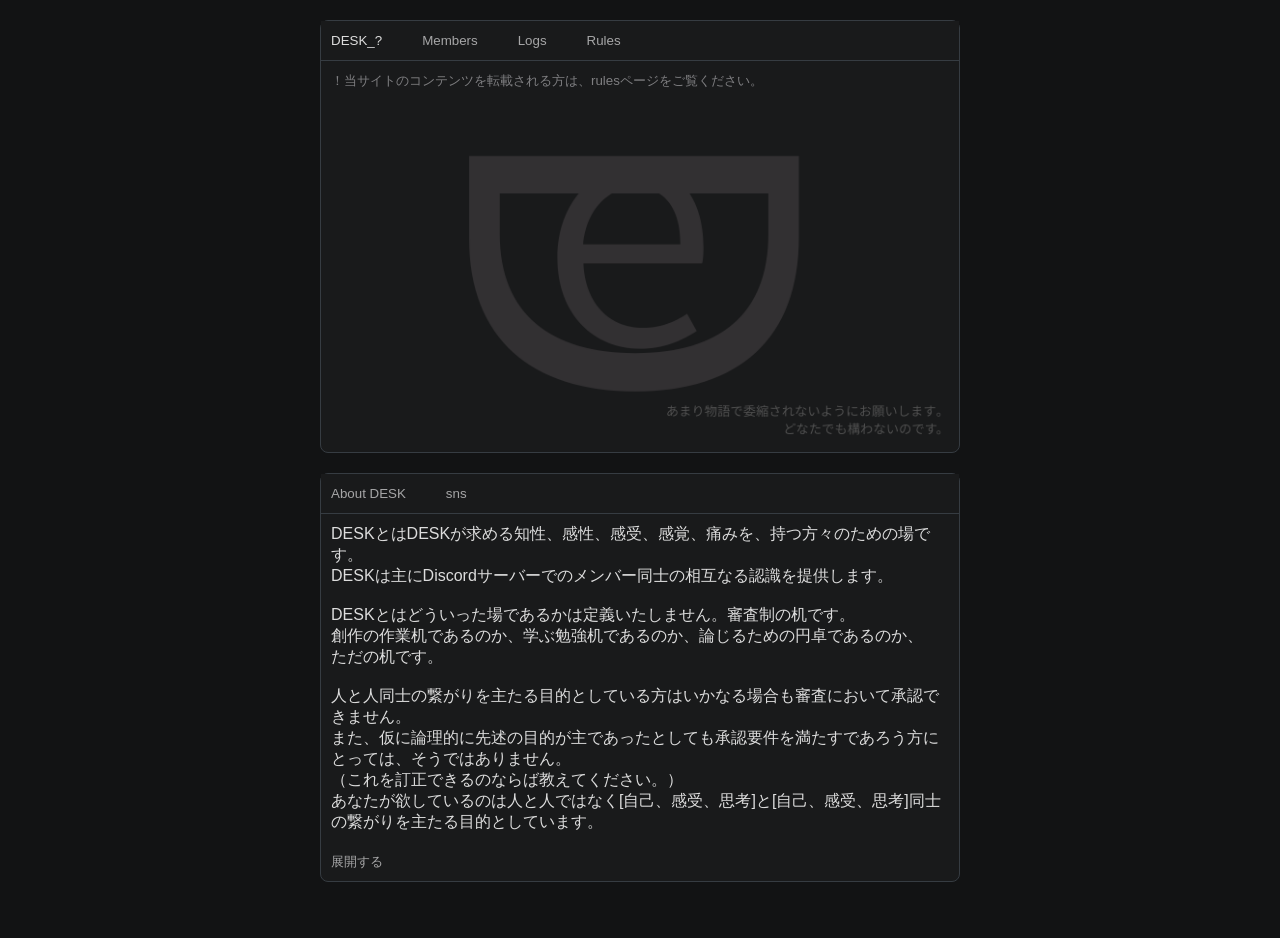
<file: index.html>
<!DOCTYPE html>
<html lang="ja">

<head>
    <meta charset="UTF-8">
    <meta name="theme-color" content="#000000">
    <meta name="viewport" content="width=device-width, initial-scale=1.0">
    <meta name="description"
        content="DESKとはDESKが求める知性、感性、感受、感覚、痛みを、持つ方々のための場です。DESKは主にDiscordサーバーでのメンバー同士の相互なる認識を提供します。">
    <title>DESK</title>
    <link rel="stylesheet" href="style.css">
    <link rel="icon" href="favicon.png" type="image/png">
</head>

<body class="font">
    <div class="AboutDesk">

        <div class="AboutDeskLeft hide" style="font-size: 120%; color: #00000000;">
        </div>

        <div class="AboutDeskCenterBlanc selnoback">
            <div class="AboutDeskCenter">
                <header class="Header">
                    <button class="HButton" style="color: #dddddd;">DESK_?</button>
                    <button class="HButton" onclick="location.href='members/members.html'">Members</button>
                    <button class="HButton" onclick="location.href='chatlogs/logs.html'">Logs</button>
                    <!-- <button class="HButton" onclick="location.href='works/works.html'">Works</button> -->
                    <button class="HButton" onclick="location.href='rules/rules.html'">Rules</button>
                </header>
                <div class="left">
                    <small class="gray">！当サイトのコンテンツを転載される方は、rulesページをご覧ください。</small><br>
                    <img alt="DESK eye" src="catch.png" style="object-fit: contain; width: 100%; height: 100%;"></img>
                </div>
            </div>
            <div class="AboutDeskCenter">
                <header class="Header">
                    <button class="HButton" onclick="replaceContent('index_text.html', 'about_desk_c', 'window2')">About
                        DESK</button>
                    <button class="HButton"
                        onclick="replaceContent('index_text.html', 'SNS', 'window2')">sns</button>
                </header>
                <div id="window2">
                    <div class="left">
                        DESKとはDESKが求める知性、感性、感受、感覚、痛みを、持つ方々のための場です。<br>DESKは主にDiscordサーバーでのメンバー同士の相互なる認識を提供します。<br><br>DESKとはどういった場であるかは定義いたしません。審査制の机です。<br>創作の作業机であるのか、学ぶ勉強机であるのか、論じるための円卓であるのか、<br>ただの机です。<br><br>人と人同士の繋がりを主たる目的としている方はいかなる場合も審査において承認できません。<br>また、仮に論理的に先述の目的が主であったとしても承認要件を満たすであろう方にとっては、そうではありません。<br>（これを訂正できるのならば教えてください。）<br>あなたが欲しているのは人と人ではなく[自己、感受、思考]と[自己、感受、思考]同士の繋がりを主たる目的としています。
                        </div>
                    <button class="HButton left" onclick="replaceContent('index_text.html', 'about_desk', 'window2')">
                        展開する</button>
                </div>
            </div>
            <div><br><br></div>
        </div>
        <div class="AboutDeskRight hide" style="font-size: 110%;">
        </div>

    </div>
</body>
<script src="script.js"></script>
<svg style="display: none;">
    <filter id="noise">
        <feTurbulence type="fractalNoise" baseFrequency="0.8" numOctaves="3" result="noise" />
        <feDisplacementMap in="SourceGraphic" in2="noise" scale="3" />
    </filter>
</svg>
</html>
</file>
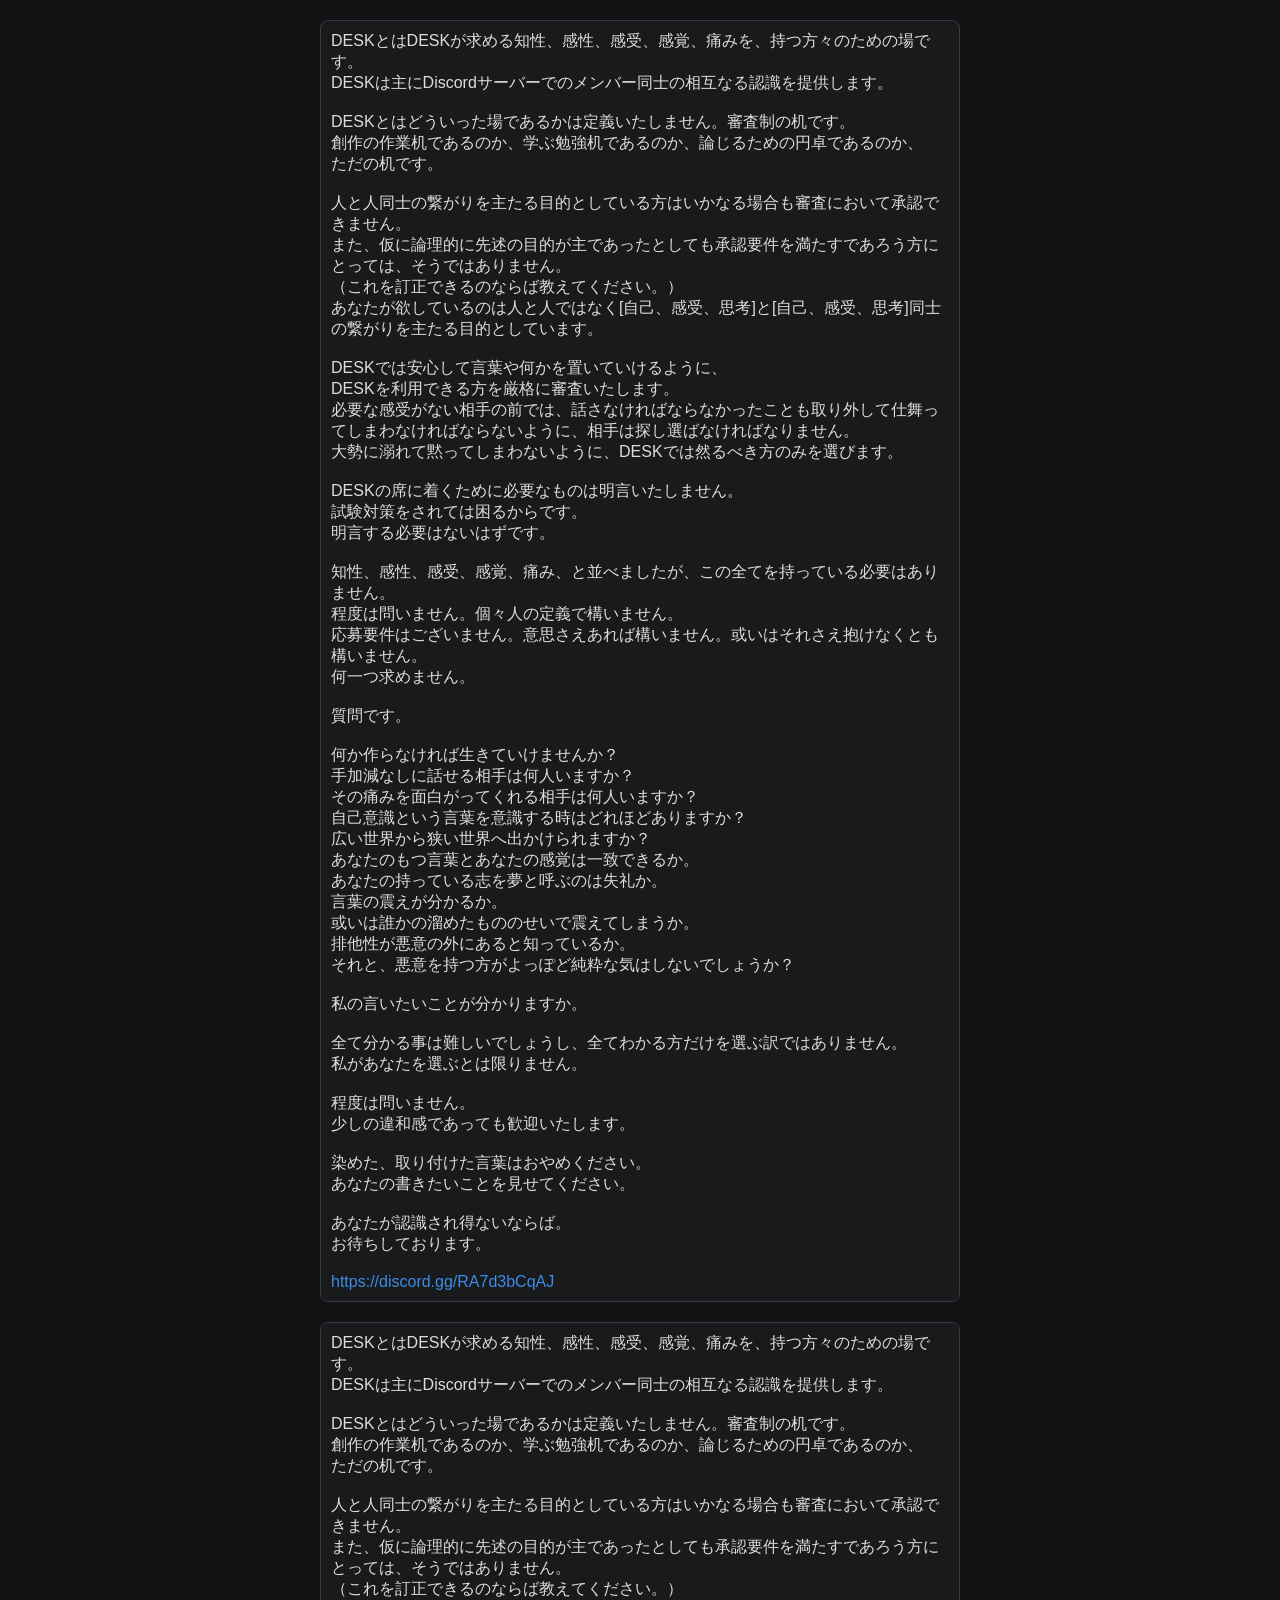
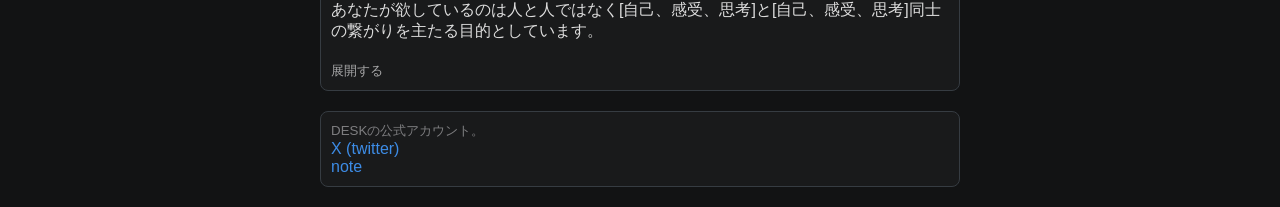
<file: index_text.html>
<html>

<head>
    <meta charset="UTF-8">
    <meta name="viewport" content="width=device-width, initial-scale=1.0">
    <title>テンプレートてきすとページ</title>
    <link rel="stylesheet" href="style.css">
</head>

<body class="font">
    <div class="AboutDesk">
        <div class="AboutDeskLeft"></div>
        <div class="AboutDeskCenterBlanc">

            <div class="AboutDeskCenter">

                <div id="about_desk">
                    <div class="left">
                        DESKとはDESKが求める知性、感性、感受、感覚、痛みを、持つ方々のための場です。<br>DESKは主にDiscordサーバーでのメンバー同士の相互なる認識を提供します。<br><br>DESKとはどういった場であるかは定義いたしません。審査制の机です。<br>創作の作業机であるのか、学ぶ勉強机であるのか、論じるための円卓であるのか、<br>ただの机です。<br><br>人と人同士の繋がりを主たる目的としている方はいかなる場合も審査において承認できません。<br>また、仮に論理的に先述の目的が主であったとしても承認要件を満たすであろう方にとっては、そうではありません。<br>（これを訂正できるのならば教えてください。）<br>あなたが欲しているのは人と人ではなく[自己、感受、思考]と[自己、感受、思考]同士の繋がりを主たる目的としています。<br><br>DESKでは安心して言葉や何かを置いていけるように、<br>DESKを利用できる方を厳格に審査いたします。<br>必要な感受がない相手の前では、話さなければならなかったことも取り外して仕舞ってしまわなければならないように、相手は探し選ばなければなりません。<br>大勢に溺れて黙ってしまわないように、DESKでは然るべき方のみを選びます。<br><br>DESKの席に着くために必要なものは明言いたしません。<br>試験対策をされては困るからです。<br>明言する必要はないはずです。<br><br>知性、感性、感受、感覚、痛み、と並べましたが、この全てを持っている必要はありません。<br>程度は問いません。個々人の定義で構いません。<br>応募要件はございません。意思さえあれば構いません。或いはそれさえ抱けなくとも構いません。<br>何一つ求めません。<br><br>質問です。<br><br>何か作らなければ生きていけませんか？<br>手加減なしに話せる相手は何人いますか？<br>その痛みを面白がってくれる相手は何人いますか？<br>自己意識という言葉を意識する時はどれほどありますか？<br>広い世界から狭い世界へ出かけられますか？<br>あなたのもつ言葉とあなたの感覚は一致できるか。<br>あなたの持っている志を夢と呼ぶのは失礼か。<br>言葉の震えが分かるか。<br>或いは誰かの溜めたもののせいで震えてしまうか。<br>排他性が悪意の外にあると知っているか。<br>それと、悪意を持つ方がよっぽど純粋な気はしないでしょうか？<br><br>私の言いたいことが分かりますか。<br><br>全て分かる事は難しいでしょうし、全てわかる方だけを選ぶ訳ではありません。<br>私があなたを選ぶとは限りません。<br><br>程度は問いません。<br>少しの違和感であっても歓迎いたします。<br><br>染めた、取り付けた言葉はおやめください。<br>あなたの書きたいことを見せてください。<br><br>あなたが認識され得ないならば。<br>お待ちしております。<br><br><a
                            href="https://discord.gg/RA7d3bCqAJ">https://discord.gg/RA7d3bCqAJ</a>
                    </div>
                </div>

            </div>

            <!--切り替えボタンで送信したIDと一致するタグの子要素が出力先に表示される仕組み。-->
            <!--なのでボタンで指定した切り替えるソースのIDを一致させる。このテンプレの場合<div id="ここ">-->
            <!--次のコメントまでをコピーしてAboutDeskCenterBlanc直下に張り付け。-->
            <div class="AboutDeskCenter">

                <div id="about_desk_c">
                    <div class="left">
                        DESKとはDESKが求める知性、感性、感受、感覚、痛みを、持つ方々のための場です。<br>DESKは主にDiscordサーバーでのメンバー同士の相互なる認識を提供します。<br><br>DESKとはどういった場であるかは定義いたしません。審査制の机です。<br>創作の作業机であるのか、学ぶ勉強机であるのか、論じるための円卓であるのか、<br>ただの机です。<br><br>人と人同士の繋がりを主たる目的としている方はいかなる場合も審査において承認できません。<br>また、仮に論理的に先述の目的が主であったとしても承認要件を満たすであろう方にとっては、そうではありません。<br>（これを訂正できるのならば教えてください。）<br>あなたが欲しているのは人と人ではなく[自己、感受、思考]と[自己、感受、思考]同士の繋がりを主たる目的としています。
                        </div>
                    <button class="HButton left" onclick="replaceContent('index_text.html', 'about_desk', 'window2')">
                        展開する</button>
                </div>

            </div>
            <!--ここまで-->

            <div class="AboutDeskCenter">

                <div id="SNS">
                    <div class="left">
                        <small class="gray">DESKの公式アカウント。</small><br>
                        <a href="https://x.com/DESK_DesKa">X (twitter)</a><br>
                        <a href="https://note.com/desk_deska">note</a><br>
                    </div>
                </div>

            </div>

        </div>
        <div class="AboutDeskRight"></div>

    </div>
</body>

</html>
</file>
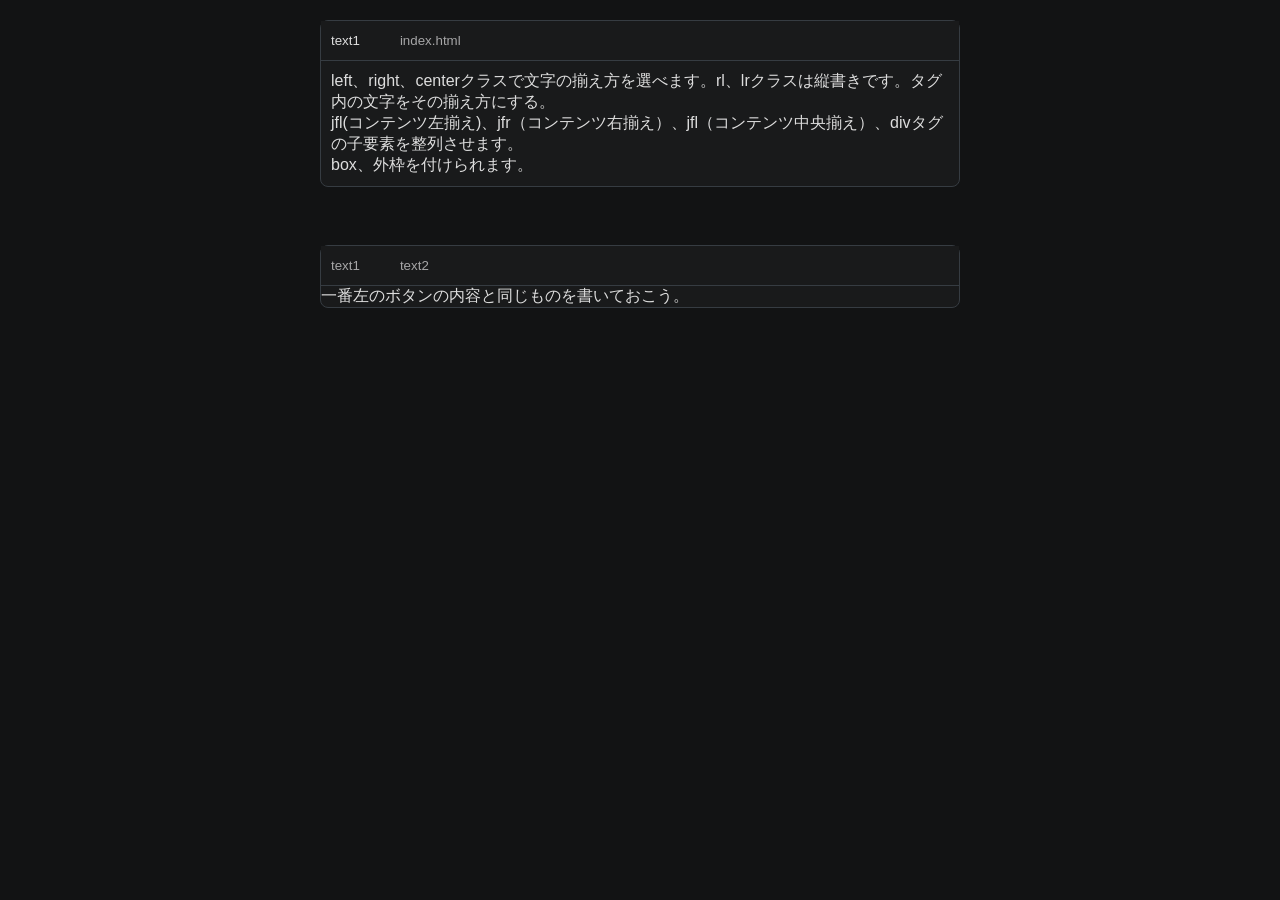
<file: temp.html>
<!DOCTYPE html>
<html lang="ja">

<head>
    <meta charset="UTF-8">
    <meta name="theme-color" content="#000000">
    <meta name="viewport" content="width=device-width, initial-scale=1.0">
    <!--ページの説明-->
    <meta name="description" content="テンプレートのファイル">
    <!--ページ名ここに-->
    <title>テンプレートページ</title>
    <!--フォルダの階層に合わせてここのリンクを変えて。-->
    <link rel="stylesheet" href="style.css">
    <link rel="icon" href="favicon.png" type="image/png">
</head>

<!--fontクラスで全体のフォントを決定しています。-->

<body class="font">
    <!--はじめはDESKについての説明ページだけこのレイアウトにするつもりだったけど、いい感じだったから全部使いまわすことにしました。名前を直すのが怖いので、AboutDeskとついています。-->
    <div class="AboutDesk">
        <!--左側の余白。スマホでは見えない。-->
        <div class="AboutDeskLeft"></div>
        <!--中央の空間-->
        <div class="AboutDeskCenterBlanc">

            <!--ここから次のコメントまでをコピーしてAboutDeskCenterBlanc直下に並べるとウィンドウを増やせる-->
            <div class="AboutDeskCenter">
                <header class="Header">
                    <!--ウィンドウのヘッダーのためのボタン。-->
                    <!--今開いているページならボタンカラー style="color: #dddddd;" -->
                    <button class="HButton" style="color: #dddddd;">text1</button>
                    <button class="HButton" onclick="location.href='index.html'">index.html</button>
                </header>
                <div class="left">
                    left、right、centerクラスで文字の揃え方を選べます。rl、lrクラスは縦書きです。タグ内の文字をその揃え方にする。<br>
                    jfl(コンテンツ左揃え)、jfr（コンテンツ右揃え）、jfl（コンテンツ中央揃え）、divタグの子要素を整列させます。<br>
                    box、外枠を付けられます。
                </div>
            </div>
            <div><br></div>
            <!--ここまで-->

            <!--ウィンドウ内のコンテンツを切り替えるヘッダーボタンのテンプレート。script.jsのリンクがあってることを確認。-->
            <div class="AboutDeskCenter">
                <header class="Header">
                    <!--ボタンカラーの切り替えはめんどいので放棄。-->
                    <!--onclick="replaceContent('ここにソース先のファイルのパス', 'ソース先のファイルのソースのID', '出力先のID')"-->
                    <!--ソース先のファイルも作成すること。ソース用のテンプレートファイルはtemp_text.htmlです。-->
                    <!--Scriptを使うので一番下のパスを合わせておいて。-->
                    <button class="HButton" onclick="replaceContent('temp_text.html', 'text1', 'window2')">text1</button>
                    <button class="HButton" onclick="replaceContent('temp_text.html', 'text2', 'window2')">text2</button>
                </header>
                <!--挿入先のdivはclassを付けないほうが良き。-->
                <div id="window2">
                    一番左のボタンの内容と同じものを書いておこう。
                </div>
            </div>
            <!--ここまで-->

        </div>

        <!--右側の余白。スマホでは見えない。-->
        <div class="AboutDeskRight"></div>

    </div>
</body>
<!--フォルダの階層に合わせてここのリンクを変えて。-->
<script src="script.js"></script>

</html>
</file>
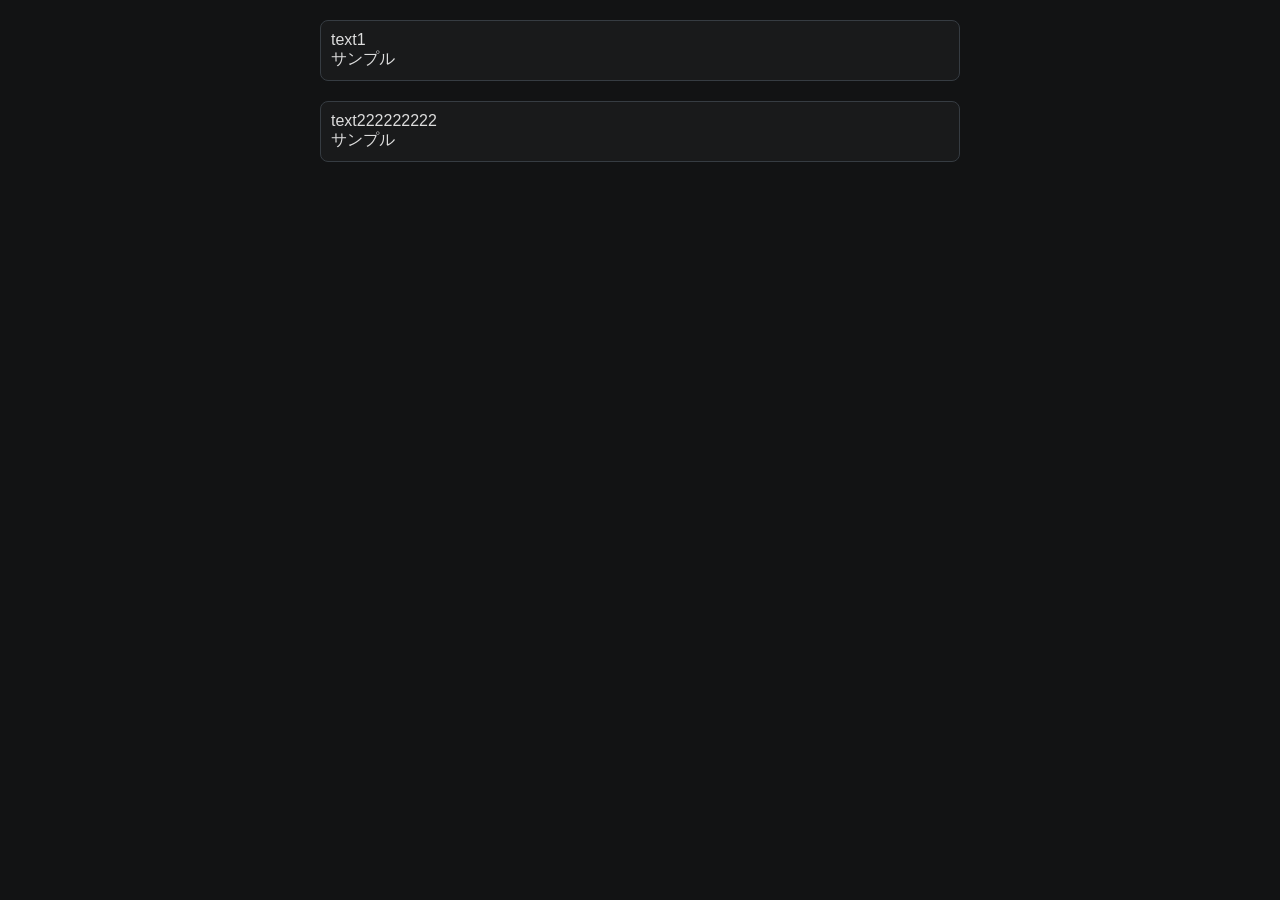
<file: temp_text.html>
<html>

<head>
    <meta charset="UTF-8">
    <meta name="viewport" content="width=device-width, initial-scale=1.0">
    <title>テンプレートてきすとページ</title>
    <link rel="stylesheet" href="style.css">
</head>

<body class="font">
    <div class="AboutDesk">
        <div class="AboutDeskLeft"></div>
        <div class="AboutDeskCenterBlanc">

            <!--切り替えボタンで送信したIDと一致するタグの子要素が出力先に表示される仕組み。-->
            <!--なのでボタンで指定した切り替えるソースのIDを一致させる。このテンプレの場合<div id="ここ">-->
            <!--次のコメントまでをコピーしてAboutDeskCenter直下に張り付け。-->
            <div class="AboutDeskCenter">

                <div id="text1">
                    <div class="left">
                        text1<br>
                        サンプル
                    </div>
                </div>

            </div>
            <!--ここまで-->

            <div class="AboutDeskCenter">

                <div id="text2">
                    <div class="left">
                        text222222222<br>
                        サンプル
                    </div>
                </div>

            </div>

        </div>
        <div class="AboutDeskRight"></div>

    </div>
</body>

</html>
</file>
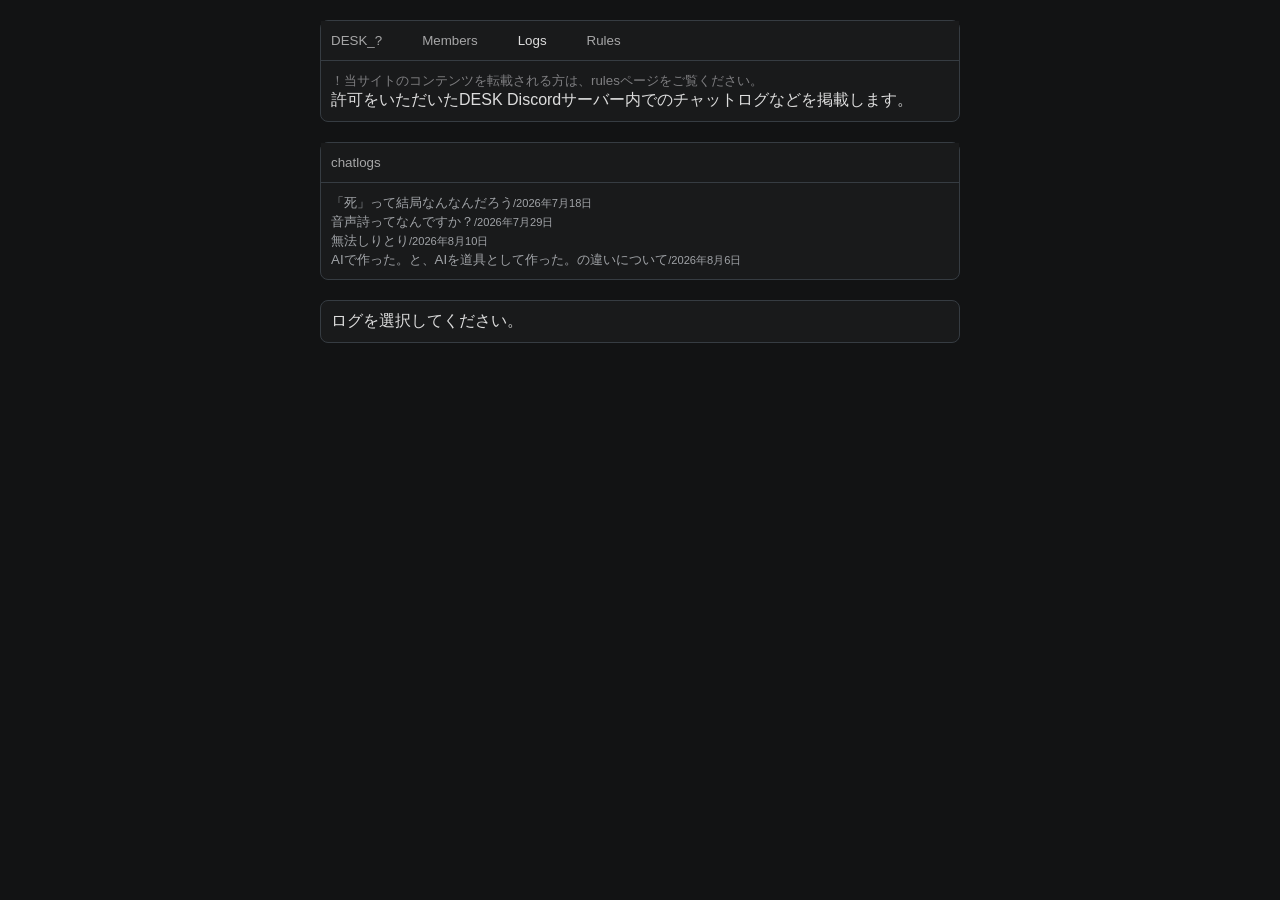
<file: chatlogs/logs.html>
<!DOCTYPE html>
<html lang="ja">

<head>
    <meta charset="UTF-8">
    <meta name="theme-color" content="#000000">
    <meta name="viewport" content="width=device-width, initial-scale=1.0">
    <meta name="description" content="DESKとはDESKが求める知性、感性、感受、感覚、痛みを、持つ方々のための場です。DESKは主にDiscordサーバーでのメンバー同士の相互なる認識を提供します。">
    <title>DESK logs</title>
    <link rel="stylesheet" href="../style.css">
    <link rel="icon" href="../favicon.png" type="image/png">
</head>

<body class="font">
    <div class="AboutDesk">

        <div class="AboutDeskLeft"></div>

        <div class="AboutDeskCenterBlanc">
            <div class="AboutDeskCenter">
                <header class="Header">
                    <button class="HButton" onclick="location.href='../index.html'">DESK_?</button>
                    <button class="HButton" onclick="location.href='../members/members.html'">Members</button>
                    <button class="HButton" style="color: #dddddd;">Logs</button>
                    <!-- <button class="HButton" onclick="location.href='works/works.html'">Works</button> -->
                    <button class="HButton" onclick="location.href='../rules/rules.html'">Rules</button>
                </header>
                <div class="left">
                    <small class="gray">！当サイトのコンテンツを転載される方は、rulesページをご覧ください。</small><br>
                    許可をいただいたDESK Discordサーバー内でのチャットログなどを掲載します。<br>
                </div>
            </div>
            <div class="AboutDeskCenter">
                <header class="Header">
                    <!--ボタンカラーの切り替えはめんどいので放棄。-->
                    <!--onclick="replaceContent('ここにソース先のファイルのパス', 'ソース先のファイルのソースのID', '出力先のID')"-->
                    <!--ソース先のファイルも作成すること。ソース用のテンプレートファイルはtemp_text.htmlです。-->
                    <!--Scriptを使うので一番下のパスを合わせておいて。-->
                    <button class="HButton">chatlogs</button>
                </header>
                <!--挿入先のdivはclassを付けないほうが良き。-->
                <div id="window2">
                    <div class="left">
                    <button class="LButton" onclick="replaceContent('logs_text.html', 'deathmbti', 'logwindow')">「死」って結局なんなんだろう<small>/2026年7月18日</small></button><br>
                    <button class="LButton" onclick="replaceContent('logs_text.html', 'kiichiyuumi', 'logwindow')">音声詩ってなんですか？<small>/2026年7月29日</small></button><br>
                    <button class="LButton" onclick="replaceContent('logs_text.html', 'chaos_Siritori', 'logwindow')">無法しりとり<small>/2026年8月10日</small></button><br>
                    <button class="LButton" onclick="replaceContent('logs_text.html', 'who_is_AIcreater', 'logwindow')">AIで作った。と、AIを道具として作った。の違いについて<small>/2026年8月6日</small></button>
                    </div>
                </div>
            </div>
            <div class="AboutDeskCenter">
                <div id="logwindow">
                    <div class="left">
                    ログを選択してください。
                    </div>
                </div>
            </div>
        </div>
        <div class="AboutDeskRight"></div>

    </div>
</body>
<script src="../script.js"></script>

</html>
</file>
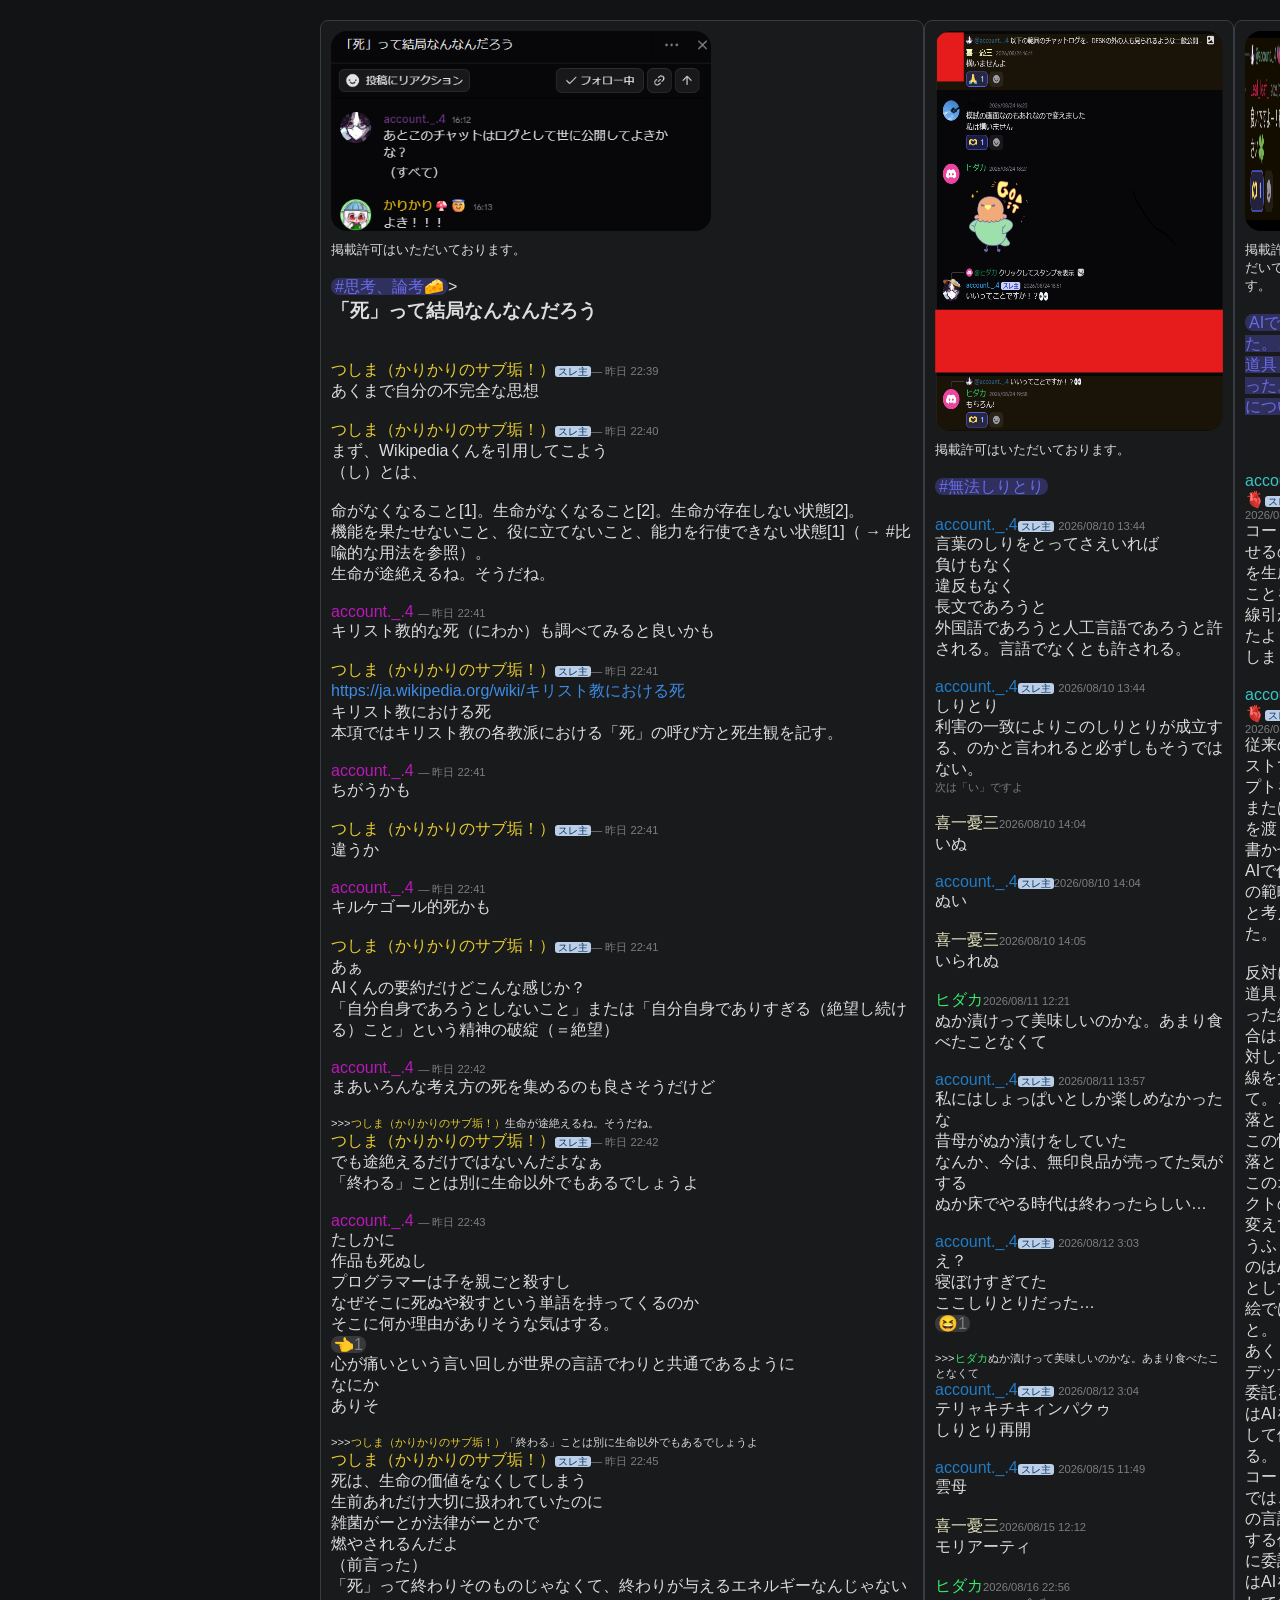
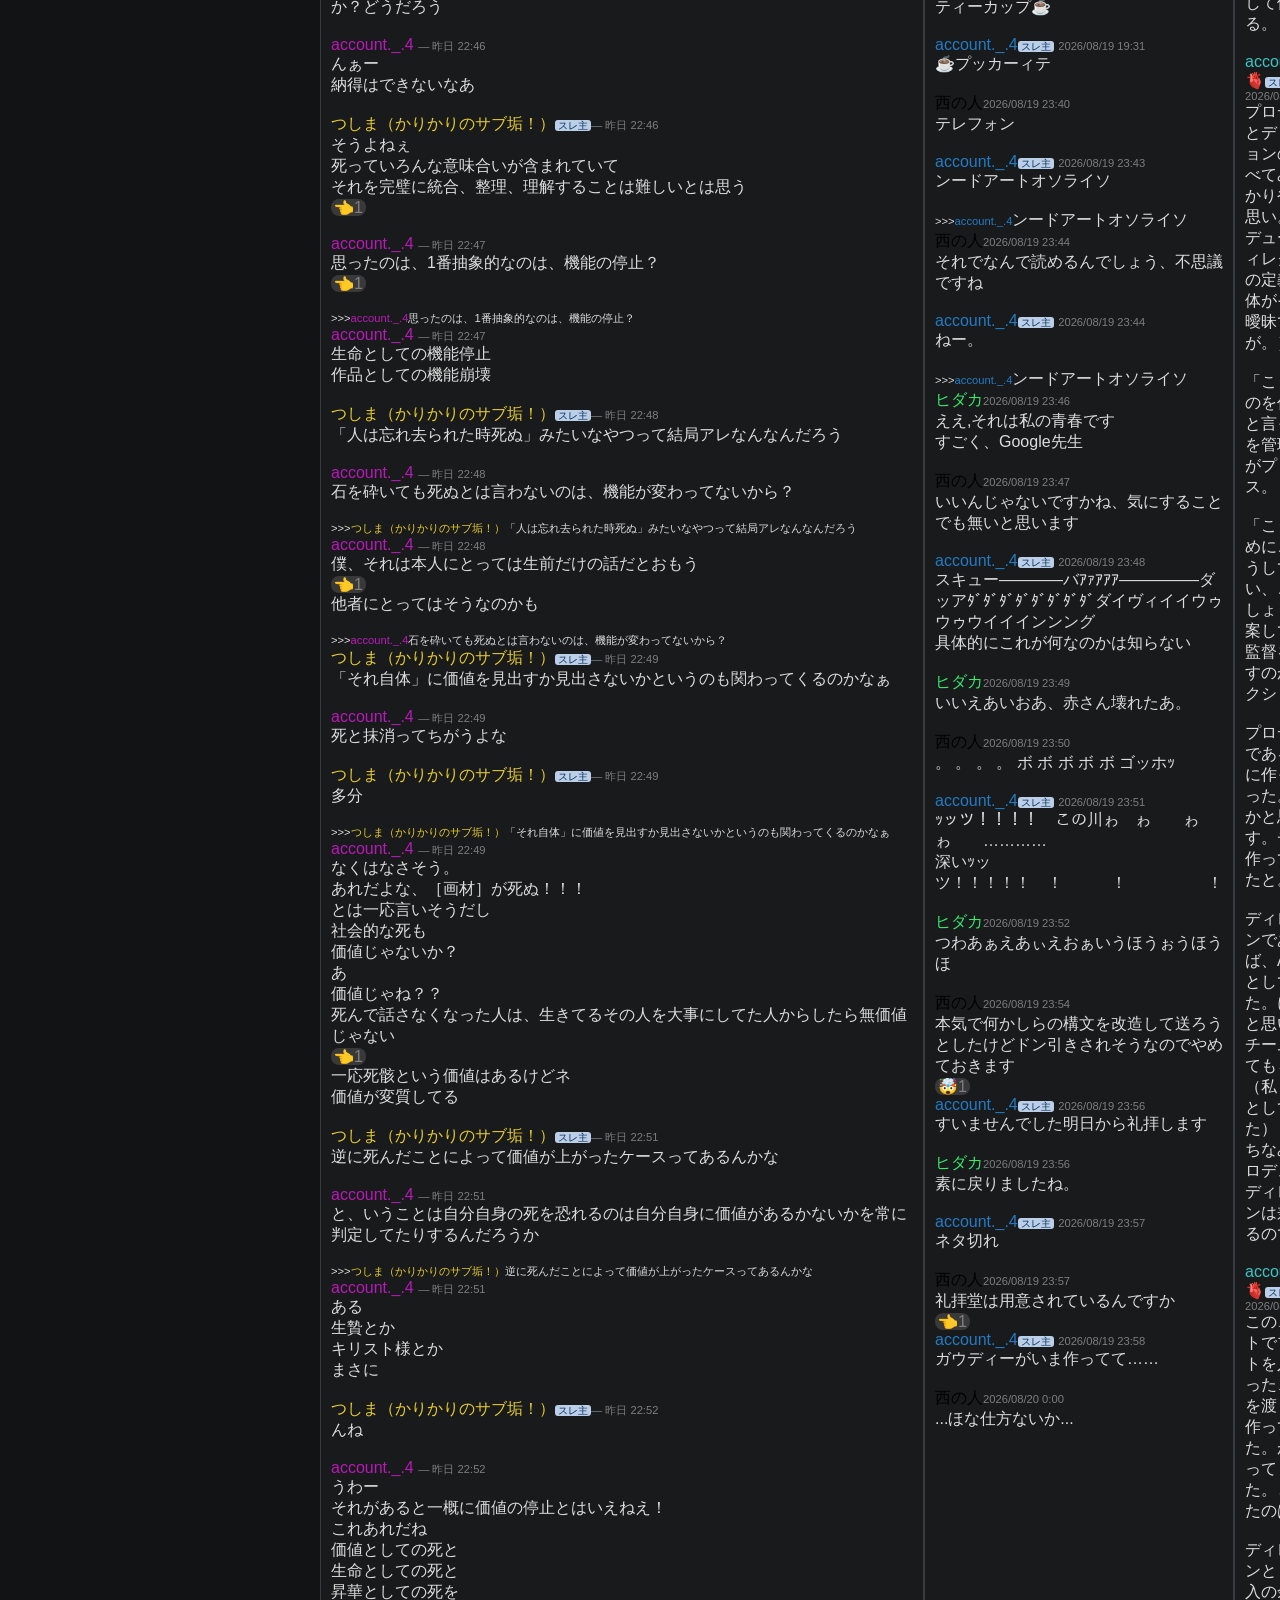
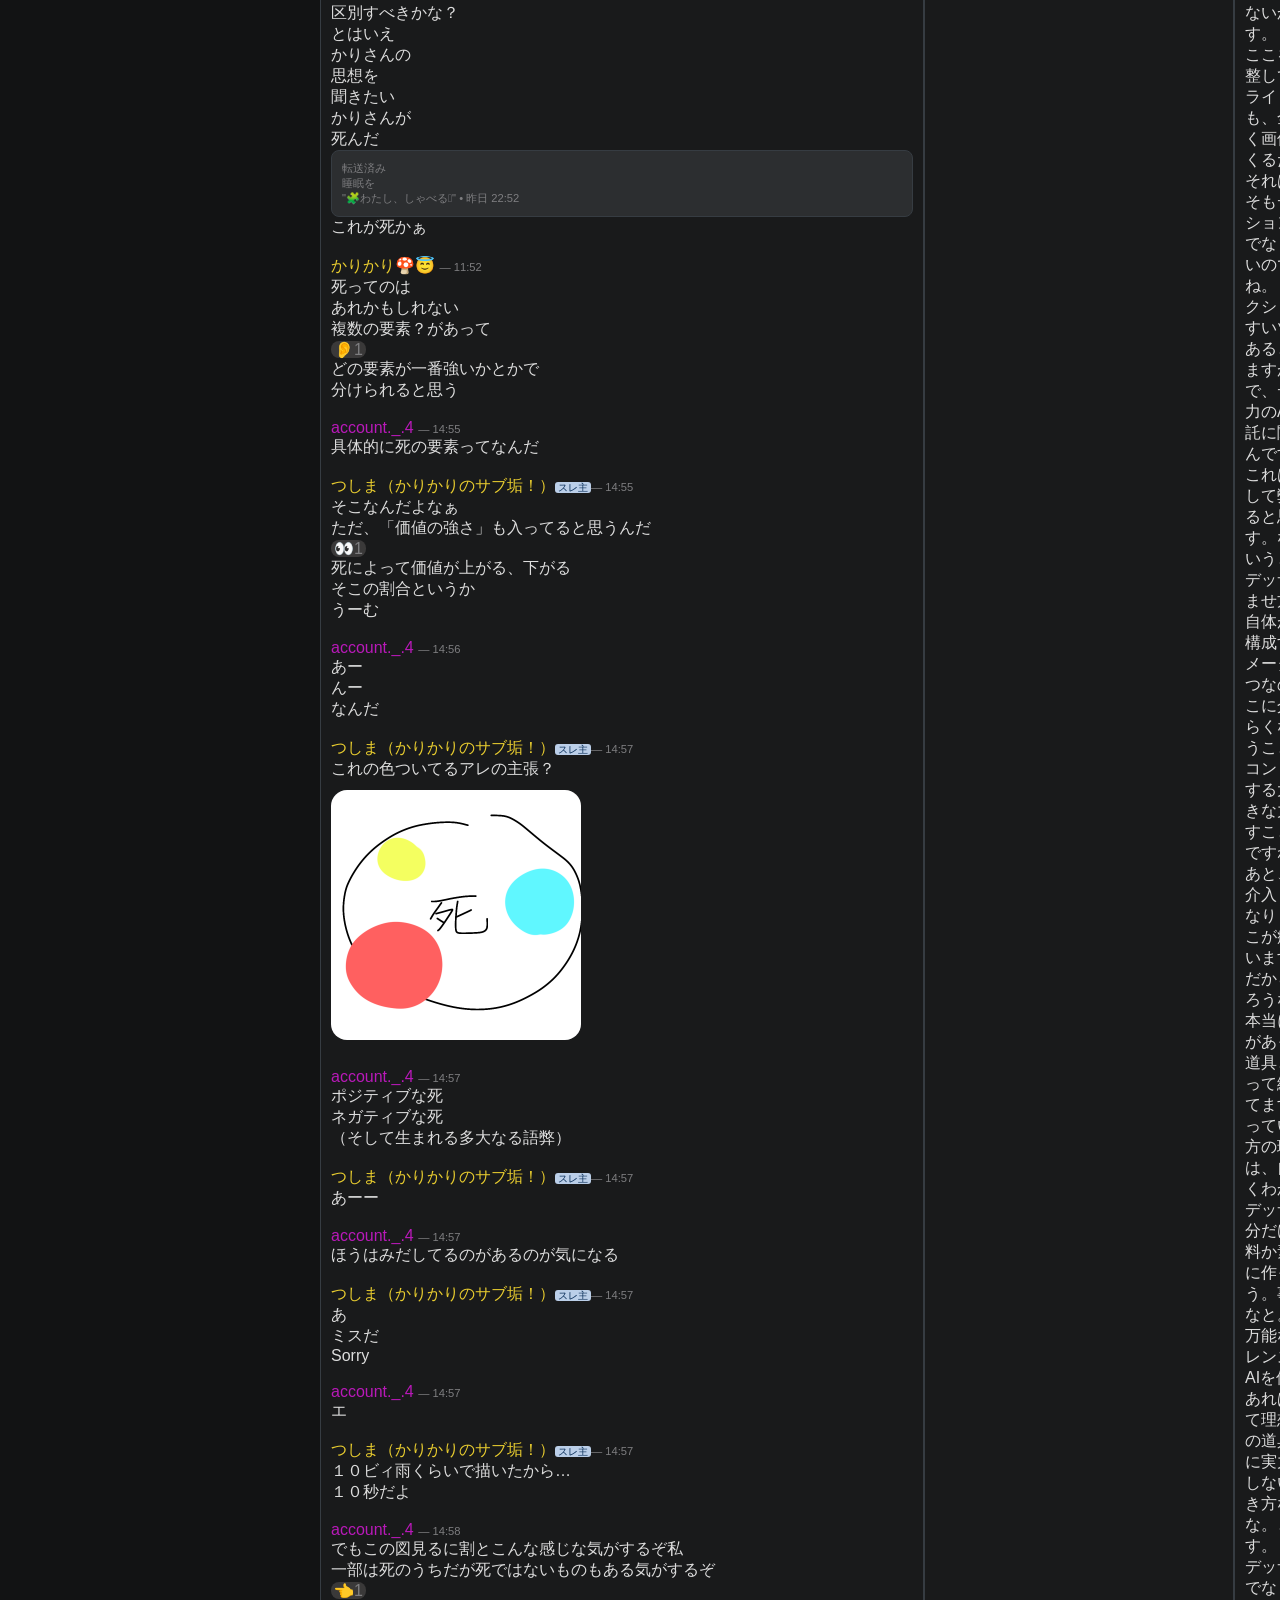
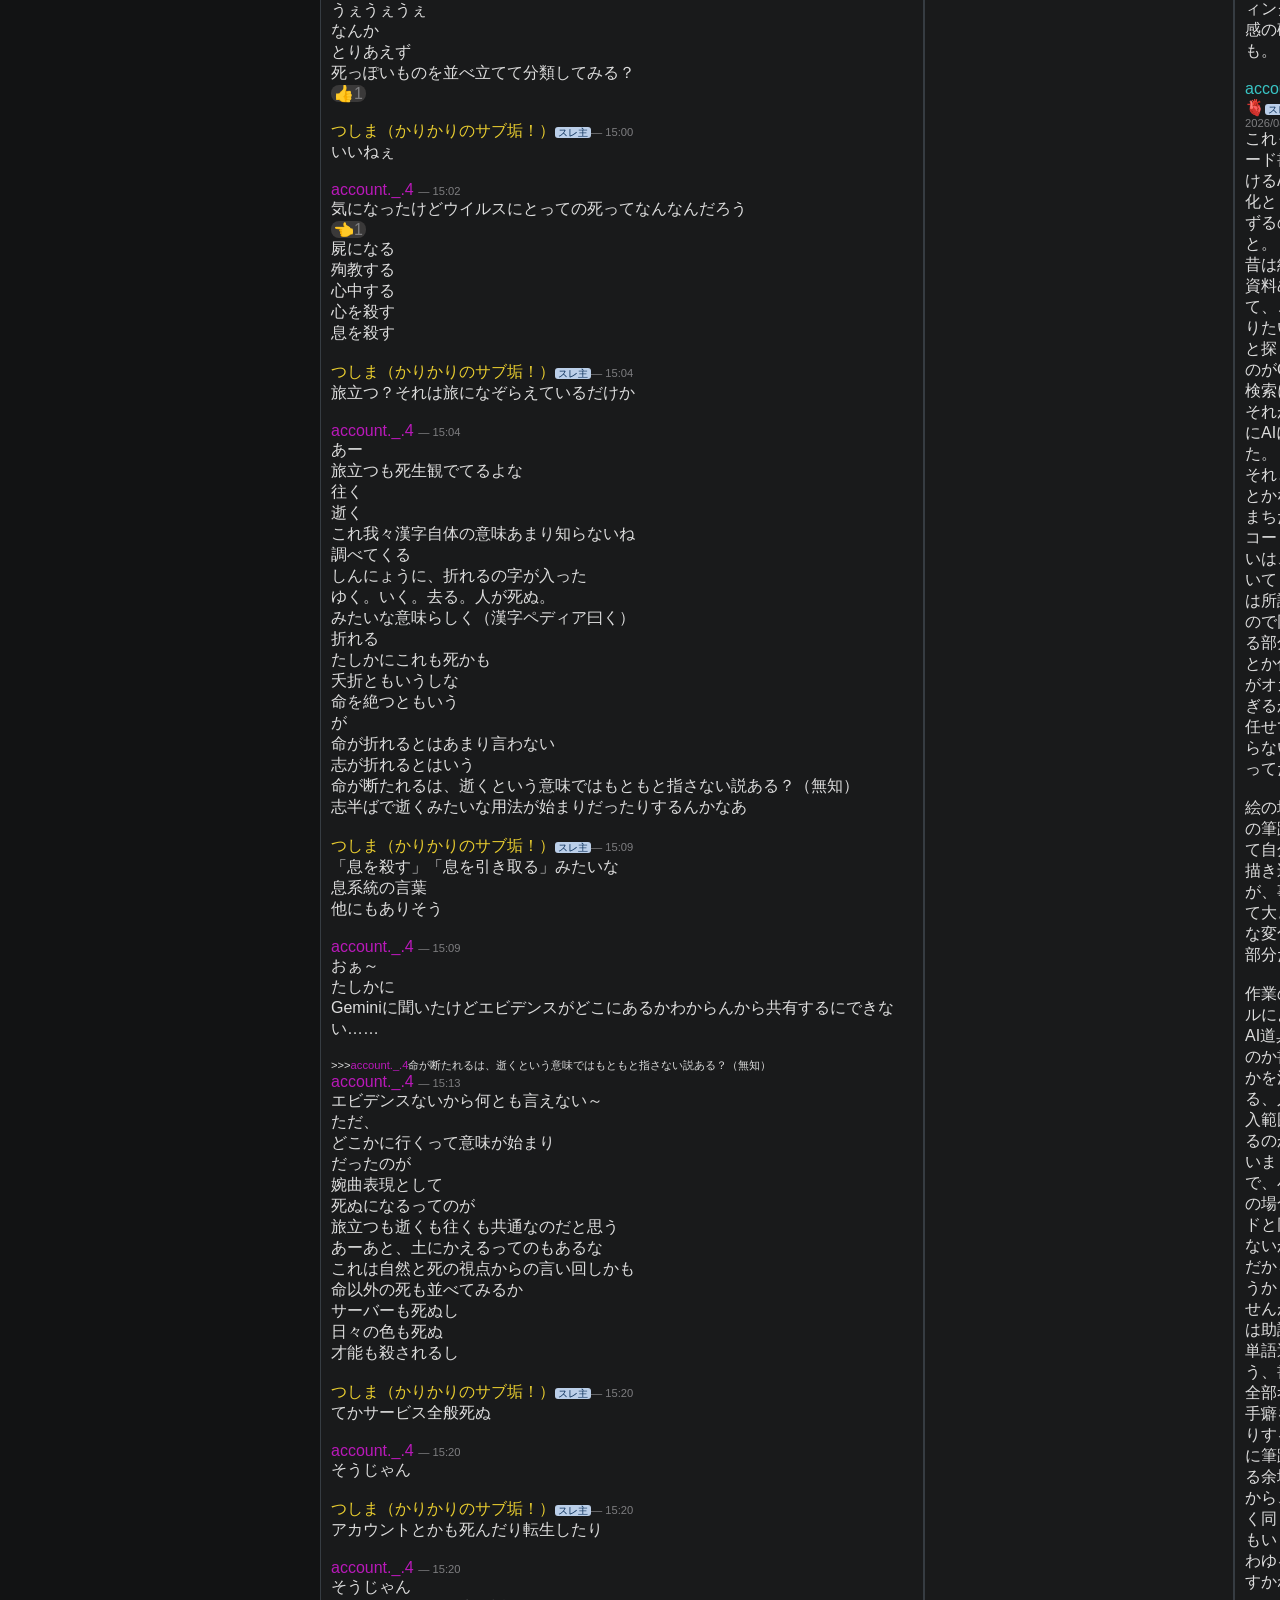
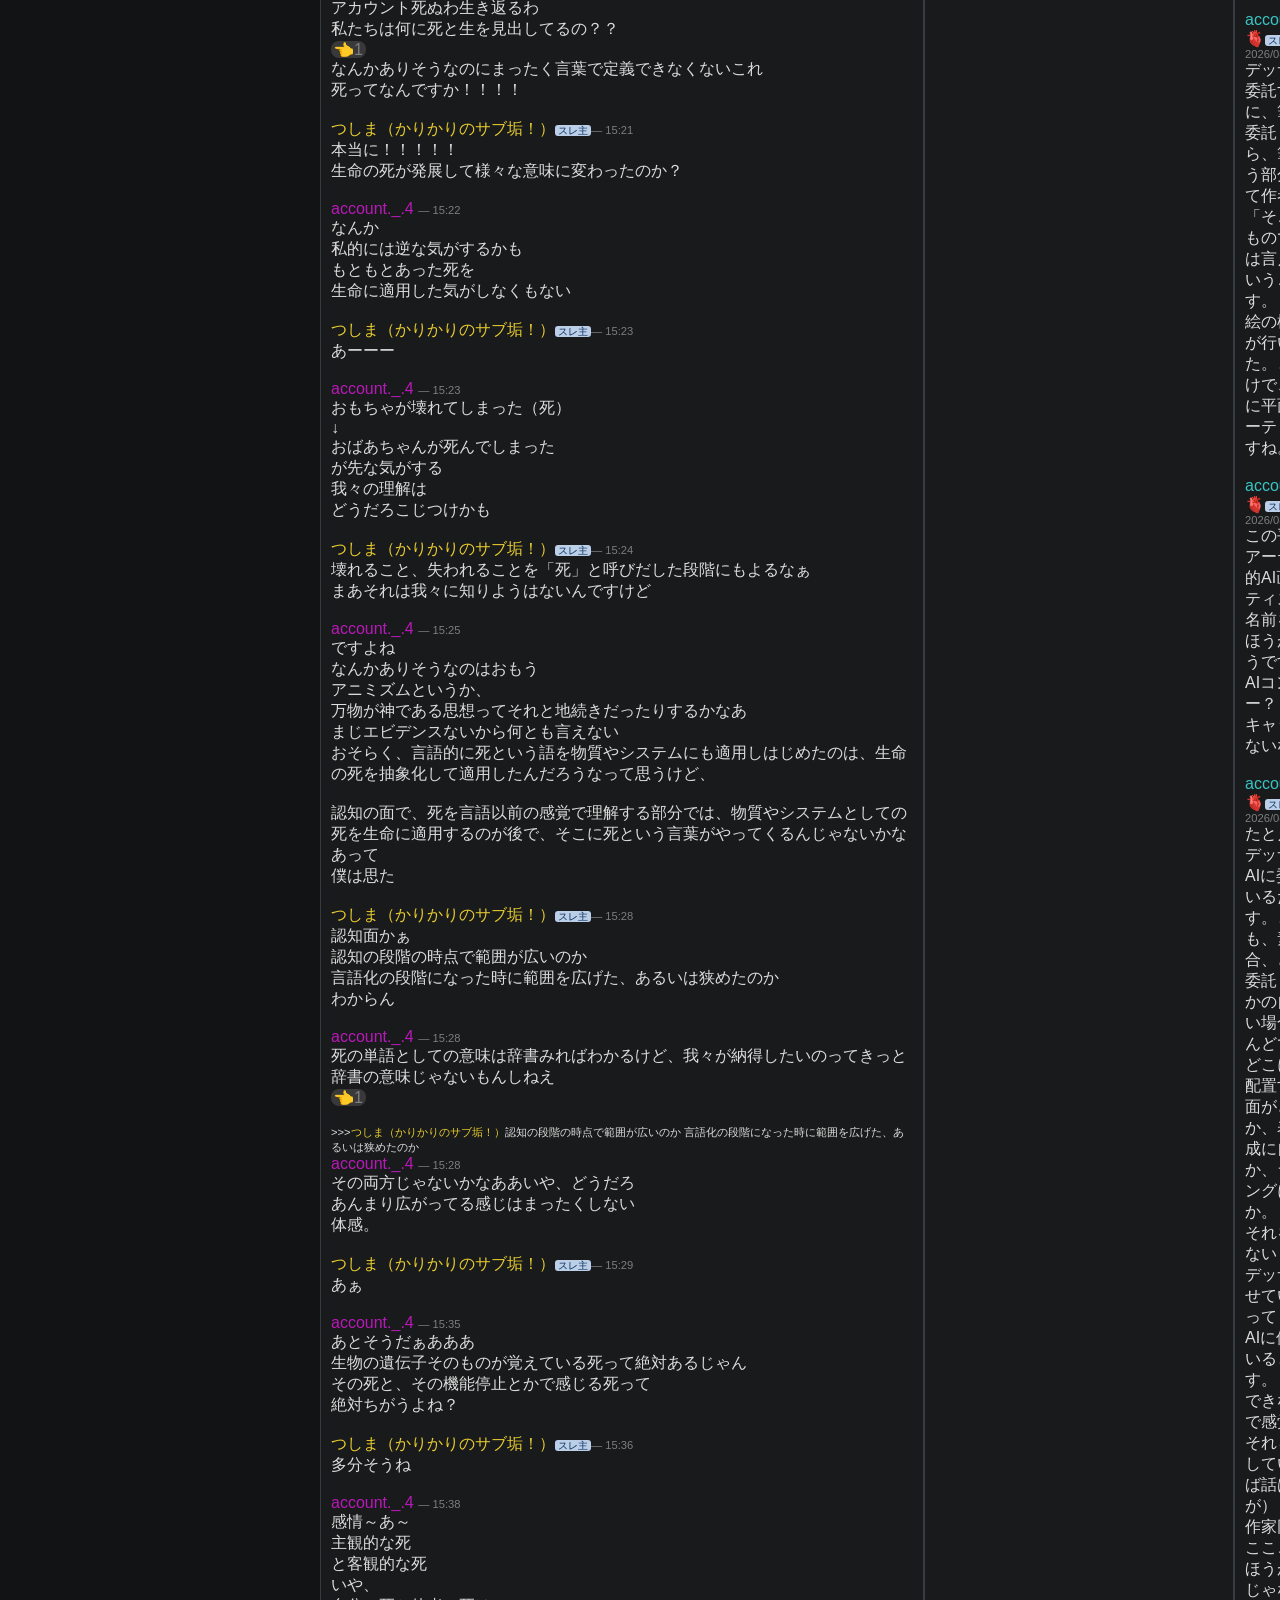
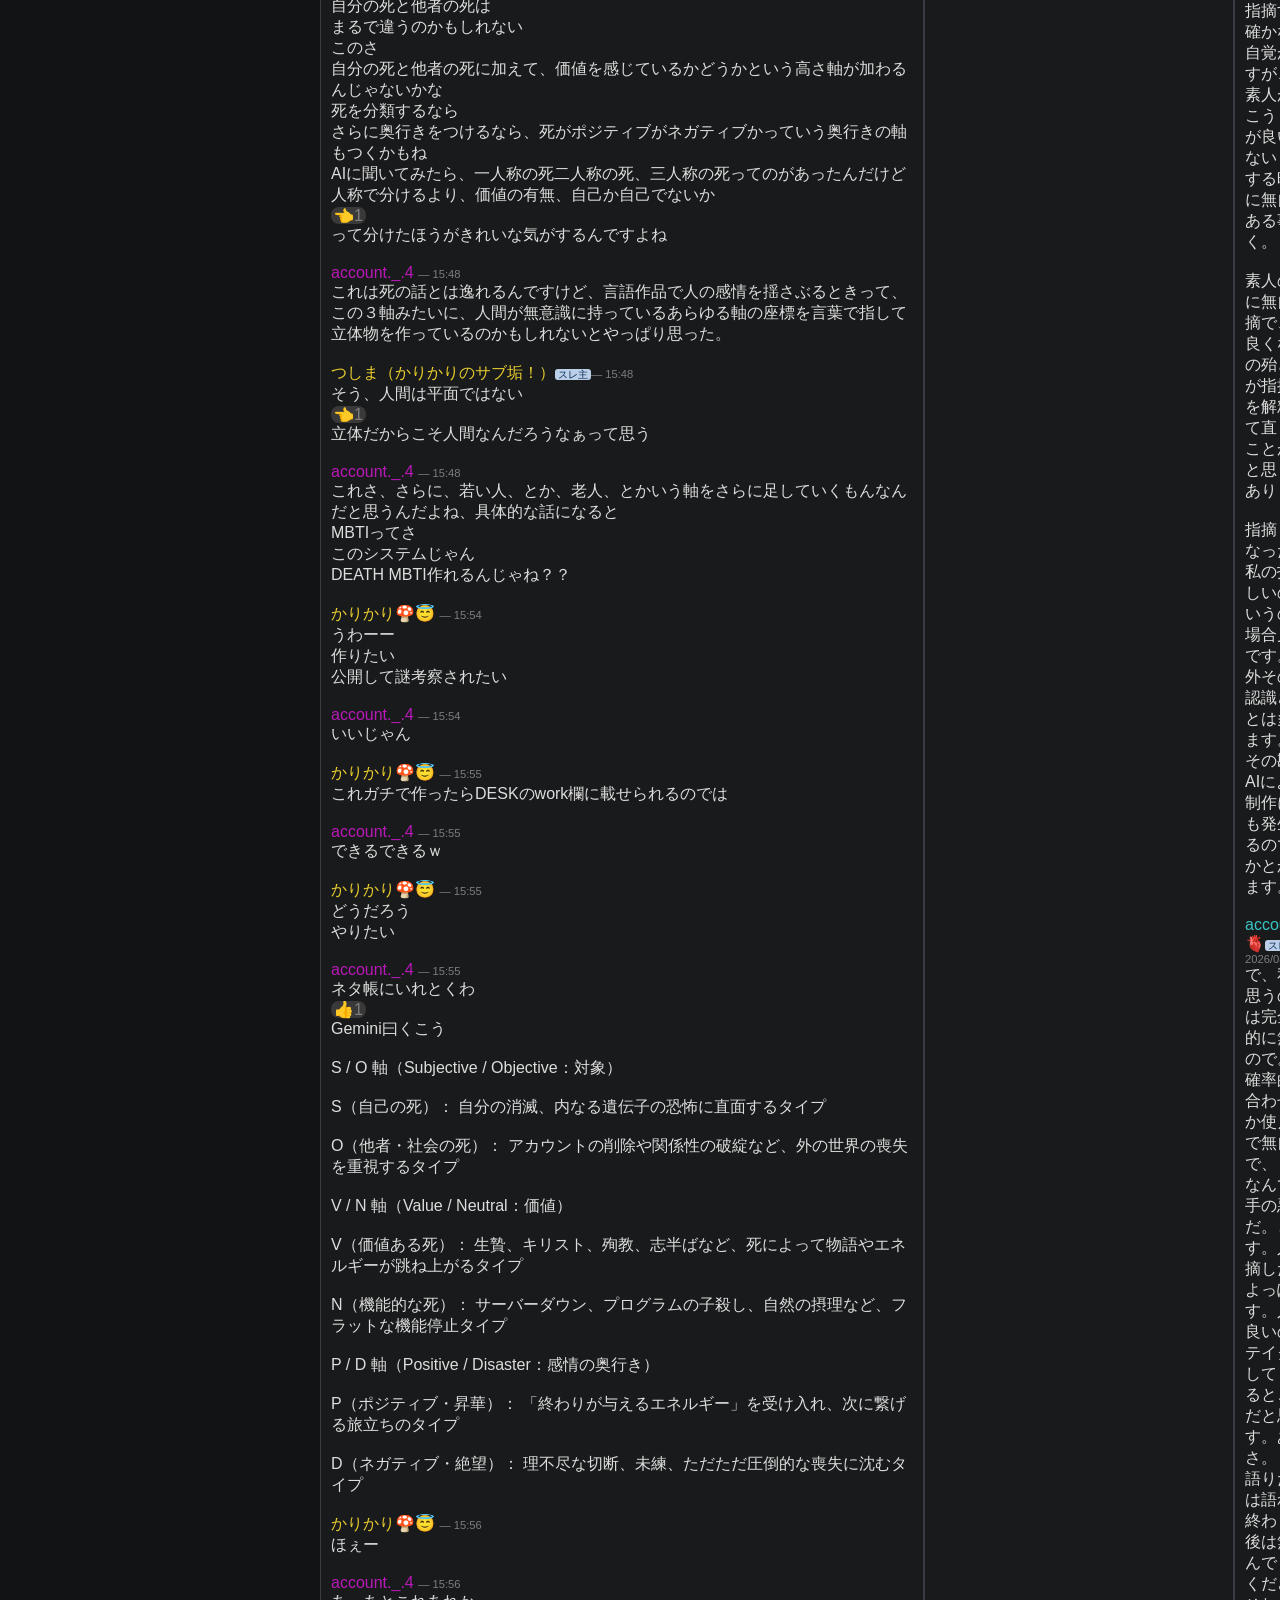
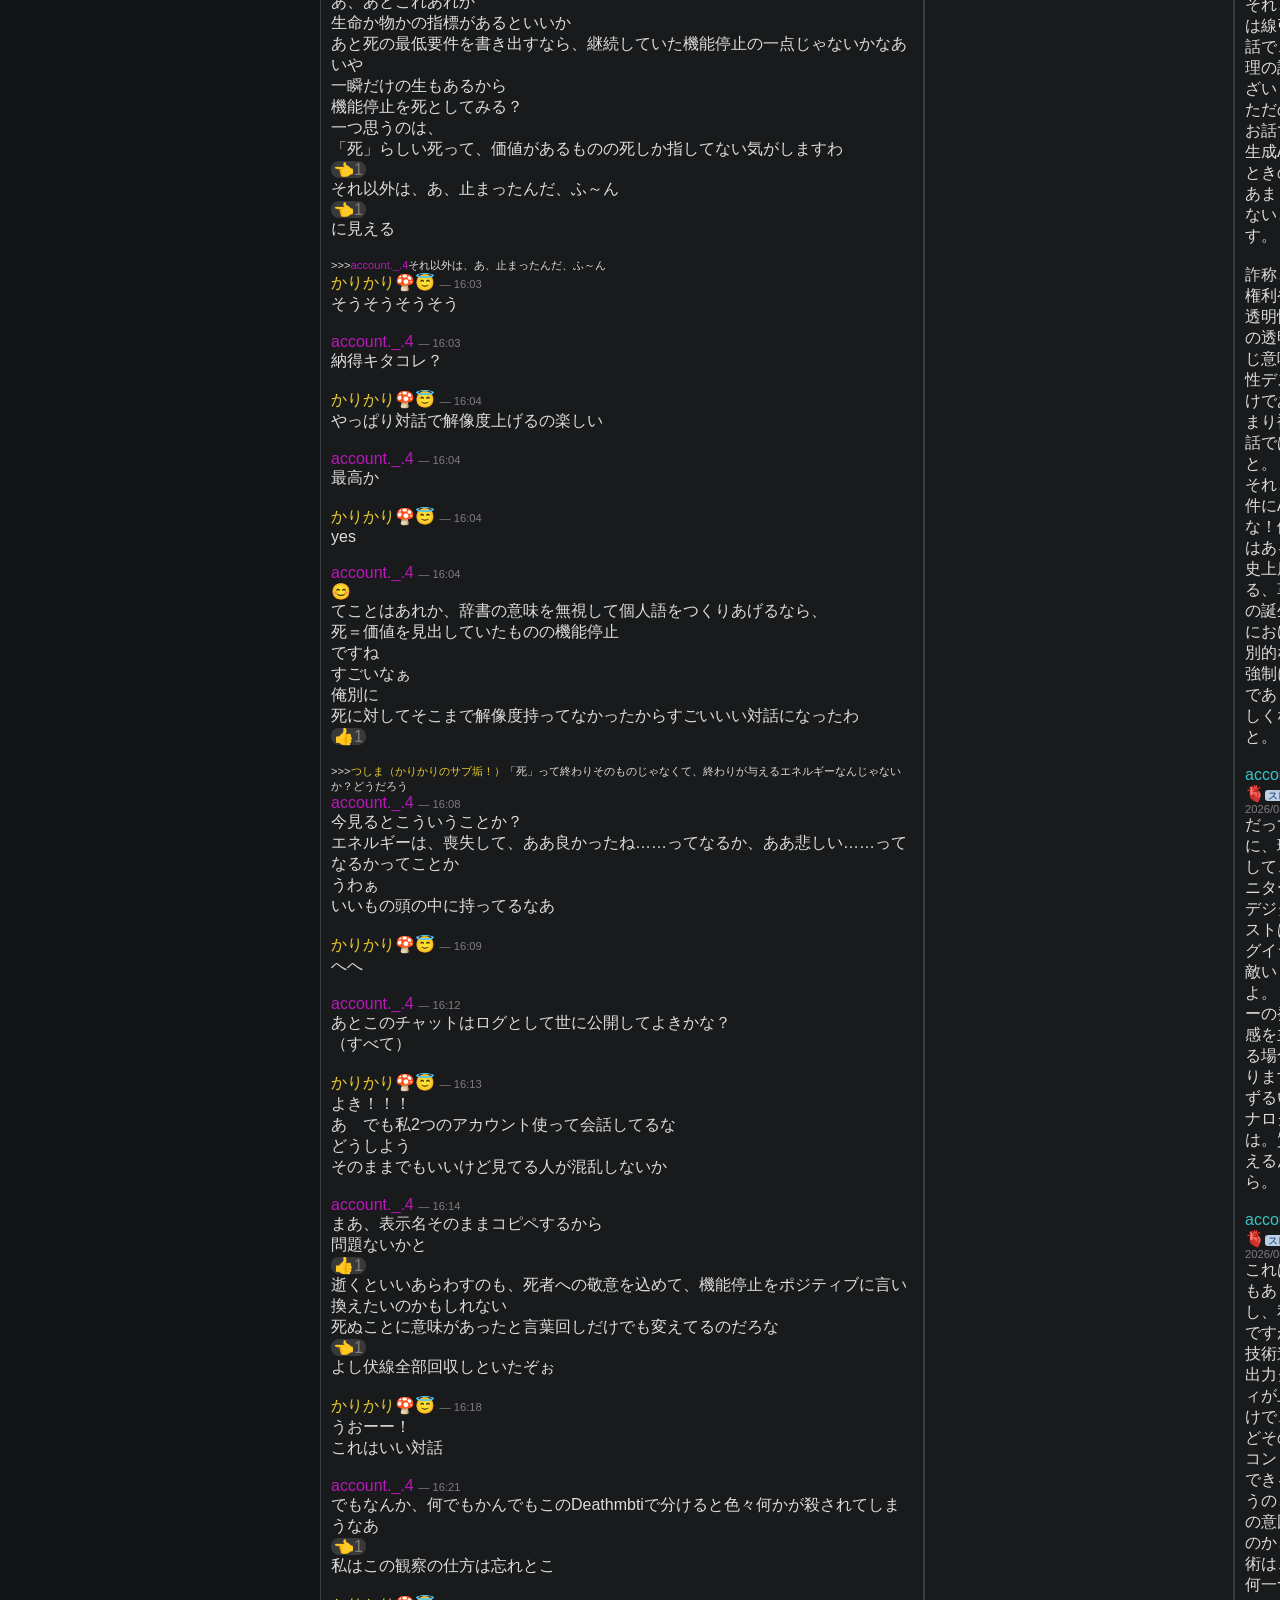
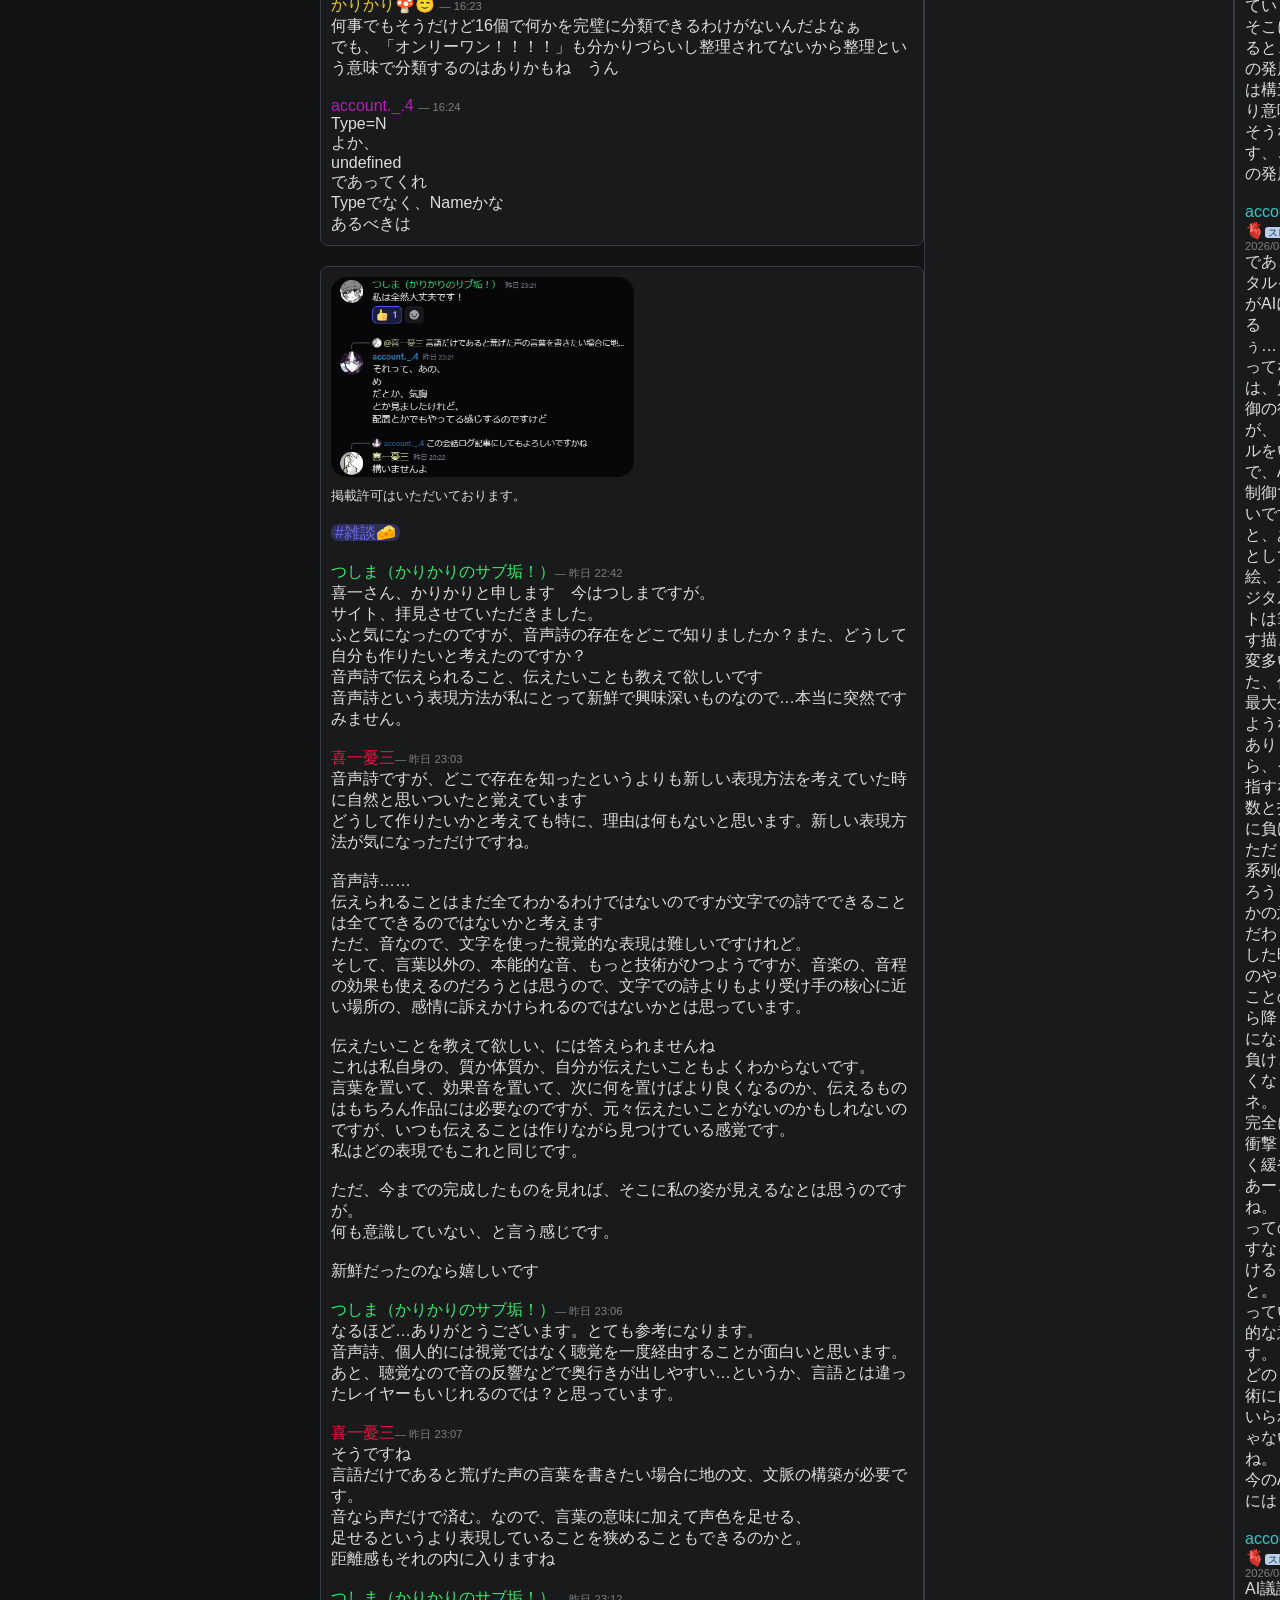
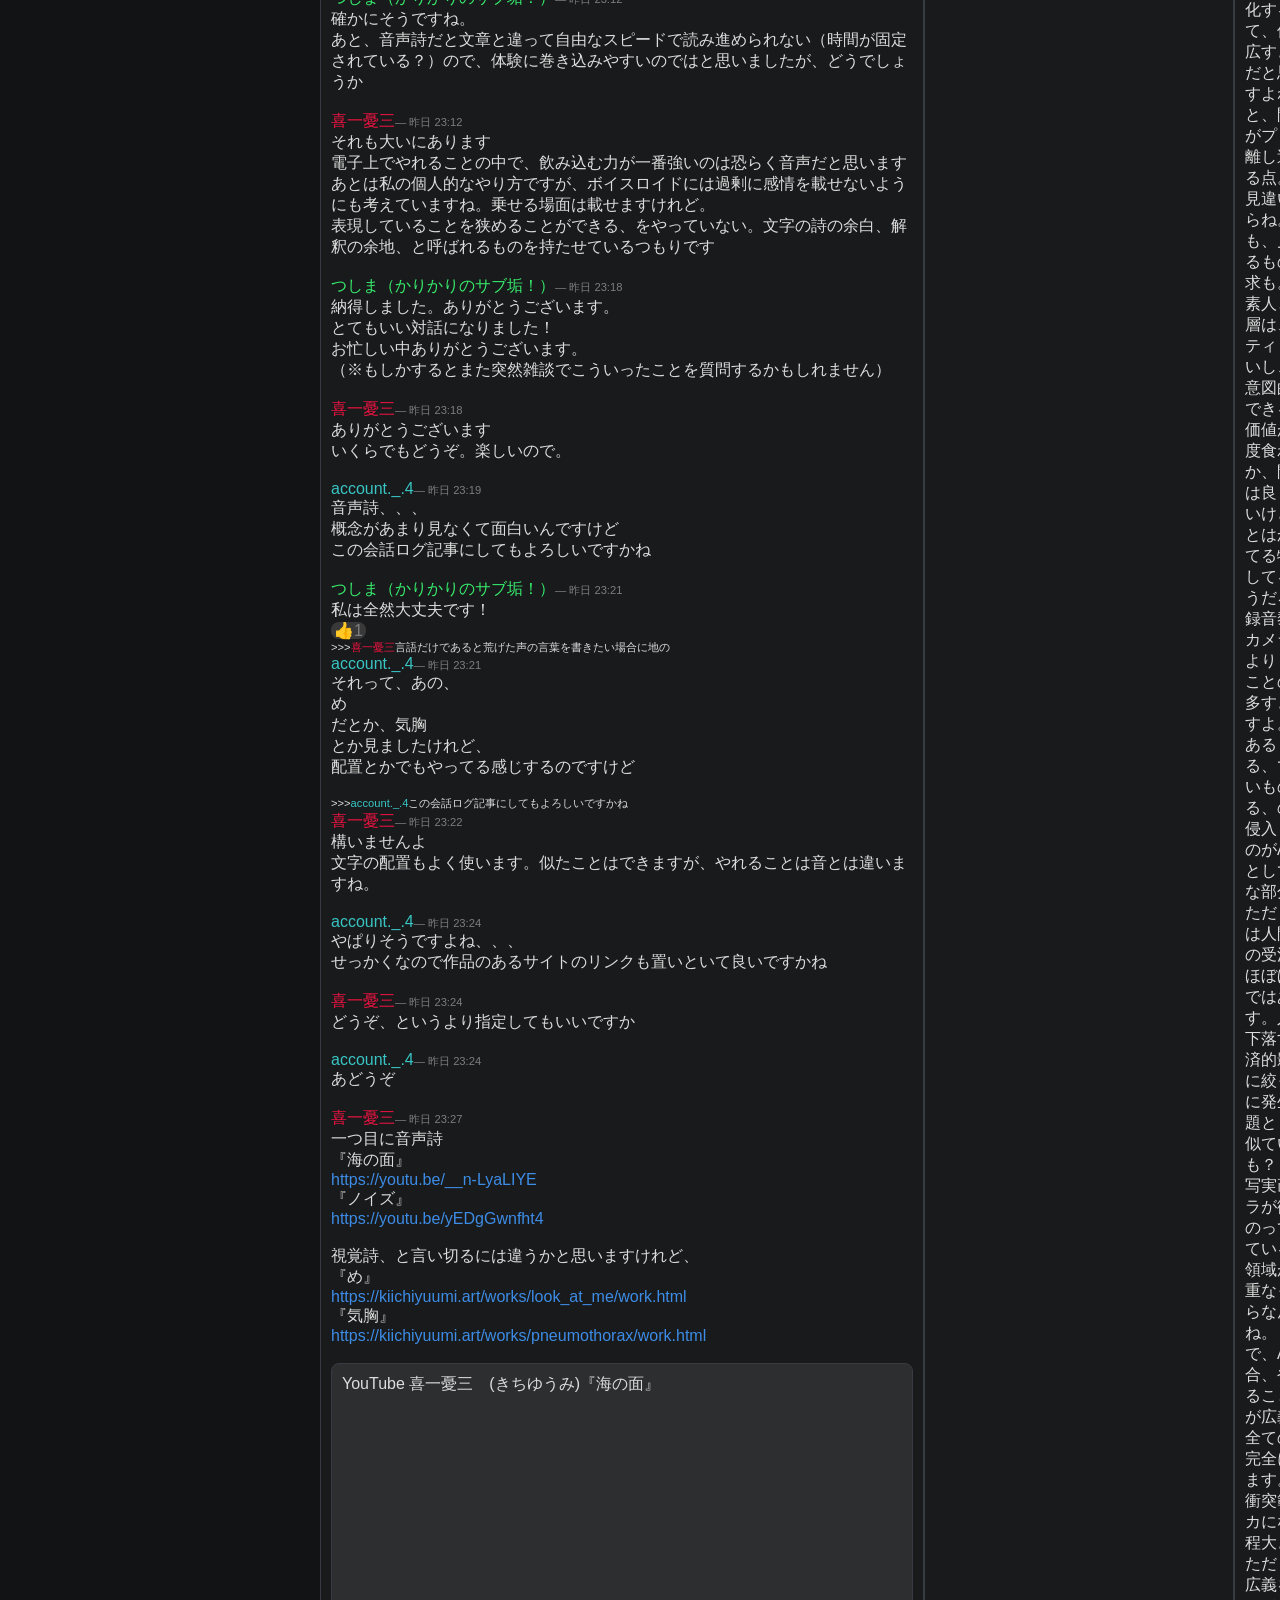
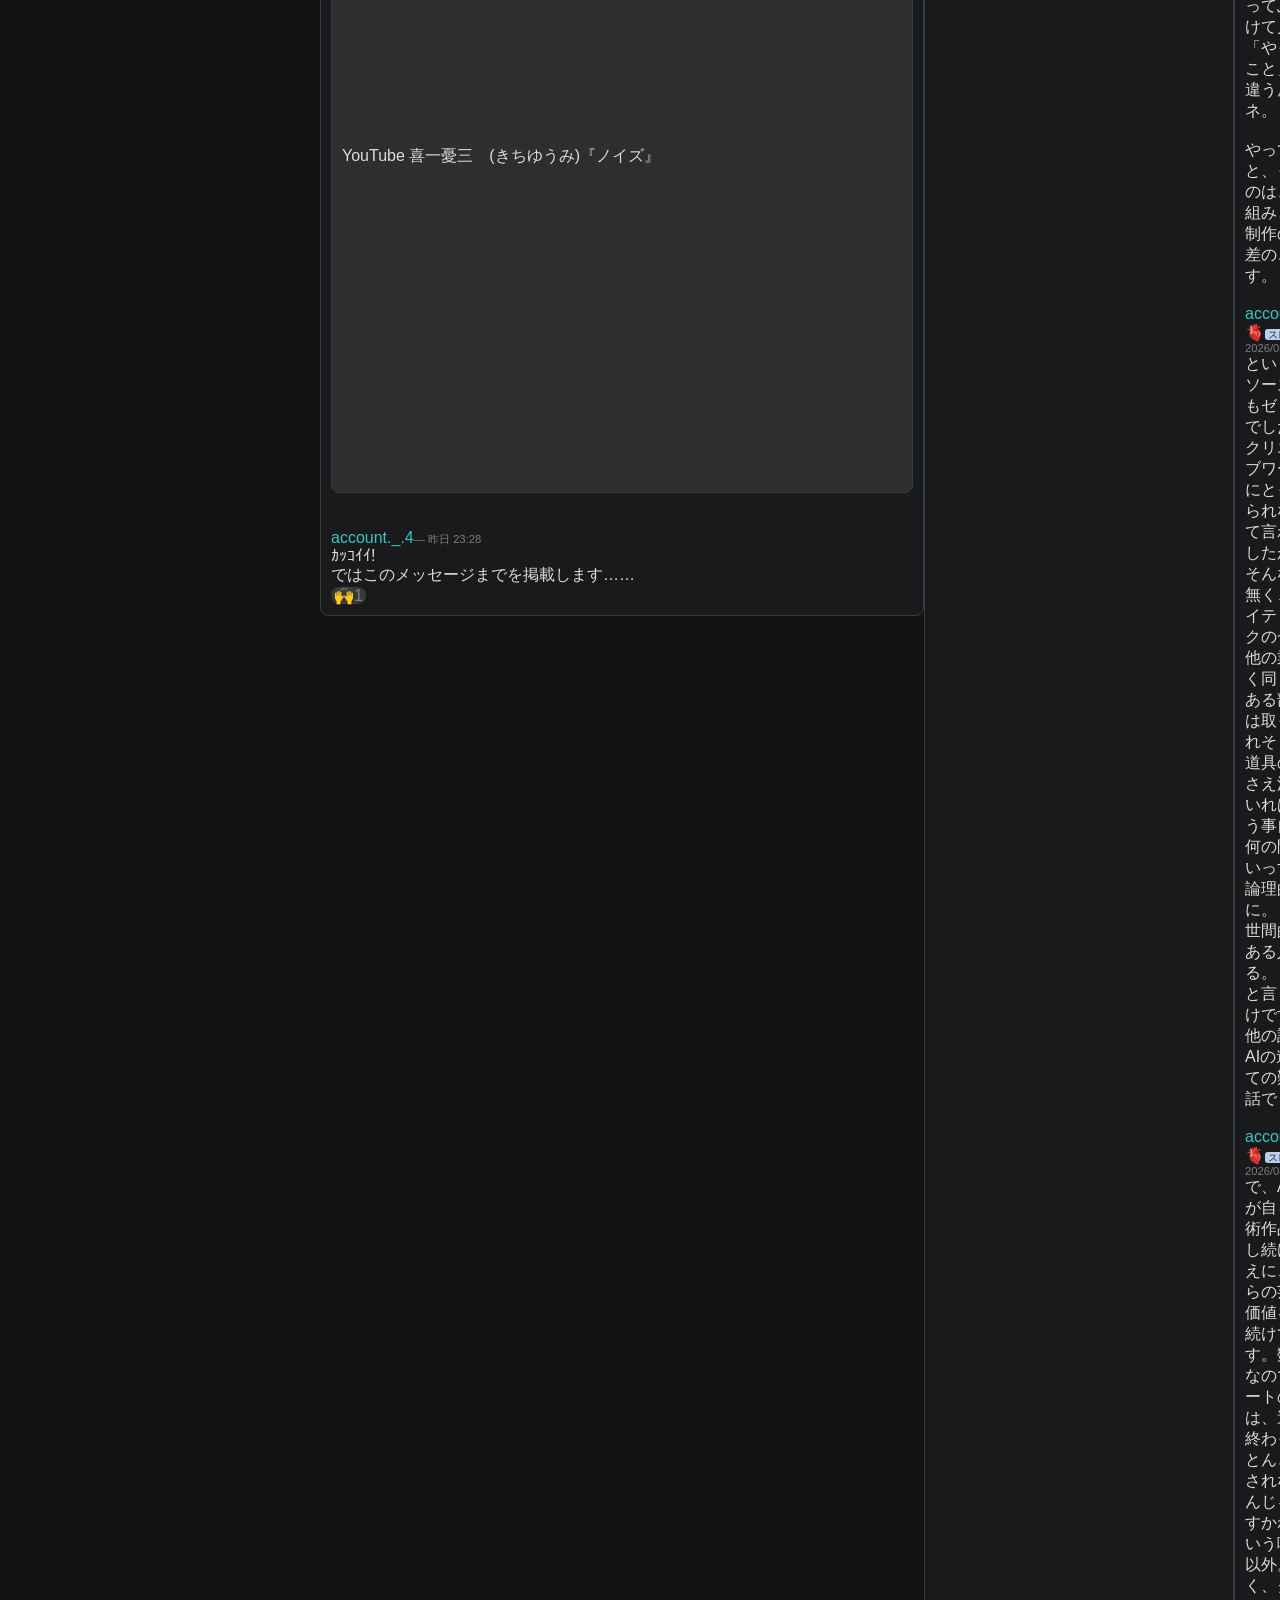
<file: chatlogs/logs_text.html>
<html>

<head>
    <meta charset="UTF-8">
    <meta name="viewport" content="width=device-width, initial-scale=1.0">
    <title>テンプレートてきすとページ</title>
    <link rel="stylesheet" href="../style.css">
</head>

<body class="font">
    <div class="AboutDesk">
        <div class="AboutDeskLeft"></div>
        <div class="AboutDeskCenterBlanc">

            <!--切り替えボタンで送信したIDと一致するタグの子要素が出力先に表示される仕組み。-->
            <!--なのでボタンで指定した切り替えるソースのIDを一致させる。このテンプレの場合<div id="ここ">-->
            <!--次のコメントまでをコピーしてAboutDeskCenter直下に張り付け。-->
            <div class="AboutDeskCenter">

                <div id="deathmbti">
                    <div class="left">
                        <img class="fitmini" src="img/deathmbti_ok.png"
                            alt="チャットログの公開同意"></img><small>掲載許可はいただいております。</small><br><br>
                        <a href="https://discordapp.com/channels/1524327411125194752/1528033486345080832"
                            class="blue">#思考、論考🧀</a>> <br>
                        <h3>「死」って結局なんなんだろう</h3><br> <br><span class="yellow">つしま（かりかりのサブ垢！）</span><span
                            class="nusi">スレ主</span><span class="time">— 昨日 22:39</span><br> あくまで自分の不完全な思想<br>
                        <br><span class="yellow">つしま（かりかりのサブ垢！）</span><span class="nusi">スレ主</span><span class="time">—
                            昨日 22:40</span><br> まず、Wikipediaくんを引用してこよう<br> （し）とは、<br><br>
                        命がなくなること[1]。生命がなくなること[2]。生命が存在しない状態[2]。<br> 機能を果たせないこと、役に立てないこと、能力を行使できない状態[1]（ →
                        #比喩的な用法を参照）。<br> 生命が途絶えるね。そうだね。<br> <br><span class="purple">account._.4</span> <span
                            class="time">— 昨日 22:41</span><br> キリスト教的な死（にわか）も調べてみると良いかも<br> <br><span
                            class="yellow">つしま（かりかりのサブ垢！）</span><span class="nusi">スレ主</span><span class="time">— 昨日
                            22:41</span><br> <a
                            href="https://ja.wikipedia.org/wiki/キリスト教における死">https://ja.wikipedia.org/wiki/キリスト教における死</a><br>
                        キリスト教における死<br>
                        本項ではキリスト教の各教派における「死」の呼び方と死生観を記す。<br> <br><span class="purple">account._.4</span> <span
                            class="time">— 昨日 22:41</span><br> ちがうかも<br> <br><span
                            class="yellow">つしま（かりかりのサブ垢！）</span><span class="nusi">スレ主</span><span class="time">— 昨日
                            22:41</span><br> 違うか<br> <br><span class="purple">account._.4</span> <span class="time">— 昨日
                            22:41</span><br> キルケゴール的死かも<br> <br><span class="yellow">つしま（かりかりのサブ垢！）</span><span
                            class="nusi">スレ主</span><span class="time">— 昨日 22:41</span><br> あぁ<br> AIくんの要約だけどこんな感じか？<br>
                        「自分自身であろうとしないこと」または「自分自身でありすぎる（絶望し続ける）こと」という精神の破綻（＝絶望）<br> <br><span
                            class="purple">account._.4</span> <span class="time">— 昨日 22:42</span><br>
                        まあいろんな考え方の死を集めるのも良さそうだけど<br> <br><span class="rp">>>><span
                                class="yellow">つしま（かりかりのサブ垢！）</span>生命が途絶えるね。そうだね。</span><br><span
                            class="yellow">つしま（かりかりのサブ垢！）</span><span class="nusi">スレ主</span><span class="time">— 昨日
                            22:42</span><br> でも途絶えるだけではないんだよなぁ<br>
                        「終わる」ことは別に生命以外でもあるでしょうよ<br> <br><span class="purple">account._.4</span> <span class="time">— 昨日
                            22:43</span><br> たしかに<br> 作品も死ぬし<br> プログラマーは子を親ごと殺すし<br> なぜそこに死ぬや殺すという単語を持ってくるのか<br>
                        そこに何か理由がありそうな気はする。<br><span class="react">👈1</span><br> 心が痛いという言い回しが世界の言語でわりと共通であるように<br>
                        なにか<br> ありそ<br> <br><span class="rp">>>><span
                                class="yellow">つしま（かりかりのサブ垢！）</span>「終わる」ことは別に生命以外でもあるでしょうよ</span><br><span
                            class="yellow">つしま（かりかりのサブ垢！）</span><span class="nusi">スレ主</span><span class="time">— 昨日
                            22:45</span><br> 死は、生命の価値をなくしてしまう<br> 生前あれだけ大切に扱われていたのに<br> 雑菌がーとか法律がーとかで<br> 燃やされるんだよ<br>
                        （前言った）<br> 「死」って終わりそのものじゃなくて、終わりが与えるエネルギーなんじゃないか？どうだろう<br> <br><span
                            class="purple">account._.4</span> <span class="time">— 昨日 22:46</span><br> んぁー<br>
                        納得はできないなあ<br> <br><span class="yellow">つしま（かりかりのサブ垢！）</span><span class="nusi">スレ主</span><span
                            class="time">— 昨日 22:46</span><br> そうよねぇ<br> 死っていろんな意味合いが含まれていて<br>
                        それを完璧に統合、整理、理解することは難しいとは思う<br><span class="react">👈1</span><br> <br><span
                            class="purple">account._.4</span> <span class="time">—
                            昨日 22:47</span><br> 思ったのは、1番抽象的なのは、機能の停止？<br><span class="react">👈1</span><br> <br><span
                            class="rp">>>><span class="purple">account._.4</span>思ったのは、1番抽象的なのは、機能の停止？</span><br><span
                            class="purple">account._.4</span>
                        <span class="time">— 昨日 22:47</span><br> 生命としての機能停止<br> 作品としての機能崩壊<br> <br><span
                            class="yellow">つしま（かりかりのサブ垢！）</span><span class="nusi">スレ主</span><span class="time">— 昨日
                            22:48</span><br> 「人は忘れ去られた時死ぬ」みたいなやつって結局アレなんなんだろう<br> <br><span
                            class="purple">account._.4</span> <span class="time">— 昨日 22:48</span><br>
                        石を砕いても死ぬとは言わないのは、機能が変わってないから？<br> <br><span class="rp">>>><span
                                class="yellow">つしま（かりかりのサブ垢！）</span>「人は忘れ去られた時死ぬ」みたいなやつって結局アレなんなんだろう</span><br><span
                            class="purple">account._.4</span> <span class="time">— 昨日 22:48</span><br>
                        僕、それは本人にとっては生前だけの話だとおもう<br><span class="react">👈1</span><br> 他者にとってはそうなのかも<br> <br><span
                            class="rp">>>><span
                                class="purple">account._.4</span>石を砕いても死ぬとは言わないのは、機能が変わってないから？</span><br><span
                            class="yellow">つしま（かりかりのサブ垢！）</span><span class="nusi">スレ主</span><span class="time">— 昨日
                            22:49</span><br> 「それ自体」に価値を見出すか見出さないかというのも関わってくるのかなぁ<br> <br><span
                            class="purple">account._.4</span> <span class="time">— 昨日 22:49</span><br> 死と抹消ってちがうよな<br>
                        <br><span class="yellow">つしま（かりかりのサブ垢！）</span><span class="nusi">スレ主</span><span class="time">—
                            昨日 22:49</span><br> 多分<br> <br><span class="rp">>>><span
                                class="yellow">つしま（かりかりのサブ垢！）</span>「それ自体」に価値を見出すか見出さないかというのも関わってくるのかなぁ</span><br><span
                            class="purple">account._.4</span> <span class="time">—
                            昨日 22:49</span><br> なくはなさそう。<br> あれだよな、［画材］が死ぬ！！！<br> とは一応言いそうだし<br> 社会的な死も<br> 価値じゃないか？<br>
                        あ<br> 価値じゃね？？<br> 死んで話さなくなった人は、生きてるその人を大事にしてた人からしたら無価値じゃない<br><span class="react">👈1</span><br>
                        一応死骸という価値はあるけどネ<br> 価値が変質してる<br>
                        <br><span class="yellow">つしま（かりかりのサブ垢！）</span><span class="nusi">スレ主</span><span class="time">—
                            昨日 22:51</span><br> 逆に死んだことによって価値が上がったケースってあるんかな<br> <br><span
                            class="purple">account._.4</span> <span class="time">— 昨日 22:51</span><br>
                        と、いうことは自分自身の死を恐れるのは自分自身に価値があるかないかを常に判定してたりするんだろうか<br> <br><span class="rp">>>><span
                                class="yellow">つしま（かりかりのサブ垢！）</span>逆に死んだことによって価値が上がったケースってあるんかな</span><br><span
                            class="purple">account._.4</span> <span class="time">— 昨日 22:51</span><br> ある<br> 生贄とか<br>
                        キリスト様とか<br> まさに<br> <br><span class="yellow">つしま（かりかりのサブ垢！）</span><span
                            class="nusi">スレ主</span><span class="time">— 昨日 22:52</span><br> んね<br> <br><span
                            class="purple">account._.4</span> <span class="time">— 昨日 22:52</span><br> うわー<br>
                        それがあると一概に価値の停止とはいえねえ！<br> これあれだね<br> 価値としての死と<br> 生命としての死と<br> 昇華としての死を<br> 区別すべきかな？<br>
                        とはいえ<br> かりさんの<br> 思想を<br> 聞きたい<br> かりさんが<br> 死んだ<br>
                        <div class="box time">転送済み</span><br> 睡眠を<br>"🧩わたし、しゃべる🪏" • 昨日
                            22:52</div>これが死かぁ<br> <br><span class="yellow">かりかり🍄😇</span> <span class="time">—
                            11:52</span><br> 死ってのは<br> あれかもしれない<br> 複数の要素？があって<br><span class="react">👂1</span><br>
                        どの要素が一番強いかとかで<br> 分けられると思う<br>
                        <br><span class="purple">account._.4</span> <span class="time">— 14:55</span><br>
                        具体的に死の要素ってなんだ<br> <br><span class="yellow">つしま（かりかりのサブ垢！）</span><span
                            class="nusi">スレ主</span><span class="time">— 14:55</span><br> そこなんだよなぁ<br>
                        ただ、「価値の強さ」も入ってると思うんだ<br><span class="react">👀1</span><br> 死によって価値が上がる、下がる<br> そこの割合というか<br>
                        うーむ<br> <br><span class="purple">account._.4</span> <span class="time">— 14:56</span><br> あー<br>
                        んー<br>
                        なんだ<br> <br><span class="yellow">つしま（かりかりのサブ垢！）</span><span class="nusi">スレ主</span><span
                            class="time">— 14:57</span><br> これの色ついてるアレの主張？<br><img class="fit"
                            src="img/deathmbti.png"></img><br><span class="purple">account._.4</span> <span
                            class="time">—
                            14:57</span><br> ポジティブな死<br>
                        ネガティブな死<br> （そして生まれる多大なる語弊）<br> <br><span class="yellow">つしま（かりかりのサブ垢！）</span><span
                            class="nusi">スレ主</span><span class="time">— 14:57</span><br> あーー<br> <br><span
                            class="purple">account._.4</span> <span class="time">— 14:57</span><br>
                        ほうはみだしてるのがあるのが気になる<br> <br><span class="yellow">つしま（かりかりのサブ垢！）</span><span
                            class="nusi">スレ主</span><span class="time">— 14:57</span><br> あ<br> ミスだ<br> Sorry<br>
                        <br><span class="purple">account._.4</span> <span class="time">— 14:57</span><br> エ<br>
                        <br><span class="yellow">つしま（かりかりのサブ垢！）</span><span class="nusi">スレ主</span><span class="time">—
                            14:57</span><br> １０ビィ雨くらいで描いたから…<br> １０秒だよ<br> <br><span class="purple">account._.4</span>
                        <span class="time">— 14:58</span><br> でもこの図見るに割とこんな感じな気がするぞ私<br>
                        一部は死のうちだが死ではないものもある気がするぞ<br><span class="react">👈1</span><br>
                        うぇうぇうぇ<br> なんか<br> とりあえず<br> 死っぽいものを並べ立てて分類してみる？<br><span class="react">👍1</span><br> <br><span
                            class="yellow">つしま（かりかりのサブ垢！）</span><span class="nusi">スレ主</span><span class="time">—
                            15:00</span><br> いいねぇ<br> <br><span class="purple">account._.4</span> <span class="time">—
                            15:02</span><br> 気になったけどウイルスにとっての死ってなんなんだろう<br><span class="react">👈1</span><br> 屍になる<br>
                        殉教する<br> 心中する<br> 心を殺す<br> 息を殺す<br>
                        <br><span class="yellow">つしま（かりかりのサブ垢！）</span><span class="nusi">スレ主</span><span class="time">—
                            15:04</span><br> 旅立つ？それは旅になぞらえているだけか<br> <br><span class="purple">account._.4</span> <span
                            class="time">— 15:04</span><br> あー<br> 旅立つも死生観でてるよな<br> 往く<br> 逝く<br>
                        これ我々漢字自体の意味あまり知らないね<br> 調べてくる<br> しんにょうに、折れるの字が入った<br> ゆく。いく。去る。人が死ぬ。<br>
                        みたいな意味らしく（漢字ペディア曰く）<br> 折れる<br> たしかにこれも死かも<br> 夭折ともいうしな<br> 命を絶つともいう<br> が<br>
                        命が折れるとはあまり言わない<br> 志が折れるとはいう<br> 命が断たれるは、逝くという意味ではもともと指さない説ある？（無知）<br>
                        志半ばで逝くみたいな用法が始まりだったりするんかなあ<br> <br><span class="yellow">つしま（かりかりのサブ垢！）</span><span
                            class="nusi">スレ主</span><span class="time">— 15:09</span><br> 「息を殺す」「息を引き取る」みたいな<br>
                        息系統の言葉<br> 他にもありそう<br> <br><span class="purple">account._.4</span> <span class="time">—
                            15:09</span><br> おぁ～<br> たしかに<br> Geminiに聞いたけどエビデンスがどこにあるかわからんから共有するにできない……<br> <br><span
                            class="rp">>>><span
                                class="purple">account._.4</span>命が断たれるは、逝くという意味ではもともと指さない説ある？（無知）</span><br><span
                            class="purple">account._.4</span> <span class="time">— 15:13</span><br>
                        エビデンスないから何とも言えない～<br> ただ、<br> どこかに行くって意味が始まり<br> だったのが<br> 婉曲表現として<br> 死ぬになるってのが<br>
                        旅立つも逝くも往くも共通なのだと思う<br> あーあと、土にかえるってのもあるな<br> これは自然と死の視点からの言い回しかも<br> 命以外の死も並べてみるか<br>
                        サーバーも死ぬし<br> 日々の色も死ぬ<br> 才能も殺されるし<br> <br><span class="yellow">つしま（かりかりのサブ垢！）</span><span
                            class="nusi">スレ主</span><span class="time">— 15:20</span><br> てかサービス全般死ぬ<br> <br><span
                            class="purple">account._.4</span> <span class="time">— 15:20</span><br> そうじゃん<br> <br><span
                            class="yellow">つしま（かりかりのサブ垢！）</span><span class="nusi">スレ主</span><span class="time">—
                            15:20</span><br> アカウントとかも死んだり転生したり<br> <br><span class="purple">account._.4</span> <span
                            class="time">— 15:20</span><br> そうじゃん<br> アカウント死ぬわ生き返るわ<br> 私たちは何に死と生を見出してるの？？<br><span
                            class="react">👈1</span><br>
                        なんかありそうなのにまったく言葉で定義できなくないこれ<br> 死ってなんですか！！！！<br> <br><span
                            class="yellow">つしま（かりかりのサブ垢！）</span><span class="nusi">スレ主</span><span class="time">—
                            15:21</span><br> 本当に！！！！！<br> 生命の死が発展して様々な意味に変わったのか？<br> <br><span
                            class="purple">account._.4</span> <span class="time">— 15:22</span><br> なんか<br>
                        私的には逆な気がするかも<br> もともとあった死を<br> 生命に適用した気がしなくもない<br> <br><span
                            class="yellow">つしま（かりかりのサブ垢！）</span><span class="nusi">スレ主</span><span class="time">—
                            15:23</span><br> あーーー<br> <br><span class="purple">account._.4</span> <span class="time">—
                            15:23</span><br> おもちゃが壊れてしまった（死）<br> ↓<br> おばあちゃんが死んでしまった<br> が先な気がする<br> 我々の理解は<br>
                        どうだろこじつけかも<br> <br><span class="yellow">つしま（かりかりのサブ垢！）</span><span class="nusi">スレ主</span><span
                            class="time">— 15:24</span><br> 壊れること、失われることを「死」と呼びだした段階にもよるなぁ<br> まあそれは我々に知りようはないんですけど<br>
                        <br><span class="purple">account._.4</span> <span class="time">— 15:25</span><br> ですよね<br>
                        なんかありそうなのはおもう<br> アニミズムというか、<br> 万物が神である思想ってそれと地続きだったりするかなあ<br> まじエビデンスないから何とも言えない<br>
                        おそらく、言語的に死という語を物質やシステムにも適用しはじめたのは、生命の死を抽象化して適用したんだろうなって思うけど、<br><br>
                        認知の面で、死を言語以前の感覚で理解する部分では、物質やシステムとしての死を生命に適用するのが後で、そこに死という言葉がやってくるんじゃないかなあって<br> 僕は思た<br>
                        <br><span class="yellow">つしま（かりかりのサブ垢！）</span><span class="nusi">スレ主</span><span class="time">—
                            15:28</span><br> 認知面かぁ<br> 認知の段階の時点で範囲が広いのか<br> 言語化の段階になった時に範囲を広げた、あるいは狭めたのか<br> わからん<br>
                        <br><span class="purple">account._.4</span> <span class="time">— 15:28</span><br>
                        死の単語としての意味は辞書みればわかるけど、我々が納得したいのってきっと辞書の意味じゃないもんしねえ<br><span class="react">👈1</span><br>
                        <br><span class="rp">>>><span class="yellow">つしま（かりかりのサブ垢！）</span>認知の段階の時点で範囲が広いのか
                            言語化の段階になった時に範囲を広げた、あるいは狭めたのか</span><br><span class="purple">account._.4</span> <span
                            class="time">— 15:28</span><br>
                        その両方じゃないかなああいや、どうだろ<br> あんまり広がってる感じはまったくしない<br> 体感。<br> <br><span
                            class="yellow">つしま（かりかりのサブ垢！）</span><span class="nusi">スレ主</span><span class="time">—
                            15:29</span><br> あぁ<br> <br><span class="purple">account._.4</span> <span class="time">—
                            15:35</span><br> あとそうだぁあああ<br> 生物の遺伝子そのものが覚えている死って絶対あるじゃん<br> その死と、その機能停止とかで感じる死って<br>
                        絶対ちがうよね？<br> <br><span class="yellow">つしま（かりかりのサブ垢！）</span><span class="nusi">スレ主</span><span
                            class="time">— 15:36</span><br> 多分そうね<br> <br><span class="purple">account._.4</span> <span
                            class="time">— 15:38</span><br> 感情～あ～<br> 主観的な死<br> と客観的な死<br> いや、<br> 自分の死と他者の死は<br>
                        まるで違うのかもしれない<br> このさ<br> 自分の死と他者の死に加えて、価値を感じているかどうかという高さ軸が加わるんじゃないかな<br> 死を分類するなら<br>
                        さらに奥行きをつけるなら、死がポジティブがネガティブかっていう奥行きの軸もつくかもね<br> AIに聞いてみたら、一人称の死二人称の死、三人称の死ってのがあったんだけど<br>
                        人称で分けるより、価値の有無、自己か自己でないか<br><span class="react">👈1</span><br> って分けたほうがきれいな気がするんですよね<br>
                        <br><span class="purple">account._.4</span> <span class="time">— 15:48</span><br>
                        これは死の話とは逸れるんですけど、言語作品で人の感情を揺さぶるときって、この３軸みたいに、人間が無意識に持っているあらゆる軸の座標を言葉で指して立体物を作っているのかもしれないとやっぱり思った。<br>
                        <br><span class="yellow">つしま（かりかりのサブ垢！）</span><span class="nusi">スレ主</span><span class="time">—
                            15:48</span><br> そう、人間は平面ではない<br><span class="react">👈1</span><br> 立体だからこそ人間なんだろうなぁって思う<br>
                        <br><span class="purple">account._.4</span> <span class="time">— 15:48</span><br>
                        これさ、さらに、若い人、とか、老人、とかいう軸をさらに足していくもんなんだと思うんだよね、具体的な話になると<br> MBTIってさ<br> このシステムじゃん<br> DEATH
                        MBTI作れるんじゃね？？<br> <br><span class="yellow">かりかり🍄😇</span> <span class="time">— 15:54</span><br>
                        うわーー<br> 作りたい<br> 公開して謎考察されたい<br> <br><span class="purple">account._.4</span> <span
                            class="time">— 15:54</span><br> いいじゃん<br> <br><span class="yellow">かりかり🍄😇</span> <span
                            class="time">— 15:55</span><br> これガチで作ったらDESKのwork欄に載せられるのでは<br> <br><span
                            class="purple">account._.4</span> <span class="time">— 15:55</span><br> できるできるｗ<br>
                        <br><span class="yellow">かりかり🍄😇</span> <span class="time">— 15:55</span><br> どうだろう<br>
                        やりたい<br> <br><span class="purple">account._.4</span> <span class="time">— 15:55</span><br>
                        ネタ帳にいれとくわ<br><span class="react">👍1</span><br> Gemini曰くこう<br><br> S / O 軸（Subjective /
                        Objective：対象）<br><br> S（自己の死）：
                        自分の消滅、内なる遺伝子の恐怖に直面するタイプ<br><br> O（他者・社会の死）： アカウントの削除や関係性の破綻など、外の世界の喪失を重視するタイプ<br><br> V / N
                        軸（Value / Neutral：価値）<br><br> V（価値ある死）： 生贄、キリスト、殉教、志半ばなど、死によって物語やエネルギーが跳ね上がるタイプ<br><br>
                        N（機能的な死）： サーバーダウン、プログラムの子殺し、自然の摂理など、フラットな機能停止タイプ<br><br> P / D 軸（Positive /
                        Disaster：感情の奥行き）<br><br> P（ポジティブ・昇華）： 「終わりが与えるエネルギー」を受け入れ、次に繋げる旅立ちのタイプ<br><br> D（ネガティブ・絶望）：
                        理不尽な切断、未練、ただただ圧倒的な喪失に沈むタイプ<br> <br><span class="yellow">かりかり🍄😇</span> <span class="time">—
                            15:56</span><br> ほぇー<br> <br><span class="purple">account._.4</span> <span class="time">—
                            15:56</span><br> あ、あとこれあれか<br> 生命か物かの指標があるといいか<br> あと死の最低要件を書き出すなら、継続していた機能停止の一点じゃないかなあ<br>
                        いや<br> 一瞬だけの生もあるから<br> 機能停止を死としてみる？<br> 一つ思うのは、<br> 「死」らしい死って、価値があるものの死しか指してない気がしますわ<br><span
                            class="react">👈1</span><br>
                        それ以外は、あ、止まったんだ、ふ～ん<br><span class="react">👈1</span><br> に見える<br> <br><span class="rp">>>><span
                                class="purple">account._.4</span>それ以外は、あ、止まったんだ、ふ～ん</span><br><span
                            class="yellow">かりかり🍄😇</span> <span class="time">—
                            16:03</span><br> そうそうそうそう<br> <br><span class="purple">account._.4</span> <span
                            class="time">— 16:03</span><br> 納得キタコレ？<br> <br><span class="yellow">かりかり🍄😇</span> <span
                            class="time">— 16:04</span><br> やっぱり対話で解像度上げるの楽しい<br> <br><span
                            class="purple">account._.4</span> <span class="time">— 16:04</span><br> 最高か<br> <br><span
                            class="yellow">かりかり🍄😇</span> <span class="time">— 16:04</span><br> yes<br> <br><span
                            class="purple">account._.4</span> <span class="time">— 16:04</span><br> 😊<br>
                        てことはあれか、辞書の意味を無視して個人語をつくりあげるなら、<br> 死＝価値を見出していたものの機能停止<br> ですね<br> すごいなぁ<br> 俺別に<br>
                        死に対してそこまで解像度持ってなかったからすごいいい対話になったわ<br><span class="react">👍1</span><br> <br><span
                            class="rp">>>><span
                                class="yellow">つしま（かりかりのサブ垢！）</span>「死」って終わりそのものじゃなくて、終わりが与えるエネルギーなんじゃないか？どうだろう</span><br><span
                            class="purple">account._.4</span> <span class="time">— 16:08</span><br> 今見るとこういうことか？<br>
                        エネルギーは、喪失して、ああ良かったね……ってなるか、ああ悲しい……ってなるかってことか<br> うわぁ<br> いいもの頭の中に持ってるなあ<br> <br><span
                            class="yellow">かりかり🍄😇</span> <span class="time">— 16:09</span><br> へへ<br> <br><span
                            class="purple">account._.4</span> <span class="time">— 16:12</span><br>
                        あとこのチャットはログとして世に公開してよきかな？<br> （すべて）<br> <br><span class="yellow">かりかり🍄😇</span> <span
                            class="time">— 16:13</span><br> よき！！！<br> あ　でも私2つのアカウント使って会話してるな<br> どうしよう<br>
                        そのままでもいいけど見てる人が混乱しないか<br> <br><span class="purple">account._.4</span> <span class="time">—
                            16:14</span><br> まあ、表示名そのままコピペするから<br> 問題ないかと<br><span class="react">👍1</span><br>
                        逝くといいあらわすのも、死者への敬意を込めて、機能停止をポジティブに言い換えたいのかもしれない<br> 死ぬことに意味があったと言葉回しだけでも変えてるのだろな<br><span
                            class="react">👈1</span><br>
                        よし伏線全部回収しといたぞぉ<br> <br><span class="yellow">かりかり🍄😇</span> <span class="time">—
                            16:18</span><br> うおーー！<br> これはいい対話<br> <br><span class="purple">account._.4</span> <span
                            class="time">— 16:21</span><br> でもなんか、何でもかんでもこのDeathmbtiで分けると色々何かが殺されてしまうなあ<br><span
                            class="react">👈1</span><br>
                        私はこの観察の仕方は忘れとこ<br> <br><span class="yellow">かりかり🍄😇</span> <span class="time">—
                            16:23</span><br> 何事でもそうだけど16個で何かを完璧に分類できるわけがないんだよなぁ<br>
                        でも、「オンリーワン！！！！」も分かりづらいし整理されてないから整理という意味で分類するのはありかもね　うん<br> <br><span
                            class="purple">account._.4</span> <span class="time">— 16:24</span><br> Type=N<br> よか、<br>
                        undefined<br> であってくれ<br> Typeでなく、Nameかな<br> あるべきは
                    </div>
                </div>

            </div>

            <!--ここまで-->

            <div class="AboutDeskCenter">

                <div id="kiichiyuumi">
                    <div class="left">
                        <img class="fitmini" src="img/kiichiyuumi_ok.png"
                            alt="チャットログの公開同意"></img><small>掲載許可はいただいております。</small><br><br>
                        <a href="https://discord.com/channels/1524327411125194752/1524337775380267080/1532020504876027945"
                            class="blue">#雑談🧀</a><br><br>
                        <span class="green">つしま（かりかりのサブ垢！）</span><span class="time">— 昨日
                            22:42</span><br>喜一さん、かりかりと申します　今はつしまですが。<br>サイト、拝見させていただきました。<br>ふと気になったのですが、音声詩の存在をどこで知りましたか？また、どうして自分も作りたいと考えたのですか？<br>音声詩で伝えられること、伝えたいことも教えて欲しいです<br>音声詩という表現方法が私にとって新鮮で興味深いものなので…本当に突然ですみません。<br><br><span
                            class="red">喜一憂三</span><span class="time">— 昨日
                            23:03</span><br>音声詩ですが、どこで存在を知ったというよりも新しい表現方法を考えていた時に自然と思いついたと覚えています<br>どうして作りたいかと考えても特に、理由は何もないと思います。新しい表現方法が気になっただけですね。<br><br>音声詩……<br>伝えられることはまだ全てわかるわけではないのですが文字での詩でできることは全てできるのではないかと考えます<br>ただ、音なので、文字を使った視覚的な表現は難しいですけれど。<br>そして、言葉以外の、本能的な音、もっと技術がひつようですが、音楽の、音程の効果も使えるのだろうとは思うので、文字での詩よりもより受け手の核心に近い場所の、感情に訴えかけられるのではないかとは思っています。<br><br>伝えたいことを教えて欲しい、には答えられませんね<br>これは私自身の、質か体質か、自分が伝えたいこともよくわからないです。<br>言葉を置いて、効果音を置いて、次に何を置けばより良くなるのか、伝えるものはもちろん作品には必要なのですが、元々伝えたいことがないのかもしれないのですが、いつも伝えることは作りながら見つけている感覚です。<br>私はどの表現でもこれと同じです。<br><br>ただ、今までの完成したものを見れば、そこに私の姿が見えるなとは思うのですが。<br>何も意識していない、と言う感じです。<br><br>新鮮だったのなら嬉しいです<br><br><span
                            class="green">つしま（かりかりのサブ垢！）</span><span class="time">— 昨日
                            23:06</span><br>なるほど…ありがとうございます。とても参考になります。<br>音声詩、個人的には視覚ではなく聴覚を一度経由することが面白いと思います。<br>あと、聴覚なので音の反響などで奥行きが出しやすい…というか、言語とは違ったレイヤーもいじれるのでは？と思っています。<br><br><span
                            class="red">喜一憂三</span><span class="time">— 昨日
                            23:07</span><br>そうですね<br>言語だけであると荒げた声の言葉を書きたい場合に地の文、文脈の構築が必要です。<br>音なら声だけで済む。なので、言葉の意味に加えて声色を足せる、<br>足せるというより表現していることを狭めることもできるのかと。<br>距離感もそれの内に入りますね<br><br><span
                            class="green">つしま（かりかりのサブ垢！）</span><span class="time">— 昨日
                            23:12</span><br>確かにそうですね。<br>あと、音声詩だと文章と違って自由なスピードで読み進められない（時間が固定されている？）ので、体験に巻き込みやすいのではと思いましたが、どうでしょうか<br><br><span
                            class="red">喜一憂三</span><span class="time">— 昨日
                            23:12</span><br>それも大いにあります<br>電子上でやれることの中で、飲み込む力が一番強いのは恐らく音声だと思います<br>あとは私の個人的なやり方ですが、ボイスロイドには過剰に感情を載せないようにも考えていますね。乗せる場面は載せますけれど。<br>表現していることを狭めることができる、をやっていない。文字の詩の余白、解釈の余地、と呼ばれるものを持たせているつもりです
                        <br><br><span class="green">つしま（かりかりのサブ垢！）</span><span class="time">— 昨日
                            23:18</span><br>納得しました。ありがとうございます。<br>とてもいい対話になりました！<br>お忙しい中ありがとうございます。<br>（※もしかするとまた突然雑談でこういったことを質問するかもしれません）<br><br><span
                            class="red">喜一憂三</span><span class="time">— 昨日
                            23:18</span><br>ありがとうございます<br>いくらでもどうぞ。楽しいので。<br><br><span
                            class="cyan">account._.4</span><span class="time">— 昨日
                            23:19</span><br>音声詩、、、<br>概念があまり見なくて面白いんですけど<br>この会話ログ記事にしてもよろしいですかね<br><br><span
                            class="green">つしま（かりかりのサブ垢！）</span><span class="time">— 昨日
                            23:21</span><br>私は全然大丈夫です！<br><span class="react">👍1</span><br><span class="rp">>>><span
                                class="red">喜一憂三</span>言語だけであると荒げた声の言葉を書きたい場合に地の</span><br><span
                            class="cyan">account._.4</span><span class="time">— 昨日
                            23:21</span><br>それって、あの、<br>め<br>だとか、気胸<br>とか見ましたけれど、<br>配置とかでもやってる感じするのですけど<br><br><span
                            class="rp">>>><span class="cyan">account._.4</span>この会話ログ記事にしてもよろしいですかね</span><br><span
                            class="red">喜一憂三</span><span class="time">— 昨日
                            23:22</span><br>構いませんよ<br>文字の配置もよく使います。似たことはできますが、やれることは音とは違いますね。<br><br><span
                            class="cyan">account._.4</span><span class="time">— 昨日
                            23:24</span><br>やぱりそうですよね、、、<br>せっかくなので作品のあるサイトのリンクも置いといて良いですかね <br><br><span
                            class="red">喜一憂三</span><span class="time">— 昨日
                            23:24</span><br>どうぞ、というより指定してもいいですか<br><br><span class="cyan">account._.4</span><span
                            class="time">— 昨日 23:24</span><br>あどうぞ<br><br><span class="red">喜一憂三</span><span
                            class="time">— 昨日 23:27</span><br>一つ目に音声詩<br>『海の面』<br><a
                            href="https://youtu.be/__n-LyaLIYE">https://youtu.be/__n-LyaLIYE</a><br>『ノイズ』<br><a
                            href="https://youtu.be/yEDgGwnfht4">https://youtu.be/yEDgGwnfht4</a><br><br>視覚詩、と言い切るには違うかと思いますけれど、<br>『め』<br><a
                            href="https://kiichiyuumi.art/works/look_at_me/work.html">https://kiichiyuumi.art/works/look_at_me/work.html</a><br>『気胸』<br><a
                            href="https://kiichiyuumi.art/works/pneumothorax/work.html">https://kiichiyuumi.art/works/pneumothorax/work.html</a><br><br>
                        <div class="box">YouTube 喜一憂三　(きちゆうみ)『海の面』<br><iframe width="560" height="315"
                                src="https://www.youtube.com/embed/__n-LyaLIYE?si=LrDabM35lCGvlsAu"
                                title="YouTube video player" frameborder="0"
                                allow="accelerometer; autoplay; clipboard-write; encrypted-media; gyroscope; picture-in-picture; web-share"
                                referrerpolicy="strict-origin-when-cross-origin"
                                allowfullscreen></iframe><br><br><br>YouTube
                            喜一憂三　(きちゆうみ)『ノイズ』<br><iframe width="560" height="315"
                                src="https://www.youtube.com/embed/yEDgGwnfht4?si=kj5C2cx2Ta-pSaB7"
                                title="YouTube video player" frameborder="0"
                                allow="accelerometer; autoplay; clipboard-write; encrypted-media; gyroscope; picture-in-picture; web-share"
                                referrerpolicy="strict-origin-when-cross-origin" allowfullscreen></iframe></div>
                        <br><br><span class="cyan">account._.4</span><span class="time">— 昨日
                            23:28</span><br>ｶｯｺｲｲ!<br>ではこのメッセージまでを掲載します……<br><span class="react">🙌1</span>
                    </div>
                </div>

            </div>

        </div>

        <div class="AboutDeskCenter">

            <div id="chaos_Siritori">
                <div class="left">
                    <img class="fitmini" style="height: 400px;" src="img/chaos_Siritori_ok.png"
                        alt="チャットログの公開同意"></img><small>掲載許可はいただいております。</small><br><br>
                    <a class="blue"
                        href="https://discord.com/channels/1524327411125194752/1536233682245918731">#無法しりとり</a><br><br><span
                        class="kaze">account._.4</span><span class="nusi">スレ主</span> <span class="time">2026/08/10
                        13:44</span><br>言葉のしりをとってさえいれば<br>負けもなく<br>違反もなく<br>長文であろうと<br>外国語であろうと人工言語であろうと許される。言語でなくとも許される。<br><br><span
                        class="kaze">account._.4</span><span class="nusi">スレ主</span> <span class="time">2026/08/10
                        13:44</span><br>しりとり<br>利害の一致によりこのしりとりが成立する、のかと言われると必ずしもそうではない。<br><span
                        class="time">次は「い」ですよ</span><br><br><span class="lemon">喜一憂三</span><span class="time">2026/08/10
                        14:04</span><br>いぬ<br><br><span class="kaze">account._.4</span></span><span
                        class="nusi">スレ主</span><span class="time">2026/08/10 14:04</span><br>ぬい<br><br><span
                        class="lemon">喜一憂三</span><span class="time">2026/08/10 14:05</span><br>いられぬ<br><br><span
                        class="green">ヒダカ</span><span class="time">2026/08/11
                        12:21</span><br>ぬか漬けって美味しいのかな。あまり食べたことなくて<br><br><span class="kaze">account._.4</span><span
                        class="nusi">スレ主</span> <span class="time">2026/08/11
                        13:57</span><br>私にはしょっぱいとしか楽しめなかったな<br>昔母がぬか漬けをしていた<br>なんか、今は、無印良品が売ってた気がする<br>ぬか床でやる時代は終わったらしい…<br><br><span
                        class="kaze">account._.4</span><span class="nusi">スレ主</span> <span class="time">2026/08/12
                        3:03</span><br>え？<br>寝ぼけすぎてた<br>ここしりとりだった…<br><span class="react">😆1</span><br><br><span
                        class="rp">>>><span class="green">ヒダカ</span>ぬか漬けって美味しいのかな。あまり食べたことなくて</span><br><span
                        class="kaze">account._.4</span><span class="nusi">スレ主</span> <span class="time">2026/08/12
                        3:04</span><br>テリャキチキィンパクゥ<br>しりとり再開<br><br><span class="kaze">account._.4</span><span
                        class="nusi">スレ主</span> <span class="time">2026/08/15 11:49</span><br>雲母<br><br><span
                        class="lemon">喜一憂三</span><span class="time">2026/08/15 12:12</span><br>モリアーティ<br><br><span
                        class="green">ヒダカ</span><span class="time">2026/08/16 22:56</span><br>ティーカップ☕<br><br><span
                        class="kaze">account._.4</span><span class="nusi">スレ主</span> <span class="time">2026/08/19
                        19:31</span><br>☕プッカーィテ<br><br><span class="black">西の人</span><span class="time">2026/08/19
                        23:40</span><br>テレフォン<br><br><span class="kaze">account._.4</span><span class="nusi">スレ主</span>
                    <span class="time">2026/08/19 23:43</span><br>ンードアートオソライソ<br><br><span class="rp">>>><span
                            class="kaze">account._.4</span></span>ンードアートオソライソ</span><br><span
                        class="black">西の人</span><span class="time">2026/08/19
                        23:44</span><br>それでなんで読めるんでしょう、不思議ですね<br><br><span class="kaze">account._.4</span><span
                        class="nusi">スレ主</span> <span class="time">2026/08/19 23:44</span><br>ねー。<br><br><span
                        class="rp">>>><span class="kaze">account._.4</span></span>ンードアートオソライソ</span><br><span
                        class="green">ヒダカ</span><span class="time">2026/08/19
                        23:46</span><br>ええ,それは私の青春です<br>すごく、Google先生<br><br><span class="black">西の人</span><span
                        class="time">2026/08/19 23:47</span><br>いいんじゃないですかね、気にすることでも無いと思います<br><br><span
                        class="kaze">account._.4</span><span class="nusi">スレ主</span> <span class="time">2026/08/19
                        23:48</span><br>スキュー――――バｱｧｱｱｱ―――――ダッアﾀﾞﾀﾞﾀﾞﾀﾞﾀﾞﾀﾞﾀﾞﾀﾞダイヴィイイウゥウゥウイイインンング<br>具体的にこれが何なのかは知らない<br><br><span
                        class="green">ヒダカ</span><span class="time">2026/08/19
                        23:49</span><br>いいえあいおあ、赤さん壊れたあ。<br><br><span class="black">西の人</span><span
                        class="time">2026/08/19 23:50</span><br>。 。 。 。 ボ ボ ボ ボ ボ ゴッホｯ<br><br><span
                        class="kaze">account._.4</span><span class="nusi">スレ主</span> <span class="time">2026/08/19
                        23:51</span><br>ｯッツ！！！！　この川ゎ　ゎ　　ゎ　　　ゎ　　…………<br>深いｯッツ！！！！！　！　　　！　　　　　！<br><br><span
                        class="green">ヒダカ</span><span class="time">2026/08/19 23:52</span><br>つわあぁえあぃえおぁいうほうぉうほうほ
                    <br><br><span class="black">西の人</span><span class="time">2026/08/19
                        23:54</span><br>本気で何かしらの構文を改造して送ろうとしたけどドン引きされそうなのでやめておきます<br><span
                        class="react">🤯1</span><br><span class="kaze">account._.4</span><span class="nusi">スレ主</span>
                    <span class="time">2026/08/19
                        23:56</span><br>すいませんでした明日から礼拝します<br><br><span class="green">ヒダカ</span><span
                        class="time">2026/08/19 23:56</span><br>素に戻りましたね。<br><br><span
                        class="kaze">account._.4</span><span class="nusi">スレ主</span> <span class="time">2026/08/19
                        23:57</span><br>ネタ切れ<br><br><span class="black">西の人</span><span class="time">2026/08/19
                        23:57</span><br>礼拝堂は用意されているんですか<br><span class="react">👈1</span><br><span
                        class="kaze">account._.4</span><span class="nusi">スレ主</span> <span class="time">2026/08/19
                        23:58</span><br>ガウディーがいま作ってて……<br><br><span class="black">西の人</span><span
                        class="time">2026/08/20 0:00</span><br>...ほな仕方ないか...
                </div>
            </div>

        </div>

        <div class="AboutDeskCenter">

            <div id="who_is_AIcreater">
                <div class="left">

                    <img class="fitmini" src="img/who_is_AIcreater_ok.png"
                        alt="チャットログの公開同意"></img><small>掲載許可はいただいております。</small><br><br>
                    <a class="blue"
                        href="https://discord.com/channels/1524327411125194752/1534824891206074509/1534824891206074509">AIで作った。と、AIを道具として作った。の違いについて</a><br><br><span>

                    <br><br><span class="cyan">account._.4🫀</span><span
                        class="nusi">スレ主</span><span class="time">— 2026/08/06
                        16:26</span><br>コードを書かせるのと、絵を生成させることを見て、線引がわかったような気がしまして。 <br><br><span
                        class="cyan">account._.4🫀</span><span class="nusi">スレ主</span><span class="time">— 2026/08/06
                        16:29</span><br>従来の、テキストでプロンプトを入力、または下書きを渡して絵を書かせるのはAIで作った。の範疇になると考えました。<br><br>反対に、AIを道具として作った絵、の場合は、画像に対して、この線を太くして。この色を落として。ここの情報量を落として。ここのオブジェクトの向きを変えて。というふうにやるのはAIを道具として作った絵ではないかと。<br>あくまでも、デッサン力の委託をするのはAIを道具として使っている。<br>コードの場合では、コードの言語を暗記する作業をAIに委託するのはAIを道具として使っている。<br><br><span
                        class="cyan">account._.4🫀</span><span class="nusi">スレ主</span><span class="time">— 2026/08/06
                        16:36</span><br>プロデュースとディレクションの差を並べてみると分かりやすいと思い。（プロデュースとディレクションの定義の差自体がそこそこ曖昧ですが。）<br><br>「こういうものを作ろう」と言って実行を管理するのがプロデュース。<br><br>「こうするためにこれをこうしてください、こうしましょう」と提案して調整と監督を繰り返すのがディレクション。<br><br>プロデュースであると、AIに作ってもらった。になるかと思います。チームに作ってもらったと。<br><br>ディレクションであるならば、AIを道具として作った。になるかと思います。チームに動いてもらった。（私もチームとして動いた）<br>ちなみに、プロデュースとディレクションは兼任できるので。<br><br><span
                        class="cyan">account._.4🫀</span><span class="nusi">スレ主</span><span class="time">— 2026/08/06
                        16:43</span><br>この、テキストでプロンプトを入れて作った、下書きを渡してaiに作ってもらった。がAIに作ってもらった。と分類したのは、<br><br>ディレクションとしての介入の余地が少ないからです。<br>ここをこう調整して、とリライトさせても、全く新しく画像が出てくるために、それは、そもそもディレクションが尋常でなくしづらいのですよね。（ディレクションしやすいツールもあるとは思いますが。）<br>で、デッサン力のAIへの委託に関してなんですけど、これは絵に関して弊害があると思ってます。なぜかというと筆跡やデッサンの歪ませ方のクセ自体が、絵を構成するパラメータのひとつなので、そこに介入しづらくなるということは絵をコントロールする大きな大きな力を手放すことだからですね。<br>あと、筆跡の介入も難しくなります。そこが痛いと思います。<br>だからなんだろうな、、、<br>本当に技術力があってAIを道具として使って絵を書いてます！<br>っていう使い方の理想形は、自分で良くわからないデッサンの部分だけを、資料か素体をAIに作ってもらう。事なのかなと。<br>万能なリファレンスとしてAIを使うのであれば、極めて理想的なAIの道具化、AIに実力を依存しない絵の描き方なのかな。と思います。<br>デッサンだけでなくライティングとか質感の確認とかも。
                    <br><br><span class="cyan">account._.4🫀</span><span class="nusi">スレ主</span><span class="time">—
                        2026/08/06
                        16:52</span><br>これって、コード書きにおけるAIの道具化としても通ずるのかなと。<br>昔は紙の本の資料めくって、これをやりたい、、、と探していたのがGoogle検索になり、それが今、果にAIに変わった。<br>それと同じことかなと思いまちた。<br>コードとの違いは、誰が書いてもコードは所詮文字なので同じになる部分は筆跡とか信じるのがオカルトすぎるからAIに任せても変わらないね。<br>ってだけで、<br><br>絵の場合はその筆跡を信じて自分で全部描き込むのが、事実として大きな大きな変化がある部分だから、<br><br>作業のジャンルによって<br>AI道具にしたのか書かせたかを決定付ける、人間の介入範囲が変わるのかなと思いました。<br>で、小説とかの場合もコードと同じじゃないか（文字だから）と思うかもしれませんが、言語は助詞の接続単語選びという、書き手が全部考えたり手癖を出したりする、まさに筆跡と呼べる余地があるから、絵と全く同じだとおもいます。いわゆる文体ですかね。<br><br><span
                        class="cyan">account._.4🫀</span><span class="nusi">スレ主</span><span class="time">— 2026/08/06
                        17:02</span><br>デッサン力を委託するときに、筆跡ごと委託していたら、筆跡という部分に関して作者は、「そこも私のものです」とは言えないということです。<br>絵の構成を私が行いました。というだけで、要するに平面構成アーティストですね。<br><br><span
                        class="cyan">account._.4🫀</span><span class="nusi">スレ主</span><span class="time">— 2026/08/06
                        17:04</span><br>この平面構成アーティスト的AI画像アーティストには名前を与えたほうが良さそうです<br>AIコンポジター？<br>キャッチーでないな、、、<br><br><span
                        class="cyan">account._.4🫀</span><span class="nusi">スレ主</span><span class="time">— 2026/08/06
                        17:08</span><br>たとえ、私はデッサン力をAIに委託しているだけです。と言っても、素人の場合、どの程度委託しているかの自覚がない場合がほとんどです。<br>どこに曲線を配置すると画面がどう動くか、表情の構成に自覚的か、ライティングに自覚的か。<br>それを自覚しないままAIにデッサンを任せていると言ってもそれはAIに使われていると思います。（言語化できないだけで感覚としてそれらを調整しているならば話は別ですが）<br>作家同士が、こここうしたほうが良いんじゃない？と指摘するのは確かな技術的自覚がありますが、<br>素人が、こここうしたほうが良いんじゃない？と指摘する時技術的に無自覚的である事が多く。<br><br>素人の技術的に無自覚な指摘で、作品が良くなった！の殆どは作者が指摘の9割を解釈し直して直していることが殆どだと思うことがあります。<br><br>指摘して良くなったから、私の指摘は正しいのだ、というのはこの場合見当違いです。が、案外そのように認識されることは多々あります。<br>その勘違いがAIによる作品制作においても発生しているのではないかとかんがえます。
                    <br><br><span class="cyan">account._.4🫀</span><span class="nusi">スレ主</span><span class="time">—
                        2026/08/06
                        17:17</span><br>で、私がよく思うのは、AIは完全に技術的に無自覚なので。技術を確率的に繋ぎ合わせてなんか使えるだけで無自覚なので、<br>なんて使い勝手の悪い道具だ。と思います。人間に指摘したほうがよっぽど楽です。人間より良いのは、リテイクを何度しても許されるとこぐらいだと思います。あと速さ。<br>語りたいことは語れたので終わります。後は無限になんでも言ってください。<br>それと、これは線引だけの話で、制作倫理の話ではございません。ただの分類のお話です。<br>生成AIを使うときの倫理はあまり複雑でないと思います。<br><br>詐称と作品の権利や道具の透明性（金銭の透明性と同じ意味の透明性デス。）だけであり、あまり複雑なお話ではないかと。<br>それと、無条件にAIを使うな！側の主張はある種、歴史上度々訪れる、革新技術の誕生黎明期における、差別的な労力の強制になるのであまり好ましくないかと。
                    <br><br><span class="cyan">account._.4🫀</span><span class="nusi">スレ主</span><span class="time">—
                        2026/08/06
                        17:25</span><br>だって、未だに、理論値として、液晶モニターだけのデジタルイラストはアナログイラストに敵いませんよ。（モニターの発光の質感を主題にする場合は異なります）
                    <br>ずるいぜ。アナログ絵師は。質感が使えるんだから。<br><br><span class="cyan">account._.4🫀</span><span
                        class="nusi">スレ主</span><span class="time">— 2026/08/06
                        17:36</span><br>これはソースもありませんし、私の主観ですが、AIの技術進化は、出力クオリティが上がるだけで、どれほどその中身をコントロールできるかというのと使い手の意図を汲むのかという技術は、ずっと何一つ向上していません。そこに着目すると、今のAIの発展の仕方は構造上あまり意味がなさそうなんです、これ以上の発展は。<br><br><span
                        class="cyan">account._.4🫀</span><span class="nusi">スレ主</span><span class="time">— 2026/08/06
                        17:52</span><br>であと、デジタルイラストがAIに殺されるぅ…！！！！<br>ってなるのは、質感の制御の行き届きが、「ピクセルをいじる」で、AIが全部制御できるせいですかね。<br>と、あと文化として、萌え絵、系列のデジタルイラストは筆跡を殺す描き方が大変多い。また、作法的で最大公約数のような作法がありますから、それを目指すなら学習数と打数でAIに負けます。<br>ただし、その系列の絵であろうと、何らかの意図やこだわりが介入した時点でAIのやっていることの土俵から降りることになるので、負けとかがなくなりますネ。<br>完全に全員が衝撃も何もなく緩やかに、あー、いいね。<br>ってのを目指すならAIに負けるってこと。<br>っていう主観的な意見です。
                    <br>どのぐらい技術に自覚的でいられるかじゃないですかね。<br>今のAIに勝つには <br><br><span class="cyan">account._.4🫀</span><span
                        class="nusi">スレ主</span><span class="time">— 2026/08/06
                        18:10</span><br>AI議論が泥沼化するのって、使う層が広すぎるせいだと思うんですよね。あと、開発者層がプロ層と乖離し過ぎている点。全員意見違いますからね。視点も、見えているものも、欲求も。<br>素人としての層は、クオリティしか見ないし、プロは意図的に操作できるか、と価値がどの程度食われるか、開発者層は良く知らないけど、プロとはかなり見てる物も目指してる物も違うだろうし。
                    <br>録音黎明期、カメラ黎明期よりもできることの範囲が多すぎるんですよ。<br>あるものを撮る、でなくないものを作る、の領域に侵入しているのがAIの道具としての特殊な部分です。<br>ただし、これは人間の仕事の受注関係とほぼほぼ同じではあります。人件費が下落する（経済的影響だけに絞って）時に発生する問題ともわりと似ているかも？<br>写実画とカメラが衝突したのって、やっていることの領域が完全に重なってたからなんですよね。<br>で、AIの場合、やっていることの領域が広義では、全ての創作に完全に重なります。なので衝突範囲がバカにならない程大きい。<br>ただし、その広義を取っ払ってふたを開けて見れば「やっていること」が全然違うんですよネ。<br><br>やってること、っていうのは、AIの仕組みと人間の制作の工程の差のことです。
                    <br><br><span class="cyan">account._.4🫀</span><span class="nusi">スレ主</span><span class="time">—
                        2026/08/06
                        18:21</span><br>ということでソースも出典もゼロのお話でした～<br>クリエイティブワークはAIにとってかわられない。って言われてましたが、全くそんなことは無く、クリエイティブワークの一部も、他の業種と全く同じようにある部分以外は取って代われそうです。<br>道具の透明性さえ満たしていればAIを使う事自体には何の問題もないっすねー<br>論理的倫理的に。<br>世間的に反感ある人がいる。<br>と言う一点だけですか。<br>他の話は全部AIの道具としての難点のお話でした。<br><br><span
                        class="cyan">account._.4🫀</span><span class="nusi">スレ主</span><span class="time">— 2026/08/06
                        18:28</span><br>で、AIは、AIが自ら同じ芸術作品を生成し続けるがゆえに、自ら自らの芸術品の価値を落とし続けています。数的に。なので、AIアートの価値は、過渡期が終わったらほとんど見向きされなくなるんじゃないですかね。そういう嗜好の層以外。恐らく、クソダサパワポと全く同じような扱いを受けます。<br>面白いですね。自食してるなんて。<br>で、テンプレートでもある程度細かくいじれば高級感を取り戻せる。ってのもあるので、ゴミほどにはならないかと。<br>で、AI進化も、それを人間が受け入れる速度も早すぎるので、多分それ、数年以内どころか今既にそうなりかけてるでしょう。どころか既にそうでしょう。終わり！<br>終わり（２）<br><br><span
                        class="cyan">account._.4🫀</span><span class="nusi">スレ主</span><span class="time">— 2026/08/06
                        18:36</span><br>で、あとそうだあれだ、画風をコピーされる、と言う話は、既に他業界で多い話なのですが、声における肖像権、があるようにそこは、意図的に画風をコピーしてやろう。<br>としてAIに学習させてスタイルをコピーしまくることは、著作権法において、著作権法の目的として著作者の人格保護があるんですね。そこに抵触しますし、市場価値的にも定職するので、そこに法を設ける余地はありそう。と思ったりしました。<br>ただ、画風パロディの文化ももちろんあるので、親告罪程度じゃないですかね。恐らく。<br>それと多分、必ず、「AIによって」と言う条件は入ってくると思います。そういう法ができるなら。そうしないと色々破綻しますので。
                    <br>別に私は法律も勉強してないし<br>ただの<br>人なので<br>ソースゼロを主張しておきます<br><br><br><span
                        class="cyan">account._.4🫀</span><span class="nusi">スレ主</span><span class="time">— 2026/08/06
                        18:52</span><br>こういうのを自覚できないで感情的になるから人は愚かしいと言われてしまう<br>言葉を洗練させればもっと個人の主観で補う部分は減らせるのですが、まあ、推敲ゼロならこんなもんですかね<br><br><span
                        class="red">Leaf_leaf_</span><span class="time"> — 2026/08/06
                        19:14</span><br>[画像添付]<br>上記は私が作った下書きです。これにディレクションを加えてAIに整えてもらいました。それが下のAI案①です。
                    <br>[画像添付]<br>AIを3個渡り歩いて、ディレクションを加えて、最終的には、下記のAI案⑤になりました。
                    <br>[画像添付]<br>かっこよくなりました👏<br>これは私は企画だけですが、最終的な出来に満足しています。「これは私が原案を作ってAIが整えました」というには、AIに申し訳ないクオリティですね。<br><span
                        class="react">👍1</span><br><br><span class="cyan">account._.4🫀</span><span
                        class="nusi">スレ主</span><span class="time">— 2026/08/06
                        19:22</span><br>トーナメントみたいなデザインなっとる（かこよい）<br>私の場合どのパラメータいじったらいい？と聞く感じで使ってるから私の場合辞書使いって感じかしら<br>[画像添付]<br><span
                        class="react">🥂1</span><br><br><span class="red">Leaf_leaf_</span><span class="time"> —
                        2026/08/06 19:25</span><br>まぁ、そのAIによって、得意不得意もありますしね<br><br><span
                        class="cyan">account._.4🫀</span><span class="nusi">スレ主</span><span class="time">— 2026/08/06
                        19:25</span><br>ありますよね<br><br><span class="red">Leaf_leaf_</span><span class="time"> —
                        2026/08/06 19:26</span><br>私もコード書かせてサイト作ったなぁ<br><span
                        class="react">👈1</span><br>それで思うことは、基礎的なことは、人間側が知らんといけないということですね<br><br><span
                        class="cyan">account._.4🫀</span><span class="nusi">スレ主</span><span class="time">— 2026/08/06
                        19:26</span><br>そうですねまさに<br>htmlにわか知識があるからいけた<br><br><span class="red">Leaf_leaf_</span><span
                        class="time"> — 2026/08/06 19:27</span><br>私もです。にわか。<br><br><span
                        class="cyan">account._.4🫀</span><span class="nusi">スレ主</span><span class="time">— 2026/08/06
                        19:28</span><br>Display flex<br>こわい<br><br><span class="red">Leaf_leaf_</span><span
                        class="time"> — 2026/08/06 19:28</span><br>こわい？<br><br><span class="rp">>>><span
                            class="cyan">account._.4🫀</span>Display flex</span><br><span
                        class="cyan">account._.4🫀</span><span class="nusi">スレ主</span><span class="time">— 2026/08/06
                        19:29</span><br>これが怖いという感想です<br>何度も出てきて<br>バグ多くて<br>嫌いになったワード<br><br><span
                        class="red">Leaf_leaf_</span><span class="time"> — 2026/08/06
                        19:31</span><br>なんか難しそうだなと思います。<br><br><span class="cyan">account._.4🫀</span><span
                        class="nusi">スレ主</span><span class="time">— 2026/08/06 19:31</span><br>ほんとにむずいです<br><br><span
                        class="red">Leaf_leaf_</span><span class="time"> — 2026/08/06
                        19:31</span><br>うん。私がにわかだからかな<br>基礎的な知識と経験ある人なら、超絶便利なんだろうね<br><br><span
                        class="cyan">account._.4🫀</span><span class="nusi">スレ主</span><span class="time">— 2026/08/06
                        19:33</span><br>らしいです、、、<br><br><span class="rp">>>><span
                            class="red">Leaf_leaf_</span>上記は私が作った下書きです。これにディレクションを加えてAIに整えてもらいました。それが下のAI案①です。
                    </span><br><span class="cyan">account._.4🫀</span><span class="nusi">スレ主</span><span class="time">—
                        2026/08/06
                        19:34</span><br>私が思うにこれはプロデュースかも？とも思ったり<br>企画においては作家（？）アーティスト（？）かなとはおもいつつ、デザインの面だとプロデュースかな？と思ったり<br><br><span
                        class="rp">>>><span class="cyan">account._.4🫀</span>私が思うにこれはプロデュースかも？とも思ったり</span><br><span
                        class="red">Leaf_leaf_</span><span class="time"> — 2026/08/06
                        19:36</span><br>私はこのAI案⑤が気にいっているのでどちらでも良いです<br><br><br><span
                        class="cyan">account._.4🫀</span><span class="nusi">スレ主</span><span class="time">— 2026/08/06
                        19:36</span><br>まあ気にすることでもあんまないっすね<br><br><span class="rp">>>><span
                            class="cyan">account._.4🫀</span>企画においては作家（？）アーティスト（？）かなとはおもいつつ、デザインの面だとプロデュースかな？と思ったり</span><br><span
                        class="red">Leaf_leaf_</span><span class="time"> — 2026/08/06
                        19:36</span><br>それはね、作家やアーティストに失礼ですね、私のは依頼書ですね<br><br><span
                        class="cyan">account._.4🫀</span><span class="nusi">スレ主</span><span class="time">— 2026/08/06
                        19:36</span><br>んー<br>ちょっと定義が<br>あってないぜ僕とりふさんの<br><br><span class="red">Leaf_leaf_</span><span
                        class="time"> — 2026/08/06 19:37</span><br>あー<br>うん<br><br><span class="rp">>>><span
                            class="red">Leaf_leaf_</span>それはね、作家やアーティストに失礼ですね、私のは依頼書ですね</span><br><span
                        class="red">Leaf_leaf_</span><span class="time"> — 2026/08/06
                        19:37</span><br>じゃあここでいう、作家とアーティストは撤回します<br><br><span class="cyan">account._.4🫀</span><span
                        class="nusi">スレ主</span><span class="time">— 2026/08/06
                        19:37</span><br>こういう設計にする<br>と決めている部分は完全に意図的なので役割はアーティストかなと思うんですよね<br>デザインを委託しているから、プロデューサー、ディレクターになるのかなと。<br><br><span
                        class="red">Leaf_leaf_</span><span class="time"> — 2026/08/06
                        19:38</span><br>あの<br>アーティストの語源は<br>芸術家とか表現者なので <br><br><span
                        class="cyan">account._.4🫀</span><span class="nusi">スレ主</span><span class="time">— 2026/08/06
                        19:39</span><br>役職名、というより、組織としての役割としての、<br>アーティスト、<br>ディレクター、<br>プロデューサー、<br>というふうに私の今の話の定義はそんなかんじです<br><br><span
                        class="rp">>>><span class="red">Leaf_leaf_</span>アーティストの語源は</span><br><span
                        class="cyan">account._.4🫀</span><span class="nusi">スレ主</span><span class="time">— 2026/08/06
                        19:39</span><br>その意味で言うならばおっしゃるとおり失礼にあたるかも。<br><br><span class="red">Leaf_leaf_</span><span
                        class="time"> — 2026/08/06
                        19:40</span><br>うん。<br>たぶん、あかさんのいうアーティストは、プランナーとかの言葉が近いかも<br><br><span
                        class="cyan">account._.4🫀</span><span class="nusi">スレ主</span><span class="time">— 2026/08/06
                        19:40</span><br>プランナーも、ある意味アーティスト<br>企画を作るアーティスト。<br><br><span
                        class="red">Leaf_leaf_</span><span class="time"> — 2026/08/06
                        19:40</span><br>それをいったら全員がアーティストですよ<br><br><span class="cyan">account._.4🫀</span><span
                        class="nusi">スレ主</span><span class="time">— 2026/08/06
                        19:40</span><br>（私無意識に抽象化しすぎて話がぁぁああ）<br><br><span class="rp">>>><span
                            class="red">Leaf_leaf_</span>それをいったら全員がアーティストですよ</span><br><span
                        class="cyan">account._.4🫀</span><span class="nusi">スレ主</span><span class="time">— 2026/08/06
                        19:41</span><br>そうでもないですよ<br>それはある意味<br>プランナーの仕事を<br>履き違えているかも<br><br><span
                        class="red">Leaf_leaf_</span><span class="time"> — 2026/08/06
                        19:41</span><br>企画者として使ってます。プランナー<br><br><span class="cyan">account._.4🫀</span><span
                        class="nusi">スレ主</span><span class="time">— 2026/08/06
                        19:41</span><br>はい、私自身もその上で、プランナーもアーティスト。です<br>おそらくりふさんのいう<br><br><span
                        class="red">Leaf_leaf_</span><span class="time"> — 2026/08/06 19:41</span><br>あかさん！<br><span
                        class="react">👀1</span><br>だいじなことを提案します！👐<br><span
                        class="react">👀1</span><br>カタカナじゃなくて、日本語で話しませんか、この5分<br><br><span
                        class="cyan">account._.4🫀</span><span class="nusi">スレ主</span><span class="time">— 2026/08/06
                        19:42</span><br>日本語にしても多分変わらないですね<br><br><span class="red">Leaf_leaf_</span><span class="time">
                        — 2026/08/06 19:43</span><br>変わりますよ<br><br><span class="rp">>>><span
                            class="cyan">account._.4🫀</span>おそらくりふさんのいう</span><br><span
                        class="cyan">account._.4🫀</span><span class="nusi">スレ主</span><span class="time">— 2026/08/06
                        19:43</span><br>企画者が技術者（それを実現させる人という意味で用います）ではないという話は、業務体型上のはなしです。<br><br><span
                        class="red">Leaf_leaf_</span><span class="time"> — 2026/08/06 19:43</span><br>技術者。<br><br><span
                        class="cyan">account._.4🫀</span><span class="nusi">スレ主</span><span class="time">— 2026/08/06
                        19:43</span><br>企画者は、「企画」という作品を作っています。<br>それは確かに、意図的な、作品です。<br><br><span
                        class="red">Leaf_leaf_</span><span class="time"> — 2026/08/06
                        19:44</span><br>じゃあ、作品を作らない役割の人はいますか<br><br><span class="cyan">account._.4🫀</span><span
                        class="nusi">スレ主</span><span class="time">— 2026/08/06
                        19:44</span><br>この意味でのアーティスト（技術者）でした！<br><br><span class="red">Leaf_leaf_</span><span
                        class="time"> — 2026/08/06 19:44</span><br>アーティストは芸術家とか表現者であり、技術者ではないと思います<br><br><span
                        class="rp">>>><span class="red">Leaf_leaf_</span>じゃあ、作品を作らない役割の人はいますか</span><br><span
                        class="cyan">account._.4🫀</span><span class="nusi">スレ主</span><span class="time">— 2026/08/06
                        19:44</span><br>まずい日本語だけにすると適当な単語がない。それこそプロデューサー、です<br><br><span
                        class="red">Leaf_leaf_</span><span class="time"> — 2026/08/06
                        19:44</span><br>なので日本語を提案しました<br><br><span class="cyan">account._.4🫀</span><span
                        class="nusi">スレ主</span><span class="time">— 2026/08/06 19:45</span><br>うーーー<br><br><span
                        class="rp">>>><span
                            class="cyan">account._.4🫀</span>まずい日本語だけにすると適当な単語がない。それこそプロデューサー、です</span><br><span
                        class="red">Leaf_leaf_</span><span class="time"> — 2026/08/06
                        19:45</span><br>監督ですか？<br><br><span class="rp">>>><span
                            class="cyan">account._.4🫀</span>まずい日本語だけにすると適当な単語がない。それこそプロデューサー、です</span><br><span
                        class="red">Leaf_leaf_</span><span class="time"> — 2026/08/06
                        19:45</span><br>進行ですか？<br><br><span class="cyan">account._.4🫀</span><span
                        class="nusi">スレ主</span><span class="time">— 2026/08/06
                        19:45</span><br>監督だと、ディレクターも入ってしまいます<br>進行だとマネージャーのほうが正しいです<br><br><span
                        class="red">Leaf_leaf_</span><span class="time"> — 2026/08/06
                        19:46</span><br>よし、具体的に話しましょう。何かを作るとして。アニメを作るとして。とかで、話しても良いですか<br><br><span
                        class="cyan">account._.4🫀</span><span class="nusi">スレ主</span><span class="time">— 2026/08/06
                        19:46</span><br>どうぞ<br><br><span class="red">Leaf_leaf_</span><span class="time"> — 2026/08/06
                        19:46</span><br>あかさん、私は「隣のトロロ」というアニメを作りたいです。<br><span
                        class="react">👀1</span><br>まず、今の私の役割はなんですか？<br><br><span class="rp">>>><span
                            class="red">Leaf_leaf_</span>アーティストは芸術家とか表現者であり、技術者ではないと思います</span><br><span
                        class="cyan">account._.4🫀</span><span class="nusi">スレ主</span><span class="time">— 2026/08/06
                        19:47</span><br>技術者（それを実現させる人という意味で用います）<br>（もともとの意味を微妙にずらしています）です、、、<br>（言っておきたかった事なので無視して話し続けてもらってもよいです）<br><br><span
                        class="rp">>>><span class="red">Leaf_leaf_</span>まず、今の私の役割はなんですか？</span><br><span
                        class="cyan">account._.4🫀</span><span class="nusi">スレ主</span><span class="time">— 2026/08/06
                        19:47</span><br>まだないです<br><br><span class="red">Leaf_leaf_</span><span class="time"> —
                        2026/08/06 19:47</span><br>え！<br>ゼロをいちにしたのに！？<br><br><span
                        class="cyan">account._.4🫀</span><span class="nusi">スレ主</span><span class="time">— 2026/08/06
                        19:48</span><br>それは、<br>提案であって<br>えーと<br><br><span class="rp">>>><span
                            class="red">Leaf_leaf_</span>ゼロをいちにしたのに！？</span><br><span
                        class="cyan">account._.4🫀</span><span class="nusi">スレ主</span><span class="time">— 2026/08/06
                        19:49</span><br>仮にタイトルを作った。という場合であればそれはゼロをイチにしています<br>ただし、そのことばだけでは、<br>まだアイデアです<br><br><span
                        class="red">Leaf_leaf_</span><span class="time"> — 2026/08/06
                        19:49</span><br>じゃあ、ここに、隣のトロロの起承転結を提出します。<br>って！ちょっと待って。私はあかさんに提出してる時点であかさんの役割はなんですか？<br><br><span
                        class="cyan">account._.4🫀</span><span class="nusi">スレ主</span><span class="time">— 2026/08/06
                        19:50</span><br>私に作ってほしいと依頼するならば下請けです。<br><br><span class="rp">>>><span
                            class="red">Leaf_leaf_</span>じゃあ、ここに、隣のトロロの起承転結を提出します。</span><br><span
                        class="cyan">account._.4🫀</span><span class="nusi">スレ主</span><span class="time">— 2026/08/06
                        19:51</span><br>その場合は、企画者、またはシナリオライター（具体的に書く役割でない場合はシナリオプランナー）です。<br><br><span
                        class="rp">>>><span
                            class="cyan">account._.4🫀</span>その場合は、企画者、またはシナリオライター（具体的に書く役割でない場合はシナリオプランナー）です。</span><br><span
                        class="red">Leaf_leaf_</span><span class="time"> — 2026/08/06
                        19:51</span><br>ありがとう。わかりました。<br><span class="react">👍1</span><br><br><span class="rp">>>><span
                            class="cyan">account._.4🫀</span>企画者は、「企画」という作品を作っています。</span><br><span
                        class="red">Leaf_leaf_</span><span class="time"> — 2026/08/06
                        19:53</span><br>私はアーティストでもありますか？<br><br><span class="cyan">account._.4🫀</span><span
                        class="nusi">スレ主</span><span class="time">— 2026/08/06 19:53</span><br>はい<br><br><span
                        class="red">Leaf_leaf_</span><span class="time"> — 2026/08/06
                        19:53</span><br>あかさんの言うアーティストは、幅が広い<br><br><span class="cyan">account._.4🫀</span><span
                        class="nusi">スレ主</span><span class="time">— 2026/08/06 19:53</span><br>ですね<br><br><span
                        class="rp">>>><span class="red">Leaf_leaf_</span>カタカナじゃなくて、日本語で話しませんか、この5分</span><br><span
                        class="red">Leaf_leaf_</span><span class="time"> — 2026/08/06
                        19:54</span><br>5分過ぎました<br><br><span class="cyan">account._.4🫀</span><span
                        class="nusi">スレ主</span><span class="time">— 2026/08/06
                        19:55</span><br>（ガンガンカタカナ語使ってたな）<br><br><span class="red">Leaf_leaf_</span><span class="time"> —
                        2026/08/06 19:55</span><br>私がこの5分でわかったことは<br>あかさんと私の定義が違うということでした。以上。<br><br><span
                        class="cyan">account._.4🫀</span><span class="nusi">スレ主</span><span class="time">— 2026/08/06
                        19:55</span><br>です。<br><br><span class="red">Leaf_leaf_</span><span class="time"> —
                        2026/08/06 19:56</span><br>有意義でした。本当です。<br><br><span class="cyan">account._.4🫀</span><span
                        class="nusi">スレ主</span><span class="time">— 2026/08/06 19:56</span><br>👍
                </div>
            </div>

        </div>

        <div class="AboutDeskRight"></div>

    </div>
</body>

</html>
</file>
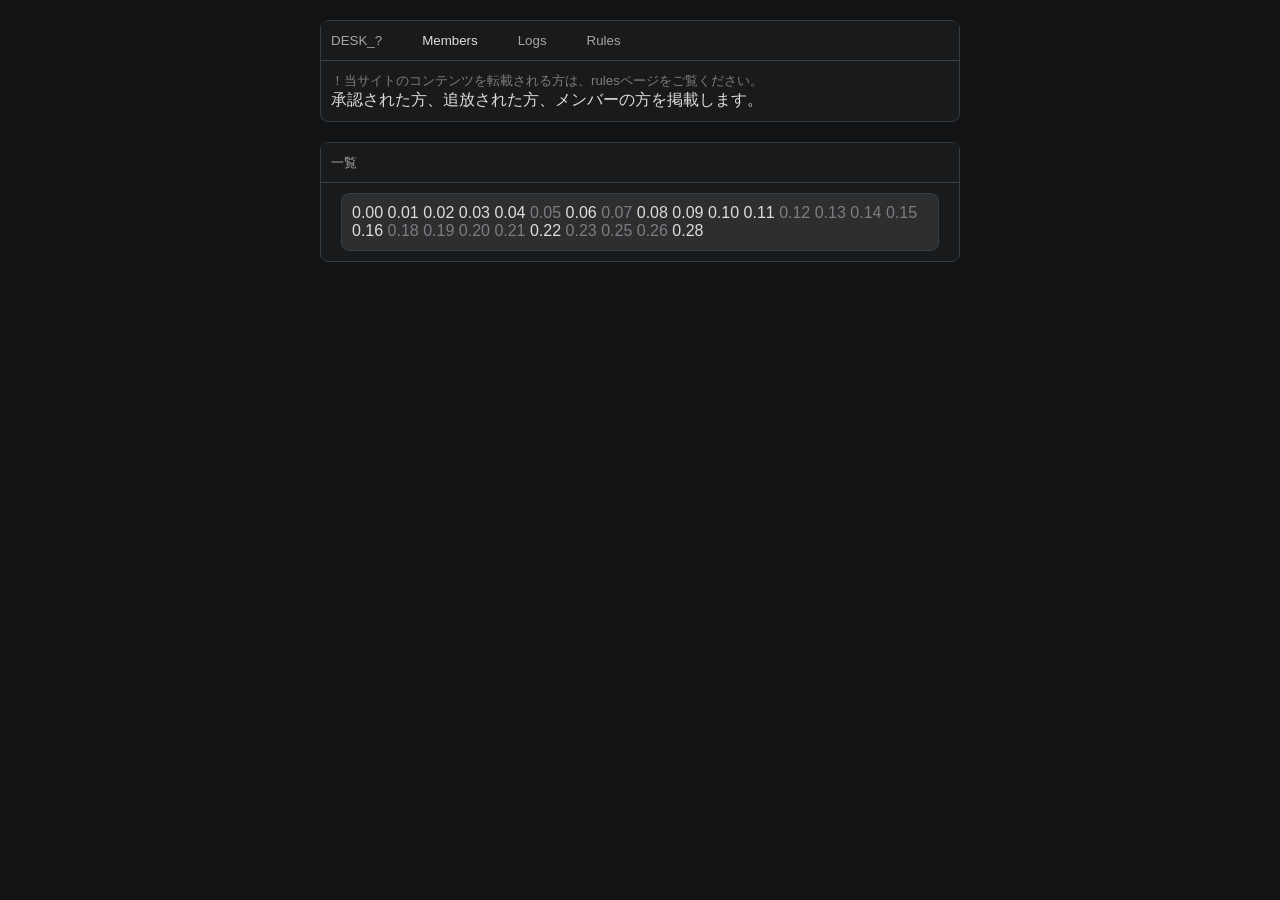
<file: members/members.html>
<!DOCTYPE html>
<html lang="ja">

<head>
    <meta charset="UTF-8">
    <meta name="theme-color" content="#000000">
    <meta name="viewport" content="width=device-width, initial-scale=1.0">
    <meta name="description" content="DESKとはDESKが求める知性、感性、感受、感覚、痛みを、持つ方々のための場です。DESKは主にDiscordサーバーでのメンバー同士の相互なる認識を提供します。">
    <title>DESK members</title>
    <link rel="stylesheet" href="../style.css">
    <link rel="icon" href="../favicon.png" type="image/png">
</head>

<body class="font">
    <div class="AboutDesk">

        <div class="AboutDeskLeft"></div>

        <div class="AboutDeskCenterBlanc">
            <div class="AboutDeskCenter">
                <header class="Header">
                    <button class="HButton" onclick="location.href='../index.html'">DESK_?</button>
                    <button class="HButton" style="color: #dddddd;">Members</button>
                    <button class="HButton" onclick="location.href='../chatlogs/logs.html'">Logs</button>
                    <!-- <button class="HButton" onclick="location.href='works/works.html'">Works</button> -->
                    <button class="HButton" onclick="location.href='../rules/rules.html'">Rules</button>
                </header>
                <div class="left">
                    <small class="gray">！当サイトのコンテンツを転載される方は、rulesページをご覧ください。</small><br>
                    承認された方、追放された方、メンバーの方を掲載します。
                </div>
            </div>
            <div class="AboutDeskCenter">
                <header class="Header">
                    <button class="HButton">一覧</button>
                </header>
                <div class="left">
                    <!--founder moderator member approved(承認) expelled（除籍） resigned（脱退） banned-->
                    <div class="box left">
                        <a class="white pop" tabindex="0">0.00<span class="pop-text gray">status:moderator<br>name:hide<br>discordId:hide</span></a>
                        <a class="white pop" tabindex="0">0.01<span class="pop-text gray">status:moderator<br>name:hide<br>discordId:hide</span></a>
                        <a class="white pop" tabindex="0">0.02<span class="pop-text gray">status:founder<br>name:account._.4<br>discordId:hide</span></a>
                        <a class="white pop" tabindex="0">0.03<span class="pop-text gray">status:member<br>name:hide<br>discordId:hide</span></a>
                        <a class="white pop" tabindex="0">0.04<span class="pop-text gray">status:member<br>name:hide<br>discordId:hide</span></a>
                        <a class="gray pop" tabindex="0">0.05<span class="pop-text gray">status:approved<br>name:hide<br>discordId:hide</span></a>
                        <a class="white pop" tabindex="0">0.06<span class="pop-text gray">status:member<br>name:hide<br>discordId:hide</span></a>
                        <a class="gray pop" tabindex="0">0.07<span class="pop-text gray">status:approved<br>name:hide<br>discordId:hide</span></a>
                        <a class="white pop" tabindex="0">0.08<span class="pop-text gray">status:member<br>name:hide<br>discordId:hide</span></a>
                        <a class="white pop" tabindex="0">0.09<span class="pop-text gray">status:approved<br>name:hide<br>discordId:hide</span></a>
                        <a class="white pop" tabindex="0">0.10<span class="pop-text gray">status:member<br>name:hide<br>discordId:hide</span></a>
                        <a class="white pop" tabindex="0">0.11<span class="pop-text gray">status:approved<br>name:hide<br>discordId:hide</span></a>
                        <a class="gray pop" tabindex="0">0.12<span class="pop-text gray">status:approved<br>name:hide<br>discordId:hide</span></a>
                        <a class="gray pop" tabindex="0">0.13<span class="pop-text gray">status:approved<br>name:hide<br>discordId:hide</span></a>
                        <a class="gray pop" tabindex="0">0.14<span class="pop-text gray">status:approved<br>name:hide<br>discordId:hide</span></a>
                        <a class="gray pop" tabindex="0">0.15<span class="pop-text gray">status:approved<br>name:hide<br>discordId:hide</span></a>
                        <a class="white pop" tabindex="0">0.16<span class="pop-text gray">status:resigned<br>name:hide<br>discordId:hide</span></a>
                        <a class="gray pop" tabindex="0">0.18<span class="pop-text gray">status:approved<br>name:hide<br>discordId:hide</span></a>
                        <a class="gray pop" tabindex="0">0.19<span class="pop-text gray">status:approved<br>name:hide<br>discordId:hide</span></a>
                        <a class="gray pop" tabindex="0">0.20<span class="pop-text gray">status:approved<br>name:hide<br>discordId:hide</span></a>
                        <a class="gray pop" tabindex="0">0.21<span class="pop-text gray">status:approved<br>name:hide<br>discordId:hide</span></a>
                        <a class="white pop" tabindex="0">0.22<span class="pop-text gray">status:member<br>name:hide<br>discordId:hide</span></a>
                        <a class="gray pop" tabindex="0">0.23<span class="pop-text gray">status:approved<br>name:hide<br>discordId:hide</span></a>
                        <a class="gray pop" tabindex="0">0.25<span class="pop-text gray">status:approved<br>name:hide<br>discordId:hide</span></a>
                        <a class="gray pop" tabindex="0">0.26<span class="pop-text gray">status:approved<br>name:hide<br>discordId:hide</span></a>
                        <a class="white pop" tabindex="0">0.28<span class="pop-text gray">status:member<br>name:hide<br>discordId:hide</span></a>
                    </div>
                </div>
            </div>
        </div>
        <div class="AboutDeskRight"></div>

    </div>
</body>
<script src="../script.js"></script>

</html>
</file>
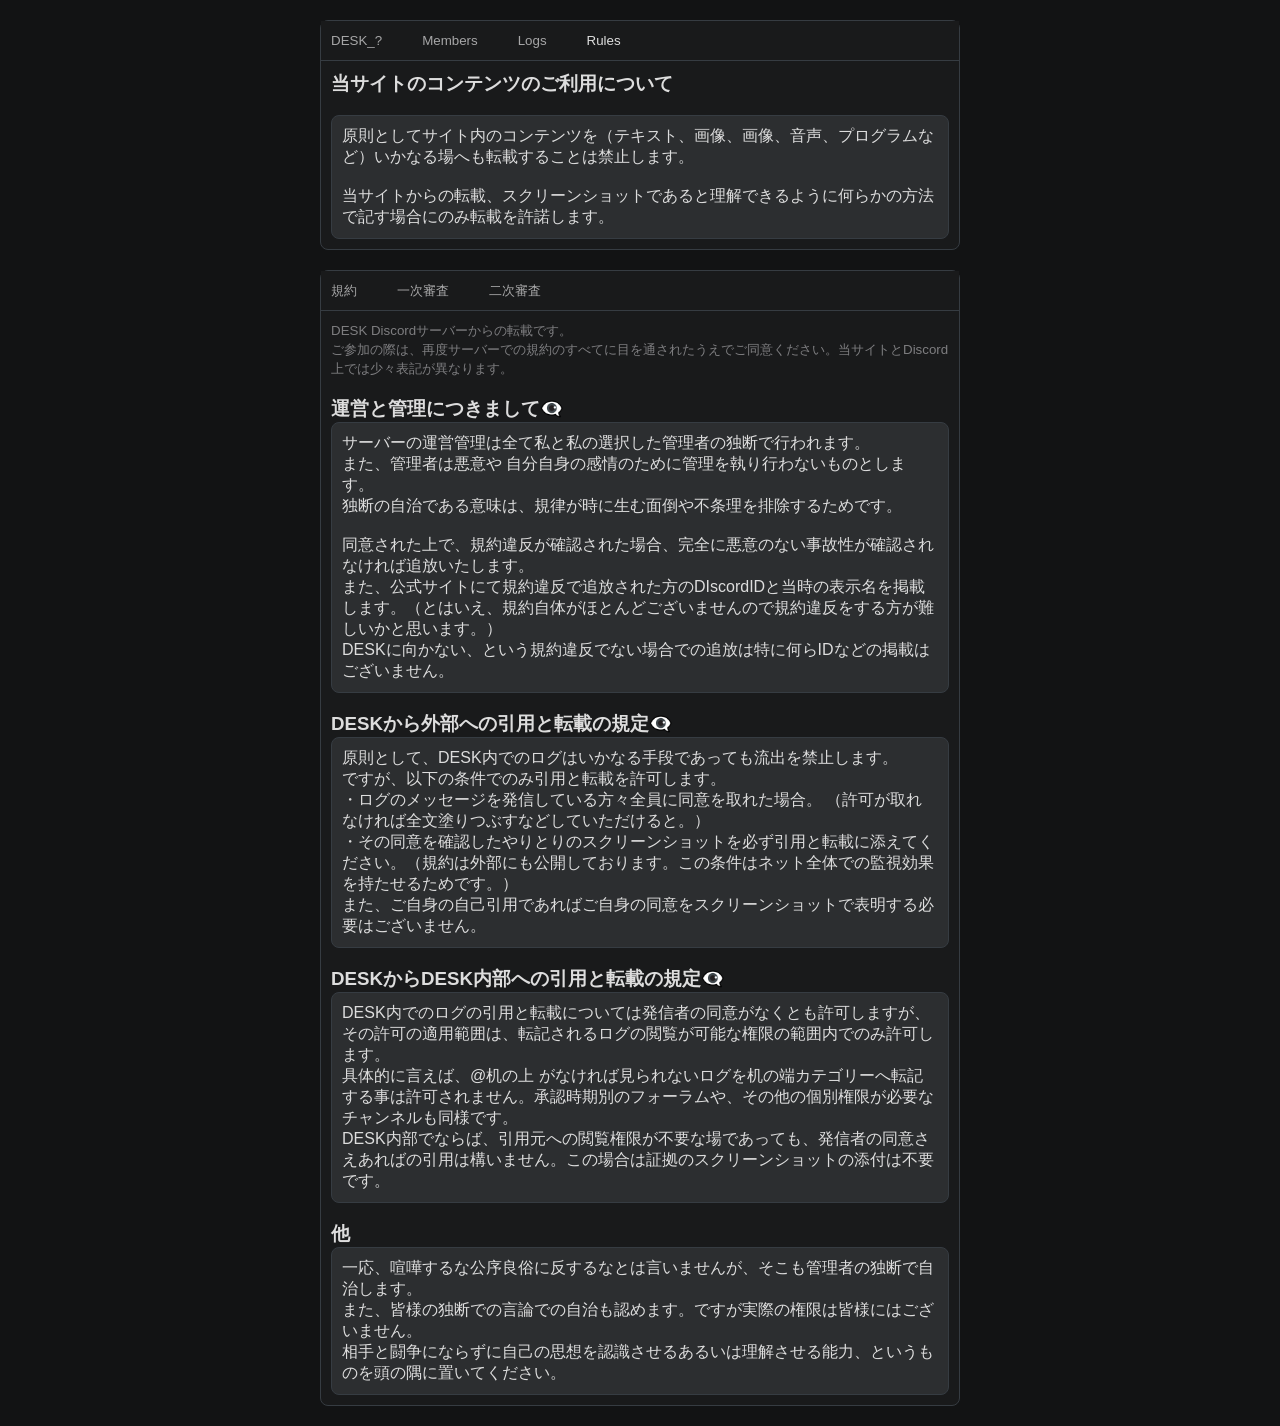
<file: rules/rules.html>
<!DOCTYPE html>
<html lang="ja">

<head>
    <meta charset="UTF-8">
    <meta name="theme-color" content="#000000">
    <meta name="viewport" content="width=device-width, initial-scale=1.0">
    <meta name="description" content="DESKとはDESKが求める知性、感性、感受、感覚、痛みを、持つ方々のための場です。DESKは主にDiscordサーバーでのメンバー同士の相互なる認識を提供します。">
    <title>DESK rules</title>
    <link rel="stylesheet" href="../style.css">
    <link rel="icon" href="../favicon.png" type="image/png">
</head>

<body class="font">
    <div class="AboutDesk">

        <div class="AboutDeskLeft"></div>

        <div class="AboutDeskCenterBlanc">
            <div class="AboutDeskCenter">
                <header class="Header">
                    <button class="HButton" onclick="location.href='../index.html'">DESK_?</button>
                    <button class="HButton" onclick="location.href='../members/members.html'">Members</button>
                    <button class="HButton" onclick="location.href='../chatlogs/logs.html'">Logs</button>
                    <!-- <button class="HButton" onclick="location.href='works/works.html'">Works</button> -->
                    <button class="HButton" style="color: #dddddd;">Rules</button>
                </header>
                <div class="left">
                    <h3>当サイトのコンテンツのご利用について</h1><br>
                        <p class="box">
                            原則としてサイト内のコンテンツを（テキスト、画像、画像、音声、プログラムなど）いかなる場へも転載することは禁止します。<br><br>当サイトからの転載、スクリーンショットであると理解できるように何らかの方法で記す場合にのみ転載を許諾します。
                        </p>
                </div>
            </div>
            <div class="AboutDeskCenter">
                <header class="Header">
                    <button class="HButton" onclick="replaceContent('rules_text.html', 'rules', 'window2')">規約</button>
                    <button class="HButton"
                        onclick="replaceContent('rules_text.html', 'aboutTest1', 'window2')">一次審査</button>
                    <button class="HButton"
                        onclick="replaceContent('rules_text.html', 'aboutTest2', 'window2')">二次審査</button>
                        
                </header>
                <div id="window2">
                    <div class="left">
                        <small class="gray">DESK Discordサーバーからの転載です。<br>ご参加の際は、再度サーバーでの規約のすべてに目を通されたうえでご同意ください。当サイトとDiscord上では少々表記が異なります。</small><br><br>
                        <h3>運営と管理につきまして👁️‍🗨️</h3>
                        <p class="box">サーバーの運営管理は全て私と私の選択した管理者の独断で行われます。<br>また、管理者は悪意や
                            自分自身の感情のために管理を執り行わないものとします。<br>独断の自治である意味は、規律が時に生む面倒や不条理を排除するためです。<br><br>同意された上で、規約違反が確認された場合、完全に悪意のない事故性が確認されなければ追放いたします。<br>また、公式サイトにて規約違反で追放された方のDIscordIDと当時の表示名を掲載します。（とはいえ、規約自体がほとんどございませんので規約違反をする方が難しいかと思います。）<br>DESKに向かない、という規約違反でない場合での追放は特に何らIDなどの掲載はございません。
                        </p><br>
                        <h3>DESKから外部への引用と転載の規定👁️‍🗨️</h3>
                        <p class="box">
                            原則として、DESK内でのログはいかなる手段であっても流出を禁止します。<br>ですが、以下の条件でのみ引用と転載を許可します。<br>・ログのメッセージを発信している方々全員に同意を取れた場合。
                            （許可が取れなければ全文塗りつぶすなどしていただけると。）<br>・その同意を確認したやりとりのスクリーンショットを必ず引用と転載に添えてください。（規約は外部にも公開しております。この条件はネット全体での監視効果を持たせるためです。）<br>また、ご自身の自己引用であればご自身の同意をスクリーンショットで表明する必要はございません。
                        </p><br>
                        <h3>DESKからDESK内部への引用と転載の規定👁️‍🗨️</h3>
                        <p class="box">
                            DESK内でのログの引用と転載については発信者の同意がなくとも許可しますが、その許可の適用範囲は、転記されるログの閲覧が可能な権限の範囲内でのみ許可します。<br>
                            具体的に言えば、@机の上
                            がなければ見られないログを机の端カテゴリーへ転記する事は許可されません。承認時期別のフォーラムや、その他の個別権限が必要なチャンネルも同様です。<br>DESK内部でならば、引用元への閲覧権限が不要な場であっても、発信者の同意さえあればの引用は構いません。この場合は証拠のスクリーンショットの添付は不要です。
                        </p><br>
                        <h3>他</h3>
                        <p class="box">
                            一応、喧嘩するな公序良俗に反するなとは言いませんが、そこも管理者の独断で自治します。<br>また、皆様の独断での言論での自治も認めます。ですが実際の権限は皆様にはございません。<br>相手と闘争にならずに自己の思想を認識させるあるいは理解させる能力、というものを頭の隅に置いてください。
                        </p>
                    </div>
                </div>
            </div>
        </div>
        <div class="AboutDeskRight"></div>

    </div>
</body>
<script src="../script.js"></script>

</html>
</file>
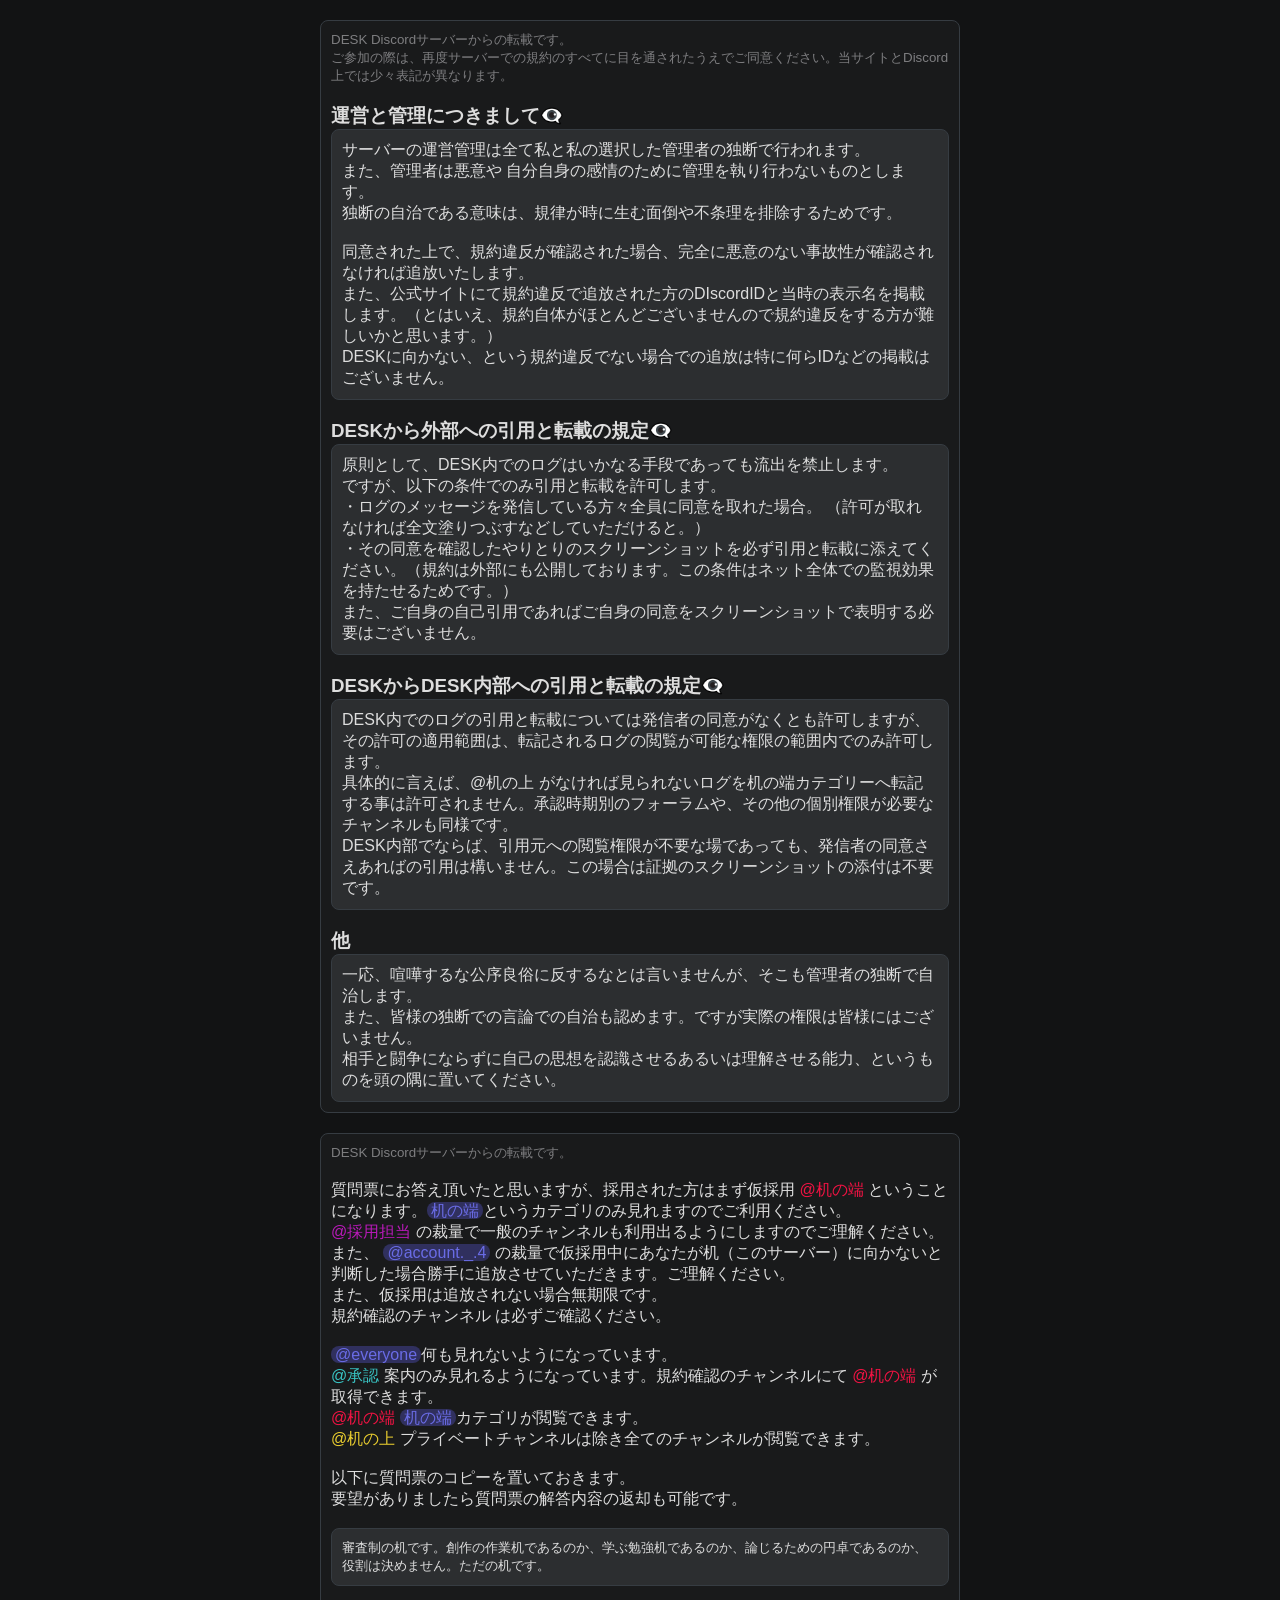
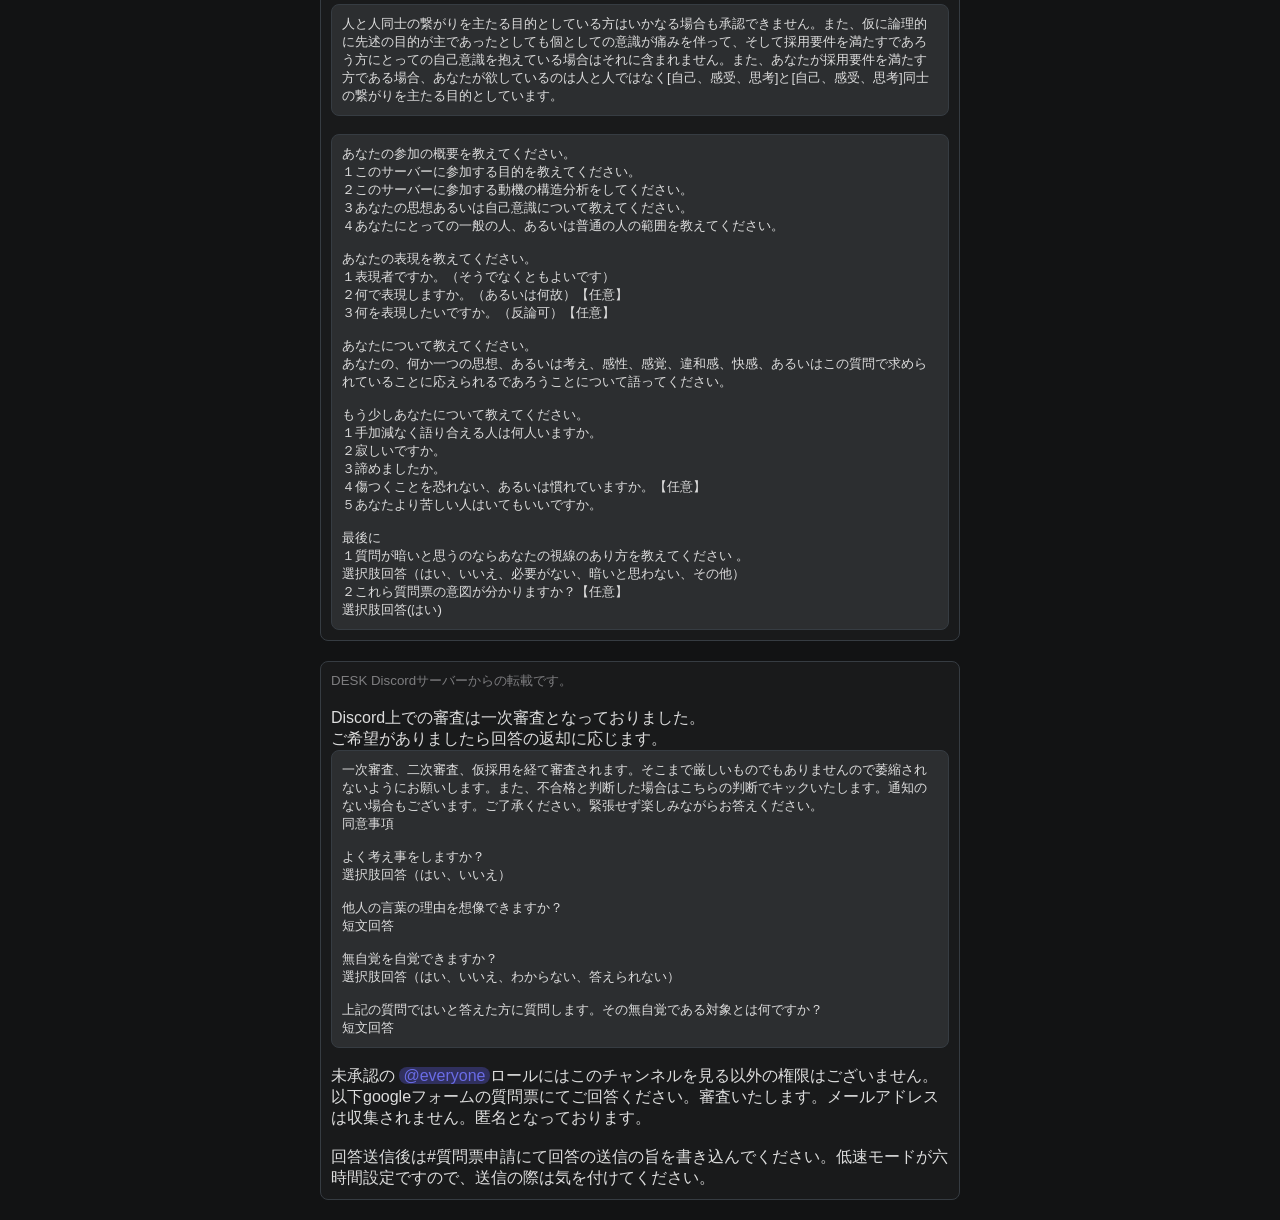
<file: rules/rules_text.html>
<html>

<head>
    <meta charset="UTF-8">
    <meta name="viewport" content="width=device-width, initial-scale=1.0">
    <title>テンプレートてきすとページ</title>
    <link rel="stylesheet" href="../style.css">
</head>

<body class="font">
    <div class="AboutDesk">
        <div class="AboutDeskLeft"></div>
        <div class="AboutDeskCenterBlanc">

            <!--切り替えボタンで送信したIDと一致するタグの子要素が出力先に表示される仕組み。-->
            <!--なのでボタンで指定した切り替えるソースのIDを一致させる。このテンプレの場合<div id="ここ">-->
            <!--次のコメントまでをコピーしてAboutDeskCenter直下に張り付け。-->
            <div class="AboutDeskCenter">

                <div id="rules">
                    <div class="left">
                        <small class="gray">DESK
                            Discordサーバーからの転載です。<br>ご参加の際は、再度サーバーでの規約のすべてに目を通されたうえでご同意ください。当サイトとDiscord上では少々表記が異なります。</small><br><br>
                        <h3>運営と管理につきまして👁️‍🗨️</h3>
                        <p class="box">サーバーの運営管理は全て私と私の選択した管理者の独断で行われます。<br>また、管理者は悪意や
                            自分自身の感情のために管理を執り行わないものとします。<br>独断の自治である意味は、規律が時に生む面倒や不条理を排除するためです。<br><br>同意された上で、規約違反が確認された場合、完全に悪意のない事故性が確認されなければ追放いたします。<br>また、公式サイトにて規約違反で追放された方のDIscordIDと当時の表示名を掲載します。（とはいえ、規約自体がほとんどございませんので規約違反をする方が難しいかと思います。）<br>DESKに向かない、という規約違反でない場合での追放は特に何らIDなどの掲載はございません。
                        </p><br>
                        <h3>DESKから外部への引用と転載の規定👁️‍🗨️</h3>
                        <p class="box">
                            原則として、DESK内でのログはいかなる手段であっても流出を禁止します。<br>ですが、以下の条件でのみ引用と転載を許可します。<br>・ログのメッセージを発信している方々全員に同意を取れた場合。
                            （許可が取れなければ全文塗りつぶすなどしていただけると。）<br>・その同意を確認したやりとりのスクリーンショットを必ず引用と転載に添えてください。（規約は外部にも公開しております。この条件はネット全体での監視効果を持たせるためです。）<br>また、ご自身の自己引用であればご自身の同意をスクリーンショットで表明する必要はございません。
                        </p><br>
                        <h3>DESKからDESK内部への引用と転載の規定👁️‍🗨️</h3>
                        <p class="box">
                            DESK内でのログの引用と転載については発信者の同意がなくとも許可しますが、その許可の適用範囲は、転記されるログの閲覧が可能な権限の範囲内でのみ許可します。<br>
                            具体的に言えば、@机の上
                            がなければ見られないログを机の端カテゴリーへ転記する事は許可されません。承認時期別のフォーラムや、その他の個別権限が必要なチャンネルも同様です。<br>DESK内部でならば、引用元への閲覧権限が不要な場であっても、発信者の同意さえあればの引用は構いません。この場合は証拠のスクリーンショットの添付は不要です。
                        </p><br>
                        <h3>他</h3>
                        <p class="box">
                            一応、喧嘩するな公序良俗に反するなとは言いませんが、そこも管理者の独断で自治します。<br>また、皆様の独断での言論での自治も認めます。ですが実際の権限は皆様にはございません。<br>相手と闘争にならずに自己の思想を認識させるあるいは理解させる能力、というものを頭の隅に置いてください。
                        </p>
                    </div>
                </div>

            </div>
            <!--ここまで-->

            <div class="AboutDeskCenter">

                <div id="aboutTest2">
                    <div class="left">
                        <small class="gray">DESK Discordサーバーからの転載です。<br></small><br>
                        質問票にお答え頂いたと思いますが、採用された方はまず仮採用 <span class="red">@机の端</span> ということになります。<span
                            class="blue">机の端</span>というカテゴリのみ見れますのでご利用ください。<br><span class="purple">@採用担当</span>
                        の裁量で一般のチャンネルも利用出るようにしますのでご理解ください。<br>また、 <span class="blue">@account._.4</span>
                        の裁量で仮採用中にあなたが机（このサーバー）に向かないと判断した場合勝手に追放させていただきます。ご理解ください。<br>また、仮採用は追放されない場合無期限です。<br>⁠規約確認のチャンネル
                        は必ずご確認ください。<br><br><span class="blue">@everyone</span>何も見れないようになっています。<br><span
                            class="cyan">@承認</span> 案内のみ見れるようになっています。規約確認のチャンネルにて <span class="red">@机の端</span>
                        が取得できます。<br><span class="red">@机の端</span> <span class="blue">机の端</span>カテゴリが閲覧できます。<br><span
                            class="yellow">@机の上</span>
                        プライベートチャンネルは除き全てのチャンネルが閲覧できます。<br><br>以下に質問票のコピーを置いておきます。<br>要望がありましたら質問票の解答内容の返却も可能です。
                        <br><br>
                        <div class="box">
                            <small>審査制の机です。創作の作業机であるのか、学ぶ勉強机であるのか、論じるための円卓であるのか、役割は決めません。ただの机です。</small>
                        </div><br>
                        <div class="box">
                            <small>人と人同士の繋がりを主たる目的としている方はいかなる場合も承認できません。また、仮に論理的に先述の目的が主であったとしても個としての意識が痛みを伴って、そして採用要件を満たすであろう方にとっての自己意識を抱えている場合はそれに含まれません。また、あなたが採用要件を満たす方である場合、あなたが欲しているのは人と人ではなく[自己、感受、思考]と[自己、感受、思考]同士の繋がりを主たる目的としています。</small>
                        </div><br>
                        <div class="box">
                            <small>あなたの参加の概要を教えてください。<br>１このサーバーに参加する目的を教えてください。<br>２このサーバーに参加する動機の構造分析をしてください。<br>３あなたの思想あるいは自己意識について教えてください。<br>４あなたにとっての一般の人、あるいは普通の人の範囲を教えてください。<br><br>あなたの表現を教えてください。<br>１表現者ですか。（そうでなくともよいです）
                            <br>２何で表現しますか。（あるいは何故）【任意】<br>３何を表現したいですか。（反論可）【任意】<br><br>あなたについて教えてください。<br>あなたの、何か一つの思想、あるいは考え、感性、感覚、違和感、快感、あるいはこの質問で求められていることに応えられるであろうことについて語ってください。<br><br>もう少しあなたについて教えてください。<br>１手加減なく語り合える人は何人いますか。<br>２寂しいですか。<br>３諦めましたか。<br>４傷つくことを恐れない、あるいは慣れていますか。【任意】<br>５あなたより苦しい人はいてもいいですか。<br><br>最後に<br>１質問が暗いと思うのならあなたの視線のあり方を教えてください
                            。<br>選択肢回答（はい、いいえ、必要がない、暗いと思わない、その他）<br>２これら質問票の意図が分かりますか？【任意】<br>選択肢回答(はい)</small></div>
                    </div>
                </div>

            </div>

            <div class="AboutDeskCenter">

                <div id="aboutTest1">
                    <div class="left">
                        <small class="gray">DESK Discordサーバーからの転載です。<br></small><br>
                        Discord上での審査は一次審査となっておりました。<br>
                        ご希望がありましたら回答の返却に応じます。<br>
                        <div class="box"><small>一次審査、二次審査、仮採用を経て審査されます。そこまで厳しいものでもありませんので萎縮されないようにお願いします。また、不合格と判断した場合はこちらの判断でキックいたします。通知のない場合もございます。ご了承ください。緊張せず楽しみながらお答えください。<br>同意事項<br><br>よく考え事をしますか？<br>選択肢回答（はい、いいえ）<br><br>他人の言葉の理由を想像できますか？<br>短文回答<br><br>無自覚を自覚できますか？<br>選択肢回答（はい、いいえ、わからない、答えられない）<br><br>上記の質問ではいと答えた方に質問します。その無自覚である対象とは何ですか？<br>短文回答</small></div>
                        <br>未承認の
                        <span class="blue">@everyone</span>ロールにはこのチャンネルを見る以外の権限はございません。<br>以下googleフォームの質問票にてご回答ください。審査いたします。メールアドレスは収集されません。匿名となっております。<br><br>回答送信後は#質問票申請にて回答の送信の旨を書き込んでください。低速モードが六時間設定ですので、送信の際は気を付けてください。
                    </div>
                </div>

            </div>

        </div>
        <div class="AboutDeskRight"></div>

    </div>
</body>

</html>
</file>
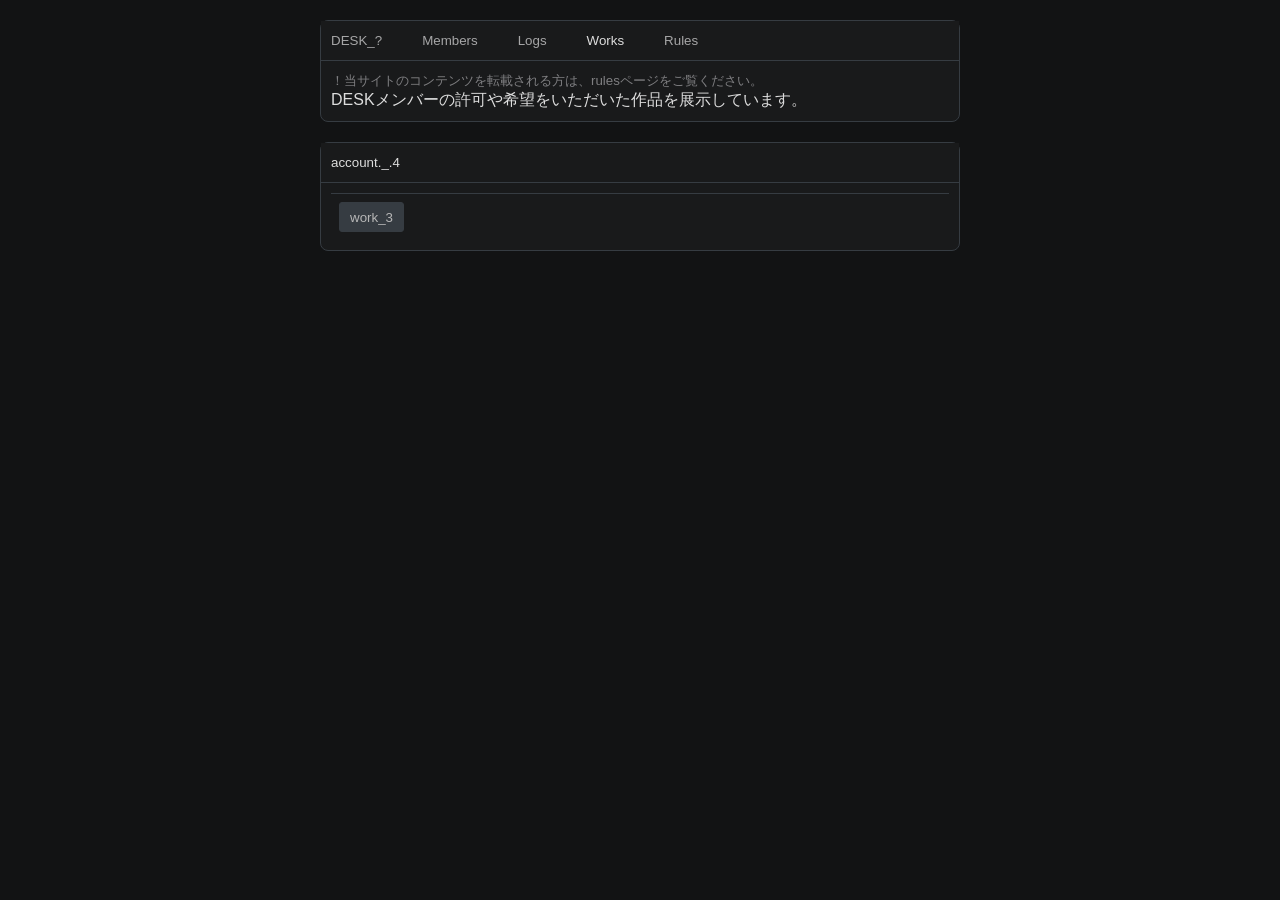
<file: works/works.html>
<!DOCTYPE html>
<html lang="ja">

<head>
    <meta charset="UTF-8">
    <meta name="theme-color" content="#000000">
    <meta name="viewport" content="width=device-width, initial-scale=1.0">
    <meta name="description"
        content="DESKとはDESKが求める知性、感性、感受、感覚、痛みを、持つ方々のための場です。DESKは主にDiscordサーバーでのメンバー同士の相互なる認識を提供します。">
    <title>DESK works</title>
    <link rel="stylesheet" href="../style.css">
    <link rel="icon" href="../favicon.png" type="image/png">
</head>

<body class="font">
    <div class="AboutDesk">

        <div class="AboutDeskLeft"></div>

        <div class="AboutDeskCenterBlanc">
            <div class="AboutDeskCenter">
                <header class="Header">
                    <button class="HButton" onclick="location.href='../index.html'">DESK_?</button>
                    <button class="HButton" onclick="location.href='../members/members.html'">Members</button>
                    <button class="HButton" onclick="location.href='../chatlogs/logs.html'">Logs</button>
                    <button class="HButton" style="color: #dddddd;">Works</button>
                    <button class="HButton" onclick="location.href='../rules/rules.html'">Rules</button>
                </header>
                <div class="left">
                    <small class="gray">！当サイトのコンテンツを転載される方は、rulesページをご覧ください。</small><br>
                    DESKメンバーの許可や希望をいただいた作品を展示しています。<br>
                </div>
            </div>
            <div class="AboutDeskCenter">
                <header class="Header">
                    <button class="HButton" style="color: #dddddd;">account._.4</button>
                </header>
                <div class="left" id="account_4">
                    <div class="TLine">
                        <button class="SButton" onclick="replaceContent('account_4/work_3.html', 'ac4_work_3', 'account_4_work_3')">work_3</button>
                        <div id="account_4_work_3" class="time"></div>
                    </div>
                </div>
            </div>
        </div>
        <div class="AboutDeskRight"></div>

    </div>
</body>
<script src="../script.js"></script>
<script src="account_4/diary.js"></script>

</html>
</file>
<file: style.css>
* {
    margin: 0;
    padding: 0;
    box-sizing: border-box;
}

html {
    background-color: #121314;
}

/**/
a {
    color: #3d8ce6;
    text-decoration: none;
}

a:hover {
    text-decoration: underline;
}

.font,
.ADHButton {
    font-family: "gg sans", "Noto Sans", "Segoe UI", "Helvetica Neue", Arial, "Hiragino Kaku Gothic ProN", "ヒラギノ角ゴ ProN W3", Meiryo, sans-serif;
}

.Header {
    height: 40px;
    width: 100%;
    display: flex;
    gap: 30px;
    background-color: #191a1b;
    border-bottom: 1px solid #363c42;
    text-align: right;
    line-height: 40px;
    box-sizing: border-box;
}

.HButton {
    display: inline-block;
    background-color: transparent;
    border: none;
    color: #a6a6a7;
    margin: 0px 0px 0px 10px;
}

.HButton:hover {
    display: inline-block;
    color: #dddddd;
    text-decoration: underline;
}

.AboutDesk {
    display: flex;
    width: 100%;
    min-height: 100vh;
}

.AboutDeskLeft,
.AboutDeskRight {
    width: 25%;
    flex-shrink: 0;
    background-color: #121314;
    font-family: "Yu Mincho", "游明朝", "Hiragino Mincho ProN", serif;
}

.selnoback::selection{
    background-color: #ff00009c;
}

.hide {
    color: #00000020;
}

.hide::selection {
    background-color: #ff0000;
    color: #000000;
}

.hide::-webkit-selection {
    background-color: #ff0000;
    color: #000000;
}

.AboutDeskLeft {
    text-align: left;
}

.AboutDeskRight {
    text-align: right;
}

.AboutDeskCenterBlanc {
    flex: 1;
    background-color: #121314;
    color: #dddddd;
}

.AboutDeskCenter {
    flex: 1;
    background-color: #191a1b;
    border: 1.5px solid #363c42;
    border-radius: 8px;
    color: #dddddd;
    margin: 20px 0px 20px 0px;
}

/*行揃え*/
.center {
    text-align: center;
    margin: 10px 10px 10px 10px;
}

.left {
    text-align: left;
    margin: 10px 10px 10px 10px;
}

.right {
    text-align: right;
    margin: 10px 10px 10px 10px;
}

/*上下マージンなしの揃え*/
.ncenter {
    text-align: center;
    margin: 0px 10px 0px 10px;
}

.nleft {
    text-align: left;
    margin: 0px 10px 0px 10px;
}

.nright {
    text-align: right;
    margin: 0px 10px 0px 10px;
}

/*縦書き揃え*/
.rl {
    writing-mode: vertical-rl;
    margin: 10px 10px 10px 10px;
}

.lr {
    writing-mode: vertical-lr;
    margin: 10px 10px 10px 10px;
}

/*コンテンツの配置制御*/
.jfl {
    justify-content: flex-start;
    display: flex;
    margin: 10px 10px 10px 10px;
}

.jfr {
    justify-content: flex-end;
    display: flex;
    margin: 10px 10px 10px 10px;
}

.jfc {
    justify-content: center;
    display: flex;
    margin: 10px 10px 10px 10px;
}

/*テキストボックス表示*/
.box {
    border: 1px solid #363c42;
    border-radius: 8px;
    background-color: #2c2e30;
    padding: 10px;
    position: relative;
    display: block;
}

/*メンバー用のポップ*/
.pop {
    position: relative;
    display: inline-block;
    cursor: pointer;
}

.pop-text {
    display: none;
    padding: 5px 10px;
    border-radius: 8px;
    border: 1px solid #363c42;
    background-color: #191a1b;
    position: absolute;
    z-index: 9999;
}

.pop:focus .pop-text {
    display: block;
}

/*color*/
.red {
    color: rgb(240, 19, 67);
}

.yellow {
    color: rgb(233, 205, 47);
}
.purple {
    color: rgb(185, 25, 185);
}

.cyan {
    color: rgb(57, 197, 197);
}

.green{
    color: #37ec6d;
}

.white {
    color: #dddddd;
}

.gray {
    color: #7e7e80;
}

.black {
    color: #000000;
}

.kaze{
    color:#227cc5;
}

.lemon{
    color: #e7e7c2;
}

/*メンションやチャンネル*/
.blue {
    color: rgb(106, 108, 230);
    background-color: rgb(48, 48, 94);
    border-radius: 8px;
    padding: 0px 4px;
}

.ban {
    text-decoration: line-through solid red;
}

.noise {
    filter: url(#noise);
}
/*区切り線*/
.TLine{
    border-top: 1px solid #363c42;
    padding: 8px 0px;
}

/*チャットログ用装飾*/
/*すれぬし*/
.nusi {
    background-color: #bbcfe9;
    color: #062b55;
    font-size: 60%;
    border-radius: 3px;
    padding: 0px 3px 0px 3px;
}

.time {
    color: #7e7e80;
    font-size: 70%;
}
/*リアクション*/
.react{
    border-radius: 8px;
    padding: 0px 3px;
    background-color: #3a3939;
    color: #7e7e80;
}
/*リプライ*/
.rp{
    font-size: 70%;
}

.fit {
    display: block;
    height: 250px;
    border-radius: 16px;
    max-width: 100%;
    margin: 10px 0;
}
/*画像挿入*/
.fitmini {
    display: block;
    height: 200px;
    border-radius: 16px;
    max-width: 100%;
    margin: 10px 0;
}
/*ログボダン*/
.LButton {
    background-color: transparent;
    border: 0px;
    color: #a0a3a7;
}

.LButton:hover {
    color: #dddddd;
    text-decoration: underline;
}

@media (max-width: 768px) {

    /*スマホ表示*/
    .AboutDeskLeft,
    .AboutDeskRight,
    .ADHLeft,
    .ADHRight {
        display: none;
    }
}

@media (min-width: 769px) {

    /* PC非表示 */
    .ADHHButton {
        display: none;
    }
}

.loading {
  color: #b6b6b6;
  animation: blink 0.9s infinite;
}

@keyframes blink {
  0% {
    opacity: 1;
  }
  50% {
    opacity: 0.4;
  }
  100% {
    opacity: 1; 
  }
}

/*検索ボタン*/
.SButton{
    padding: 1px 10px;
    border-radius:3px;
    border: 1px solid #363c42;
    background-color: #363c42;
    margin-left: 8px;
    color: #b6b6b6;
    height: 30px;
}

.SButton:focus{
    border: 1px solid #363c42;
    background-color: #191c1f;
    color: #818181;
}

.input{
    background-color: transparent;
    border-radius: 3px;
    border: 1px solid #363c42;
    color: #b6b6b6;
    width: 150px;
    height: 30px;
    padding: 2px 5px;
    margin: 5px 0px;
}

.input:focus{
    outline: none;
    border-radius: 3px;
    border:1px solid#7e7e80;
    color: #b6b6b6;
}
</file>
